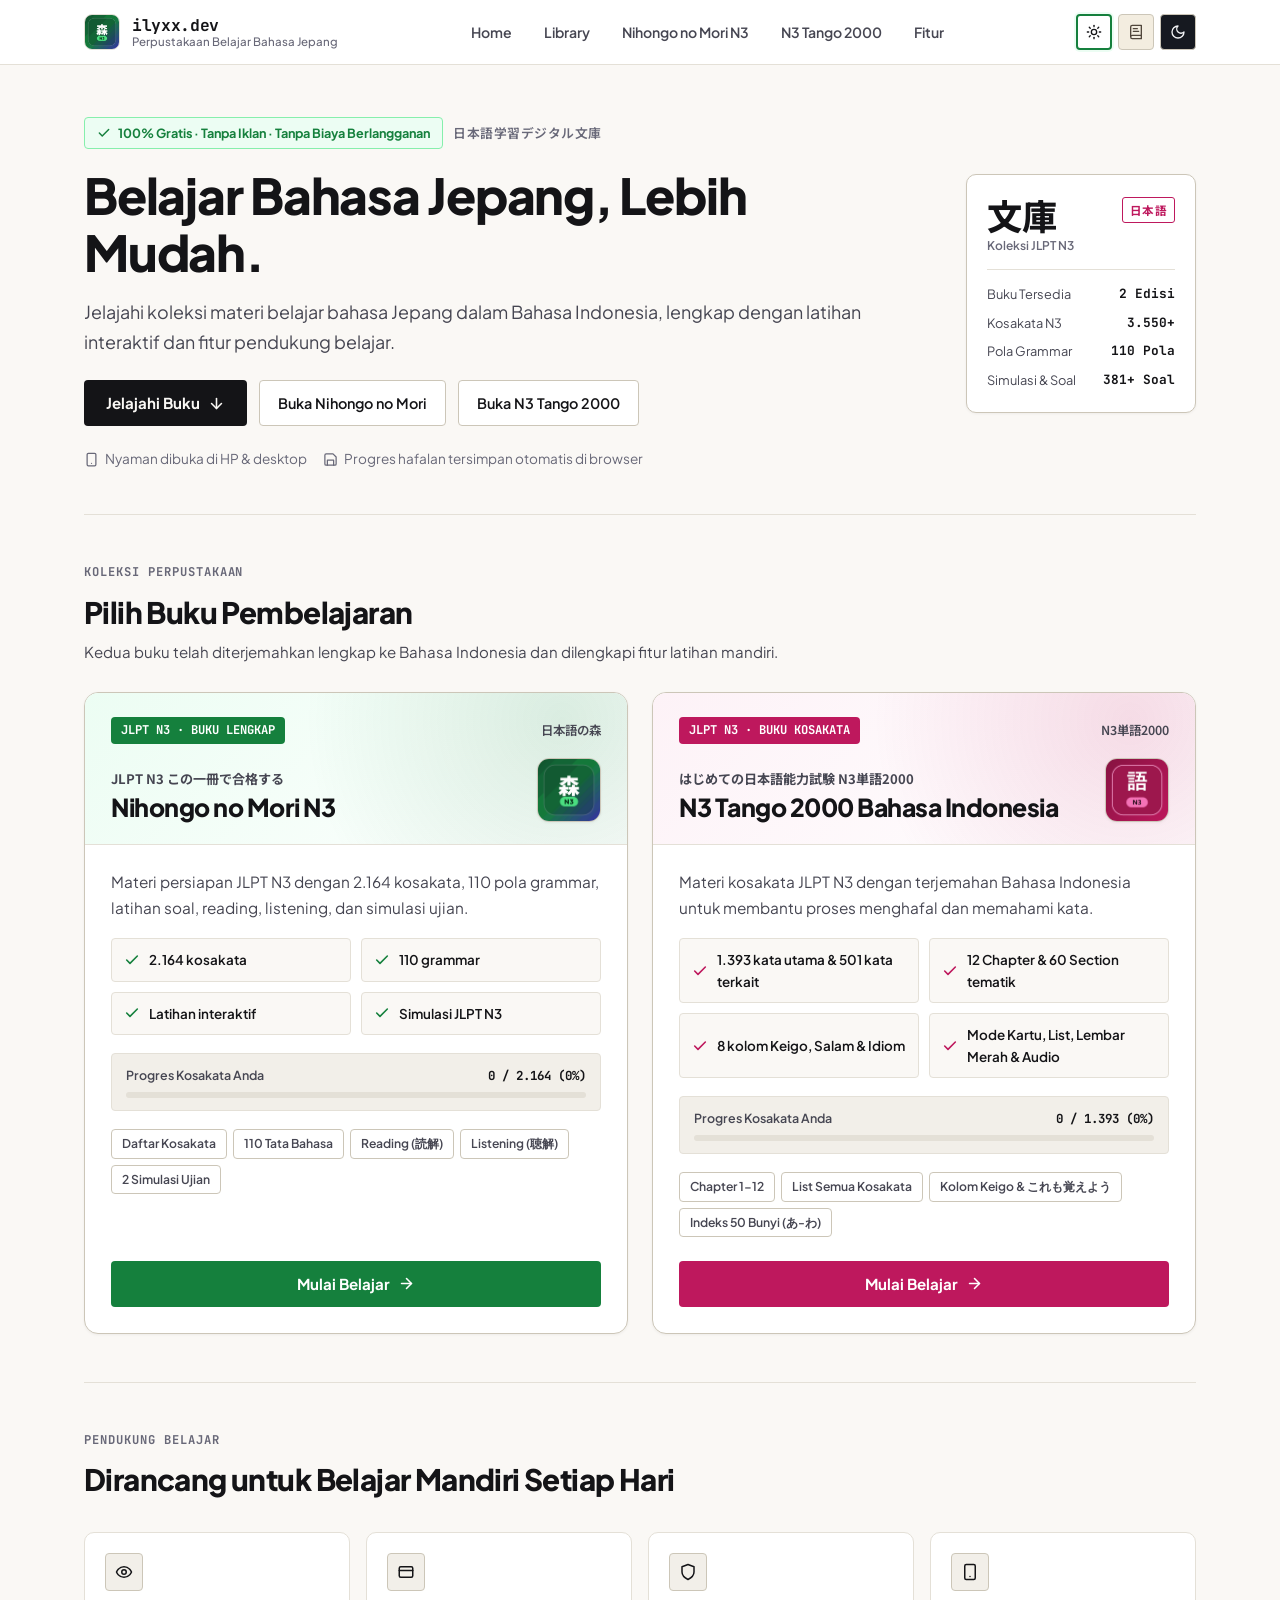
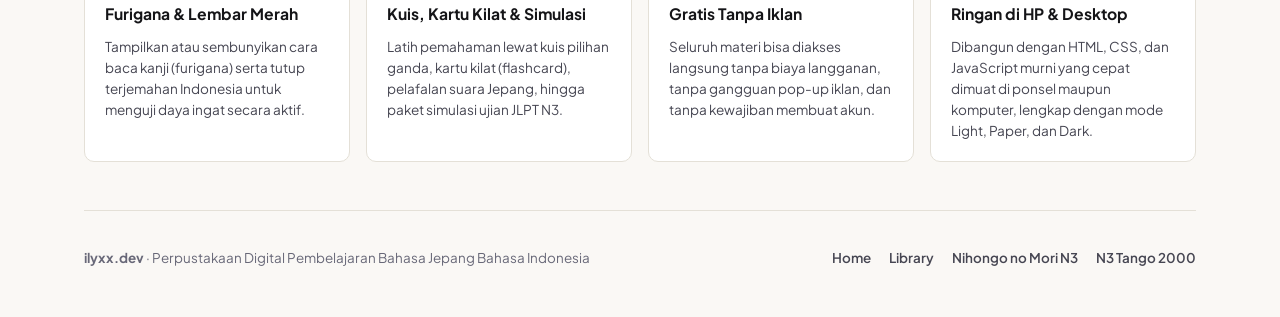
<file: index.html>
<!DOCTYPE html>
<html lang="id" data-theme="light">
<head>
  <!-- Google tag (gtag.js) -->
  <script async src="https://www.googletagmanager.com/gtm.js?id=GTM-WZNWR75Q"></script>
  <script>
    window.dataLayer = window.dataLayer || [];
    function gtag(){dataLayer.push(arguments);}
    gtag('js', new Date());
  </script>
  <meta charset="UTF-8">
  <meta name="viewport" content="width=device-width, initial-scale=1.0">
  <title>ilyxx.dev | Perpustakaan Digital Belajar Bahasa Jepang Bahasa Indonesia</title>
  <meta name="description" content="Jelajahi koleksi materi belajar bahasa Jepang dalam Bahasa Indonesia di ilyxx.dev: Nihongo no Mori JLPT N3 dan N3 Tango 2000, lengkap dengan latihan interaktif, furigana, kuis, dan simulasi ujian.">
  <meta name="theme-color" content="#141417">
  <link rel="icon" type="image/png" sizes="512x512" href="assets/images/logo-icon.png">
  <link rel="apple-touch-icon" href="assets/images/logo-icon.png">
  <meta property="og:type" content="website">
  <meta property="og:site_name" content="ilyxx.dev · Perpustakaan Belajar Bahasa Jepang">
  <meta property="og:url" content="https://ilyxx.dev/">
  <meta property="og:title" content="ilyxx.dev | Belajar Bahasa Jepang, Lebih Mudah.">
  <meta property="og:description" content="Jelajahi koleksi materi belajar bahasa Jepang dalam Bahasa Indonesia, lengkap dengan latihan interaktif dan fitur pendukung belajar. Gratis tanpa iklan.">
  <meta property="og:image" content="https://ilyxx.dev/assets/images/og-banner.png">
  <meta property="og:image:secure_url" content="https://ilyxx.dev/assets/images/og-banner.png">
  <meta property="og:image:type" content="image/png">
  <meta property="og:image:width" content="1200">
  <meta property="og:image:height" content="630">
  <meta property="og:image:alt" content="ilyxx.dev Perpustakaan Digital Belajar Bahasa Jepang">
  <meta property="og:locale" content="id_ID">
  <meta name="twitter:card" content="summary_large_image">
  <meta name="twitter:title" content="ilyxx.dev | Belajar Bahasa Jepang, Lebih Mudah.">
  <meta name="twitter:description" content="Jelajahi koleksi materi belajar bahasa Jepang dalam Bahasa Indonesia, lengkap dengan latihan interaktif dan fitur pendukung belajar.">
  <meta name="twitter:image" content="https://ilyxx.dev/assets/images/og-banner.png">
  <link rel="preconnect" href="https://fonts.googleapis.com">
  <link rel="preconnect" href="https://fonts.gstatic.com" crossorigin>
  <link href="https://fonts.googleapis.com/css2?family=JetBrains+Mono:wght@400;500;600;700&family=Noto+Sans+JP:wght@400;500;700;800&family=Plus+Jakarta+Sans:wght@400;500;600;700;800&display=swap" rel="stylesheet">
  <script>
    (function () {
      try {
        var t = localStorage.getItem("jlpt_n3_theme");
        if (t === "paper" || t === "dark" || t === "light") {
          document.documentElement.setAttribute("data-theme", t);
        }
      } catch (_) {}
    })();
  </script>
  <style>
    :root,
    [data-theme="light"] {
      --bg: #FAF8F5;
      --surface: #FFFFFF;
      --surface-subtle: #F2EFE9;
      --surface-hover: #EAE5DC;
      --ink: #141417;
      --ink-secondary: #464652;
      --ink-muted: #686878;
      --border: #E4E0D7;
      --border-strong: #CCC6B8;

      --mori: #15803D;
      --mori-hover: #166534;
      --mori-soft: #ECFDF3;
      --mori-border: #86EFAC;

      --tango: #BE185D;
      --tango-hover: #9D174D;
      --tango-soft: #FDF2F7;
      --tango-border: #F9A8D4;

      --accent: #141417;
      --on-accent: #FFFFFF;

      --shadow-sm: 0 1px 3px rgba(20, 20, 23, 0.05);
      --shadow-md: 0 10px 28px -6px rgba(20, 20, 23, 0.08);
      --shadow-lg: 0 22px 48px -12px rgba(20, 20, 23, 0.14);

      --font-sans: "Plus Jakarta Sans", -apple-system, BlinkMacSystemFont, "Segoe UI", Roboto, sans-serif;
      --font-jp: "Noto Sans JP", "Hiragino Kaku Gothic ProN", "Yu Gothic UI", "Meiryo", sans-serif;
      --font-mono: "JetBrains Mono", ui-monospace, SFMono-Regular, Consolas, monospace;

      --radius-sm: 4px;
      --radius-md: 10px;
      --radius-lg: 14px;
      --t-fast: 160ms cubic-bezier(0.22, 1, 0.36, 1);
      --t-med: 260ms cubic-bezier(0.22, 1, 0.36, 1);
    }

    [data-theme="paper"] {
      --bg: #F3EDE0;
      --surface: #FCF9F2;
      --surface-subtle: #EBE2D0;
      --surface-hover: #E1D6C0;
      --ink: #1F1C18;
      --ink-secondary: #51473C;
      --ink-muted: #6E6153;
      --border: #DDD2BE;
      --border-strong: #C4B59B;

      --mori: #166534;
      --mori-hover: #14532D;
      --mori-soft: #E6F4EA;
      --mori-border: #86EFAC;

      --tango: #A61B52;
      --tango-hover: #881342;
      --tango-soft: #F7E6EC;
      --tango-border: #F472B6;

      --accent: #1F1C18;
      --on-accent: #FCF9F2;
    }

    [data-theme="dark"] {
      --bg: #0E1014;
      --surface: #161920;
      --surface-subtle: #1D212A;
      --surface-hover: #252A36;
      --ink: #F3F4F6;
      --ink-secondary: #B6BCC8;
      --ink-muted: #8E96A6;
      --border: #262B37;
      --border-strong: #383F50;

      --mori: #22C55E;
      --mori-hover: #4ADE80;
      --mori-soft: rgba(34, 197, 94, 0.14);
      --mori-border: rgba(74, 222, 128, 0.38);

      --tango: #F472B6;
      --tango-hover: #F9A8D4;
      --tango-soft: rgba(244, 114, 182, 0.15);
      --tango-border: rgba(244, 114, 182, 0.38);

      --accent: #F3F4F6;
      --on-accent: #0E1014;
      --shadow-sm: 0 1px 3px rgba(0, 0, 0, 0.35);
      --shadow-md: 0 12px 32px -6px rgba(0, 0, 0, 0.55);
      --shadow-lg: 0 24px 52px -12px rgba(0, 0, 0, 0.7);
    }

    *, *::before, *::after { box-sizing: border-box; }

    html {
      font-size: 16px;
      scroll-behavior: smooth;
      -webkit-text-size-adjust: 100%;
    }

    body {
      margin: 0;
      background: var(--bg);
      color: var(--ink);
      font-family: var(--font-sans);
      line-height: 1.6;
      overflow-x: clip;
      transition: background var(--t-med), color var(--t-med);
    }

    a { color: inherit; text-decoration: none; }
    button { font-family: inherit; color: inherit; cursor: pointer; }

    :focus-visible {
      outline: 2px solid var(--mori);
      outline-offset: 2px;
    }

    .skip-link {
      position: fixed;
      top: -100px;
      left: 16px;
      z-index: 999;
      padding: 10px 16px;
      background: var(--ink);
      color: var(--bg);
      border-radius: var(--radius-sm);
      font-weight: 700;
      transition: top var(--t-fast);
    }
    .skip-link:focus { top: 12px; }

    /* ---------- Top Navbar ---------- */
    .navbar {
      position: sticky;
      top: 0;
      z-index: 100;
      background: var(--surface);
      border-bottom: 1px solid var(--border);
    }

    .navbar-inner {
      max-width: 1160px;
      margin: 0 auto;
      height: 64px;
      padding: 0 24px;
      display: flex;
      align-items: center;
      justify-content: space-between;
      gap: 16px;
    }

    .brand {
      display: inline-flex;
      align-items: center;
      gap: 12px;
    }

    .brand-logo {
      width: 36px;
      height: 36px;
      border-radius: 8px;
      object-fit: cover;
      border: 1px solid var(--border);
      flex-shrink: 0;
    }

    .brand-text {
      display: flex;
      flex-direction: column;
      line-height: 1.15;
    }

    .brand-name {
      font-family: var(--font-mono);
      font-size: 1.02rem;
      font-weight: 700;
      letter-spacing: -0.02em;
    }

    .brand-tag {
      font-size: 0.72rem;
      color: var(--ink-muted);
      font-weight: 500;
    }

    .nav-links {
      display: flex;
      align-items: center;
      gap: 6px;
    }

    .nav-item {
      display: inline-flex;
      align-items: center;
      gap: 6px;
      height: 38px;
      padding: 0 13px;
      border-radius: var(--radius-sm);
      font-size: 0.88rem;
      font-weight: 600;
      color: var(--ink-secondary);
      transition: background var(--t-fast), color var(--t-fast);
    }
    .nav-item:hover {
      background: var(--surface-subtle);
      color: var(--ink);
    }

    .nav-right {
      display: flex;
      align-items: center;
      gap: 10px;
    }

    .theme-squares {
      display: inline-flex;
      align-items: center;
      gap: 6px;
    }

    .square-mode-btn {
      width: 36px;
      height: 36px;
      padding: 0;
      display: inline-flex;
      align-items: center;
      justify-content: center;
      border: 1px solid var(--border-strong);
      border-radius: var(--radius-sm);
      background: var(--surface);
      color: var(--ink-secondary);
      transition: border-color var(--t-fast), transform var(--t-fast);
    }
    .square-mode-btn[data-set-theme="light"] { background: #FFFFFF; color: #141417; }
    .square-mode-btn[data-set-theme="paper"] { background: #F3EDE0; color: #51473C; }
    .square-mode-btn[data-set-theme="dark"] { background: #161920; color: #F3F4F6; }
    .square-mode-btn:hover { border-color: var(--ink); }
    .square-mode-btn[aria-pressed="true"] {
      border: 2px solid var(--mori);
      box-shadow: 0 0 0 2px var(--mori-soft);
    }

    .mobile-menu-btn {
      display: none;
      width: 38px;
      height: 38px;
      align-items: center;
      justify-content: center;
      border: 1px solid var(--border-strong);
      border-radius: var(--radius-sm);
      background: var(--surface);
    }

    .mobile-nav-drawer {
      display: none;
      padding: 12px 20px 18px;
      background: var(--surface);
      border-bottom: 1px solid var(--border);
      flex-direction: column;
      gap: 6px;
    }
    .mobile-nav-drawer.is-open { display: flex; }

    /* ---------- Main Container ---------- */
    .container {
      max-width: 1160px;
      margin: 0 auto;
      padding: 0 24px;
    }

    /* ---------- Hero Section ---------- */
    .hero {
      padding: 52px 0 44px;
      border-bottom: 1px solid var(--border);
    }

    .hero-grid {
      display: grid;
      grid-template-columns: 1fr auto;
      align-items: center;
      gap: 36px;
    }

    .hero-meta-row {
      display: flex;
      flex-wrap: wrap;
      align-items: center;
      gap: 10px;
      margin-bottom: 18px;
    }

    .badge-free {
      display: inline-flex;
      align-items: center;
      gap: 7px;
      padding: 5px 12px;
      border-radius: var(--radius-sm);
      background: var(--mori-soft);
      border: 1px solid var(--mori-border);
      color: var(--mori);
      font-size: 0.79rem;
      font-weight: 700;
    }

    .badge-jp {
      font-family: var(--font-jp);
      font-size: 0.8rem;
      font-weight: 600;
      color: var(--ink-muted);
      letter-spacing: 0.04em;
    }

    .hero-title {
      margin: 0 0 16px;
      font-size: clamp(2rem, 4.2vw, 3.1rem);
      font-weight: 800;
      line-height: 1.15;
      letter-spacing: -0.025em;
      color: var(--ink);
    }

    .hero-sub {
      margin: 0 0 24px;
      max-width: 62ch;
      font-size: clamp(1rem, 1.5vw, 1.12rem);
      color: var(--ink-secondary);
      line-height: 1.65;
    }

    .hero-actions {
      display: flex;
      flex-wrap: wrap;
      align-items: center;
      gap: 12px;
      margin-bottom: 22px;
    }

    .btn-primary {
      display: inline-flex;
      align-items: center;
      justify-content: center;
      gap: 8px;
      height: 46px;
      padding: 0 22px;
      border-radius: var(--radius-sm);
      background: var(--ink);
      color: var(--bg);
      font-size: 0.94rem;
      font-weight: 700;
      transition: opacity var(--t-fast), transform var(--t-fast);
    }
    .btn-primary:hover {
      opacity: 0.9;
      transform: translateY(-1px);
    }

    .btn-outline {
      display: inline-flex;
      align-items: center;
      justify-content: center;
      gap: 8px;
      height: 46px;
      padding: 0 18px;
      border-radius: var(--radius-sm);
      border: 1px solid var(--border-strong);
      background: var(--surface);
      color: var(--ink);
      font-size: 0.9rem;
      font-weight: 600;
      transition: border-color var(--t-fast), background var(--t-fast);
    }
    .btn-outline:hover {
      border-color: var(--ink);
      background: var(--surface-subtle);
    }

    .hero-notice {
      margin: 0;
      font-size: 0.85rem;
      color: var(--ink-muted);
      display: flex;
      flex-wrap: wrap;
      align-items: center;
      gap: 16px;
    }
    .hero-notice-item {
      display: inline-flex;
      align-items: center;
      gap: 6px;
    }

    /* Editorial Japanese Stamp Panel on Right of Hero */
    .hero-stamp {
      display: flex;
      flex-direction: column;
      justify-content: space-between;
      width: 230px;
      padding: 22px 20px;
      background: var(--surface);
      border: 1px solid var(--border-strong);
      border-radius: var(--radius-md);
      box-shadow: var(--shadow-sm);
    }

    .stamp-top {
      display: flex;
      align-items: flex-start;
      justify-content: space-between;
      gap: 10px;
      padding-bottom: 14px;
      border-bottom: 1px solid var(--border);
    }

    .stamp-kanji {
      font-family: var(--font-jp);
      font-size: 2.2rem;
      font-weight: 800;
      line-height: 1;
      color: var(--ink);
    }

    .stamp-seal {
      padding: 3px 7px;
      border: 1.5px solid var(--tango);
      border-radius: 3px;
      color: var(--tango);
      font-family: var(--font-jp);
      font-size: 0.72rem;
      font-weight: 700;
      letter-spacing: 0.04em;
    }

    .stamp-stats {
      display: flex;
      flex-direction: column;
      gap: 8px;
      margin-top: 14px;
      font-size: 0.8rem;
    }

    .stamp-stat-row {
      display: flex;
      justify-content: space-between;
      color: var(--ink-secondary);
    }
    .stamp-stat-row strong {
      font-family: var(--font-mono);
      color: var(--ink);
    }

    /* ---------- Library Section ---------- */
    .section-block {
      padding: 48px 0;
      border-bottom: 1px solid var(--border);
    }

    .section-head {
      display: flex;
      flex-wrap: wrap;
      align-items: flex-end;
      justify-content: space-between;
      gap: 16px;
      margin-bottom: 28px;
    }

    .section-kicker {
      font-family: var(--font-mono);
      font-size: 0.76rem;
      font-weight: 700;
      text-transform: uppercase;
      letter-spacing: 0.08em;
      color: var(--ink-muted);
      margin-bottom: 6px;
    }

    .section-title {
      margin: 0;
      font-size: clamp(1.4rem, 2.5vw, 1.85rem);
      font-weight: 800;
      letter-spacing: -0.02em;
    }

    .section-sub {
      margin: 4px 0 0;
      font-size: 0.94rem;
      color: var(--ink-secondary);
    }

    .library-grid {
      display: grid;
      grid-template-columns: repeat(2, minmax(0, 1fr));
      gap: 24px;
    }

    .book-card {
      display: flex;
      flex-direction: column;
      background: var(--surface);
      border: 1px solid var(--border-strong);
      border-radius: var(--radius-lg);
      overflow: hidden;
      box-shadow: var(--shadow-sm);
      transition: transform var(--t-med), box-shadow var(--t-med), border-color var(--t-fast);
    }

    .book-card:hover {
      transform: translateY(-3px);
      box-shadow: var(--shadow-lg);
    }

    .book-card-mori:hover { border-color: var(--mori); }
    .book-card-tango:hover { border-color: var(--tango); }

    /* Original Abstract Book Cover Artwork */
    .book-cover {
      position: relative;
      padding: 24px 26px 22px;
      border-bottom: 1px solid var(--border);
      overflow: hidden;
    }

    .book-cover-mori {
      background:
        radial-gradient(circle at 88% 18%, rgba(21, 128, 61, 0.14), transparent 52%),
        linear-gradient(135deg, var(--mori-soft) 0%, var(--surface) 100%);
    }

    .book-cover-tango {
      background:
        radial-gradient(circle at 88% 18%, rgba(190, 24, 93, 0.14), transparent 52%),
        linear-gradient(135deg, var(--tango-soft) 0%, var(--surface) 100%);
    }

    .cover-top-row {
      display: flex;
      align-items: center;
      justify-content: space-between;
      gap: 10px;
      margin-bottom: 14px;
      position: relative;
      z-index: 1;
    }

    .cover-level-pill {
      display: inline-flex;
      align-items: center;
      gap: 6px;
      padding: 4px 10px;
      border-radius: var(--radius-sm);
      font-family: var(--font-mono);
      font-size: 0.76rem;
      font-weight: 700;
    }

    .pill-mori {
      background: var(--mori);
      color: #FFFFFF;
    }

    .pill-tango {
      background: var(--tango);
      color: #FFFFFF;
    }

    .cover-edition {
      font-family: var(--font-jp);
      font-size: 0.78rem;
      font-weight: 600;
      color: var(--ink-secondary);
    }

    .cover-art-layout {
      display: flex;
      align-items: flex-end;
      justify-content: space-between;
      gap: 16px;
      position: relative;
      z-index: 1;
    }

    .cover-jp-kicker {
      font-family: var(--font-jp);
      font-size: 0.82rem;
      font-weight: 700;
      color: var(--ink-secondary);
      margin-bottom: 4px;
    }

    .cover-main-title {
      margin: 0;
      font-size: 1.55rem;
      font-weight: 800;
      line-height: 1.2;
      letter-spacing: -0.02em;
      color: var(--ink);
    }

    .cover-monogram {
      width: 64px;
      height: 64px;
      flex-shrink: 0;
      border-radius: 12px;
      display: flex;
      flex-direction: column;
      align-items: center;
      justify-content: center;
      font-family: var(--font-jp);
      border: 1px solid var(--border-strong);
      background: var(--surface);
      box-shadow: var(--shadow-sm);
    }

    .cover-monogram-kanji {
      font-size: 1.45rem;
      font-weight: 800;
      line-height: 1.05;
    }
    .cover-monogram-sub {
      font-family: var(--font-mono);
      font-size: 0.66rem;
      font-weight: 700;
      color: var(--ink-muted);
    }

    /* Card Body */
    .book-body {
      padding: 24px 26px 26px;
      display: flex;
      flex-direction: column;
      flex: 1;
      gap: 18px;
    }

    .book-desc {
      margin: 0;
      font-size: 0.96rem;
      color: var(--ink-secondary);
      line-height: 1.65;
    }

    .highlights-grid {
      display: grid;
      grid-template-columns: repeat(2, minmax(0, 1fr));
      gap: 10px;
    }

    .highlight-item {
      display: flex;
      align-items: center;
      gap: 9px;
      padding: 10px 12px;
      border-radius: var(--radius-sm);
      background: var(--bg);
      border: 1px solid var(--border);
      font-size: 0.84rem;
      font-weight: 600;
      color: var(--ink);
    }

    .hl-dot-mori { color: var(--mori); flex-shrink: 0; }
    .hl-dot-tango { color: var(--tango); flex-shrink: 0; }

    /* Live Browser Progress Box inside Book Card */
    .book-progress-box {
      padding: 12px 14px;
      border-radius: var(--radius-sm);
      background: var(--surface-subtle);
      border: 1px solid var(--border);
      display: flex;
      flex-direction: column;
      gap: 6px;
    }

    .book-progress-top {
      display: flex;
      justify-content: space-between;
      align-items: baseline;
      font-size: 0.78rem;
    }

    .book-progress-label {
      font-weight: 600;
      color: var(--ink-secondary);
    }

    .book-progress-val {
      font-family: var(--font-mono);
      font-weight: 700;
      color: var(--ink);
    }

    .book-progress-track {
      height: 6px;
      border-radius: 999px;
      background: var(--border);
      overflow: hidden;
    }

    .book-progress-fill-mori {
      height: 100%;
      width: 0%;
      background: var(--mori);
      border-radius: 999px;
      transition: width 300ms ease;
    }

    .book-progress-fill-tango {
      height: 100%;
      width: 0%;
      background: var(--tango);
      border-radius: 999px;
      transition: width 300ms ease;
    }

    .book-quick-links {
      display: flex;
      flex-wrap: wrap;
      gap: 6px;
    }

    .quick-chip {
      padding: 4px 10px;
      border-radius: var(--radius-sm);
      border: 1px solid var(--border-strong);
      background: var(--surface);
      font-size: 0.76rem;
      font-weight: 600;
      color: var(--ink-secondary);
      transition: border-color var(--t-fast), color var(--t-fast);
    }
    .quick-chip:hover {
      border-color: var(--ink);
      color: var(--ink);
    }

    .book-footer {
      margin-top: auto;
      padding-top: 6px;
      display: flex;
      align-items: center;
      gap: 12px;
    }

    .btn-book {
      flex: 1;
      height: 46px;
      display: inline-flex;
      align-items: center;
      justify-content: center;
      gap: 8px;
      border-radius: var(--radius-sm);
      font-size: 0.94rem;
      font-weight: 700;
      color: #FFFFFF;
      transition: background var(--t-fast), transform var(--t-fast);
    }
    .btn-book:hover { transform: translateY(-1px); }

    .btn-book-mori { background: #15803D; }
    .btn-book-mori:hover { background: #166534; }

    .btn-book-tango { background: #BE185D; }
    .btn-book-tango:hover { background: #9D174D; }

    /* ---------- Features Section ---------- */
    .features-grid {
      display: grid;
      grid-template-columns: repeat(4, minmax(0, 1fr));
      gap: 16px;
    }

    .feature-card {
      padding: 20px;
      background: var(--surface);
      border: 1px solid var(--border);
      border-radius: var(--radius-md);
      display: flex;
      flex-direction: column;
      gap: 10px;
    }

    .feature-icon {
      width: 38px;
      height: 38px;
      border-radius: var(--radius-sm);
      background: var(--surface-subtle);
      border: 1px solid var(--border-strong);
      display: inline-flex;
      align-items: center;
      justify-content: center;
      color: var(--ink);
    }

    .feature-title {
      margin: 0;
      font-size: 0.98rem;
      font-weight: 700;
    }

    .feature-desc {
      margin: 0;
      font-size: 0.85rem;
      color: var(--ink-secondary);
      line-height: 1.55;
    }

    /* ---------- Footer ---------- */
    .footer {
      padding: 36px 0 48px;
      color: var(--ink-muted);
      font-size: 0.84rem;
    }

    .footer-inner {
      display: flex;
      flex-wrap: wrap;
      align-items: center;
      justify-content: space-between;
      gap: 16px;
    }

    .footer-links {
      display: flex;
      flex-wrap: wrap;
      gap: 18px;
      font-weight: 600;
      color: var(--ink-secondary);
    }
    .footer-links a:hover {
      color: var(--ink);
      text-decoration: underline;
    }

    /* ---------- Responsive ---------- */
    @media (max-width: 960px) {
      .hero-grid { grid-template-columns: 1fr; }
      .hero-stamp { width: 100%; flex-direction: row; align-items: center; gap: 20px; }
      .stamp-top { border-bottom: none; padding-bottom: 0; }
      .stamp-stats { margin-top: 0; flex: 1; }
      .library-grid { grid-template-columns: 1fr; }
      .features-grid { grid-template-columns: repeat(2, minmax(0, 1fr)); }
    }

    @media (max-width: 680px) {
      .navbar-inner { padding: 0 16px; }
      .container { padding: 0 16px; }
      .nav-links { display: none; }
      .mobile-menu-btn { display: inline-flex; }
      .hero { padding: 34px 0 32px; }
      .hero-stamp { flex-direction: column; align-items: stretch; }
      .highlights-grid { grid-template-columns: 1fr; }
      .features-grid { grid-template-columns: 1fr; }
      .book-cover, .book-body { padding: 20px 18px; }
    }

    @media (prefers-reduced-motion: reduce) {
      *, *::before, *::after {
        transition-duration: 0.01ms !important;
        animation-duration: 0.01ms !important;
        scroll-behavior: auto !important;
      }
    }
  </style>
</head>
<body id="home">
  <a href="#main-content" class="skip-link">Langsung ke isi utama</a>

  <!-- Navbar -->
  <header class="navbar" role="banner">
    <div class="navbar-inner">
      <a href="#home" class="brand" aria-label="Beranda ilyxx.dev">
        <img src="assets/images/logo-icon.png" alt="Logo ilyxx.dev" class="brand-logo" width="36" height="36">
        <span class="brand-text">
          <span class="brand-name">ilyxx.dev</span>
          <span class="brand-tag">Perpustakaan Belajar Bahasa Jepang</span>
        </span>
      </a>

      <nav class="nav-links" aria-label="Navigasi utama">
        <a href="#home" class="nav-item">Home</a>
        <a href="#library" class="nav-item">Library</a>
        <a href="nihongo-no-mori/" class="nav-item" data-book-link="nihongo-no-mori/">Nihongo no Mori N3</a>
        <a href="n3-tango/" class="nav-item" data-book-link="n3-tango/">N3 Tango 2000</a>
        <a href="#fitur" class="nav-item">Fitur</a>
      </nav>

      <div class="nav-right">
        <div class="theme-squares" role="group" aria-label="Pilih mode tampilan">
          <button type="button" class="square-mode-btn" data-set-theme="light" aria-pressed="true" aria-label="Mode Light (Terang)" title="Mode Light (Terang)">
            <svg width="16" height="16" viewBox="0 0 24 24" fill="none" stroke="currentColor" stroke-width="2" stroke-linecap="round" stroke-linejoin="round" aria-hidden="true"><circle cx="12" cy="12" r="4"/><path d="M12 2v2"/><path d="M12 20v2"/><path d="m4.93 4.93 1.41 1.41"/><path d="m17.66 17.66 1.41 1.41"/><path d="M2 12h2"/><path d="M20 12h2"/><path d="m6.34 17.66-1.41 1.41"/><path d="m19.07 4.93-1.41 1.41"/></svg>
          </button>
          <button type="button" class="square-mode-btn" data-set-theme="paper" aria-pressed="false" aria-label="Mode Paper (Kertas)" title="Mode Paper (Kertas)">
            <svg width="16" height="16" viewBox="0 0 24 24" fill="none" stroke="currentColor" stroke-width="2" stroke-linecap="round" stroke-linejoin="round" aria-hidden="true"><path d="M4 19.5v-15A2.5 2.5 0 0 1 6.5 2H20v20H6.5a2.5 2.5 0 0 1 0-5H20"/><path d="M8 7h6"/><path d="M8 11h8"/></svg>
          </button>
          <button type="button" class="square-mode-btn" data-set-theme="dark" aria-pressed="false" aria-label="Mode Dark (Gelap)" title="Mode Dark (Gelap)">
            <svg width="16" height="16" viewBox="0 0 24 24" fill="none" stroke="currentColor" stroke-width="2" stroke-linecap="round" stroke-linejoin="round" aria-hidden="true"><path d="M12 3a6 6 0 0 0 9 9 9 9 0 1 1-9-9Z"/></svg>
          </button>
        </div>

        <button type="button" class="mobile-menu-btn" id="btn-mobile-menu" aria-label="Buka menu navigasi" aria-expanded="false" aria-controls="mobile-nav-drawer">
          <svg width="18" height="18" viewBox="0 0 24 24" fill="none" stroke="currentColor" stroke-width="2" stroke-linecap="round" stroke-linejoin="round" aria-hidden="true"><line x1="3" y1="6" x2="21" y2="6"/><line x1="3" y1="12" x2="21" y2="12"/><line x1="3" y1="18" x2="21" y2="18"/></svg>
        </button>
      </div>
    </div>

    <nav class="mobile-nav-drawer" id="mobile-nav-drawer" aria-label="Navigasi seluler">
      <a href="#home" class="nav-item">Home</a>
      <a href="#library" class="nav-item">Library (Koleksi Buku)</a>
      <a href="nihongo-no-mori/" class="nav-item" data-book-link="nihongo-no-mori/">Buku 1: Nihongo no Mori N3</a>
      <a href="n3-tango/" class="nav-item" data-book-link="n3-tango/">Buku 2: N3 Tango 2000 Bahasa Indonesia</a>
      <a href="#fitur" class="nav-item">Fitur Pembelajaran</a>
    </nav>
  </header>

  <!-- Main Content -->
  <main id="main-content" class="container">
    <!-- Hero Section -->
    <section class="hero" aria-labelledby="hero-heading">
      <div class="hero-grid">
        <div>
          <div class="hero-meta-row">
            <span class="badge-free">
              <svg width="14" height="14" viewBox="0 0 24 24" fill="none" stroke="currentColor" stroke-width="2.5" stroke-linecap="round" stroke-linejoin="round" aria-hidden="true"><polyline points="20 6 9 17 4 12"/></svg>
              <span>100% Gratis &middot; Tanpa Iklan &middot; Tanpa Biaya Berlangganan</span>
            </span>
            <span class="badge-jp">日本語学習デジタル文庫</span>
          </div>

          <h1 id="hero-heading" class="hero-title">Belajar Bahasa Jepang, Lebih Mudah.</h1>
          <p class="hero-sub">
            Jelajahi koleksi materi belajar bahasa Jepang dalam Bahasa Indonesia, lengkap dengan latihan interaktif dan fitur pendukung belajar.
          </p>

          <div class="hero-actions">
            <a href="#library" class="btn-primary">
              <span>Jelajahi Buku</span>
              <svg width="17" height="17" viewBox="0 0 24 24" fill="none" stroke="currentColor" stroke-width="2.2" stroke-linecap="round" stroke-linejoin="round" aria-hidden="true"><line x1="12" y1="5" x2="12" y2="19"/><polyline points="19 12 12 19 5 12"/></svg>
            </a>
            <a href="nihongo-no-mori/" class="btn-outline" data-book-link="nihongo-no-mori/">Buka Nihongo no Mori</a>
            <a href="n3-tango/" class="btn-outline" data-book-link="n3-tango/">Buka N3 Tango 2000</a>
          </div>

          <div class="hero-notice">
            <span class="hero-notice-item">
              <svg width="15" height="15" viewBox="0 0 24 24" fill="none" stroke="currentColor" stroke-width="2" stroke-linecap="round" stroke-linejoin="round" aria-hidden="true"><rect x="5" y="2" width="14" height="20" rx="2"/><line x1="12" y1="18" x2="12.01" y2="18"/></svg>
              <span>Nyaman dibuka di HP &amp; desktop</span>
            </span>
            <span class="hero-notice-item">
              <svg width="15" height="15" viewBox="0 0 24 24" fill="none" stroke="currentColor" stroke-width="2" stroke-linecap="round" stroke-linejoin="round" aria-hidden="true"><path d="M19 21H5a2 2 0 0 1-2-2V5a2 2 0 0 1 2-2h11l5 5v11a2 2 0 0 1-2 2z"/><polyline points="17 21 17 13 7 13 7 21"/></svg>
              <span>Progres hafalan tersimpan otomatis di browser</span>
            </span>
          </div>
        </div>

        <aside class="hero-stamp" aria-label="Ringkasan koleksi">
          <div class="stamp-top">
            <div>
              <div class="stamp-kanji">文庫</div>
              <div style="font-size:0.75rem;color:var(--ink-muted);margin-top:4px;font-weight:600">Koleksi JLPT N3</div>
            </div>
            <span class="stamp-seal">日本語</span>
          </div>
          <div class="stamp-stats">
            <div class="stamp-stat-row"><span>Buku Tersedia</span><strong>2 Edisi</strong></div>
            <div class="stamp-stat-row"><span>Kosakata N3</span><strong>3.550+</strong></div>
            <div class="stamp-stat-row"><span>Pola Grammar</span><strong>110 Pola</strong></div>
            <div class="stamp-stat-row"><span>Simulasi &amp; Soal</span><strong>381+ Soal</strong></div>
          </div>
        </aside>
      </div>
    </section>

    <!-- Library Section -->
    <section id="library" class="section-block" aria-labelledby="library-heading">
      <div class="section-head">
        <div>
          <div class="section-kicker">Koleksi Perpustakaan</div>
          <h2 id="library-heading" class="section-title">Pilih Buku Pembelajaran</h2>
          <p class="section-sub">Kedua buku telah diterjemahkan lengkap ke Bahasa Indonesia dan dilengkapi fitur latihan mandiri.</p>
        </div>
      </div>

      <div class="library-grid">
        <!-- CARD 1: Nihongo no Mori N3 -->
        <article class="book-card book-card-mori">
          <div class="book-cover book-cover-mori">
            <div class="cover-top-row">
              <span class="cover-level-pill pill-mori">JLPT N3 &middot; BUKU LENGKAP</span>
              <span class="cover-edition">日本語の森</span>
            </div>
            <div class="cover-art-layout">
              <div>
                <div class="cover-jp-kicker">JLPT N3 この一冊で合格する</div>
                <h3 class="cover-main-title">Nihongo no Mori N3</h3>
              </div>
              <img src="assets/images/logo-icon.png" alt="Logo Nihongo no Mori N3" class="cover-monogram" width="64" height="64" loading="lazy">
            </div>
          </div>

          <div class="book-body">
            <p class="book-desc">
              Materi persiapan JLPT N3 dengan 2.164 kosakata, 110 pola grammar, latihan soal, reading, listening, dan simulasi ujian.
            </p>

            <div class="highlights-grid" aria-label="Fitur utama Nihongo no Mori N3">
              <div class="highlight-item">
                <svg class="hl-dot-mori" width="16" height="16" viewBox="0 0 24 24" fill="none" stroke="currentColor" stroke-width="2.4" stroke-linecap="round" stroke-linejoin="round" aria-hidden="true"><polyline points="20 6 9 17 4 12"/></svg>
                <span>2.164 kosakata</span>
              </div>
              <div class="highlight-item">
                <svg class="hl-dot-mori" width="16" height="16" viewBox="0 0 24 24" fill="none" stroke="currentColor" stroke-width="2.4" stroke-linecap="round" stroke-linejoin="round" aria-hidden="true"><polyline points="20 6 9 17 4 12"/></svg>
                <span>110 grammar</span>
              </div>
              <div class="highlight-item">
                <svg class="hl-dot-mori" width="16" height="16" viewBox="0 0 24 24" fill="none" stroke="currentColor" stroke-width="2.4" stroke-linecap="round" stroke-linejoin="round" aria-hidden="true"><polyline points="20 6 9 17 4 12"/></svg>
                <span>Latihan interaktif</span>
              </div>
              <div class="highlight-item">
                <svg class="hl-dot-mori" width="16" height="16" viewBox="0 0 24 24" fill="none" stroke="currentColor" stroke-width="2.4" stroke-linecap="round" stroke-linejoin="round" aria-hidden="true"><polyline points="20 6 9 17 4 12"/></svg>
                <span>Simulasi JLPT N3</span>
              </div>
            </div>

            <div class="book-progress-box">
              <div class="book-progress-top">
                <span class="book-progress-label">Progres Kosakata Anda</span>
                <span class="book-progress-val" id="mori-prog-text">0 / 2.164 (0%)</span>
              </div>
              <div class="book-progress-track" aria-hidden="true">
                <div class="book-progress-fill-mori" id="mori-prog-fill"></div>
              </div>
            </div>

            <div class="book-quick-links" aria-label="Pintasan bab Nihongo no Mori">
              <a href="nihongo-no-mori/?bab=vocab-list" class="quick-chip" data-book-link="nihongo-no-mori/?bab=vocab-list">Daftar Kosakata</a>
              <a href="nihongo-no-mori/?bab=grammar-part-1" class="quick-chip" data-book-link="nihongo-no-mori/?bab=grammar-part-1">110 Tata Bahasa</a>
              <a href="nihongo-no-mori/?bab=reading" class="quick-chip" data-book-link="nihongo-no-mori/?bab=reading">Reading (読解)</a>
              <a href="nihongo-no-mori/?bab=listening" class="quick-chip" data-book-link="nihongo-no-mori/?bab=listening">Listening (聴解)</a>
              <a href="nihongo-no-mori/?bab=mock-exam-1" class="quick-chip" data-book-link="nihongo-no-mori/?bab=mock-exam-1">2 Simulasi Ujian</a>
            </div>

            <div class="book-footer">
              <a href="nihongo-no-mori/" class="btn-book btn-book-mori" data-book-link="nihongo-no-mori/">
                <span>Mulai Belajar</span>
                <svg width="17" height="17" viewBox="0 0 24 24" fill="none" stroke="currentColor" stroke-width="2.2" stroke-linecap="round" stroke-linejoin="round" aria-hidden="true"><line x1="5" y1="12" x2="19" y2="12"/><polyline points="12 5 19 12 12 19"/></svg>
              </a>
            </div>
          </div>
        </article>

        <!-- CARD 2: N3 Tango 2000 Bahasa Indonesia -->
        <article class="book-card book-card-tango">
          <div class="book-cover book-cover-tango">
            <div class="cover-top-row">
              <span class="cover-level-pill pill-tango">JLPT N3 &middot; BUKU KOSAKATA</span>
              <span class="cover-edition">N3単語2000</span>
            </div>
            <div class="cover-art-layout">
              <div>
                <div class="cover-jp-kicker">はじめての日本語能力試験 N3単語2000</div>
                <h3 class="cover-main-title">N3 Tango 2000 Bahasa Indonesia</h3>
              </div>
              <img src="assets/images/tango-icon.png" alt="Logo N3 Tango 2000" class="cover-monogram" width="64" height="64" loading="lazy">
            </div>
          </div>

          <div class="book-body">
            <p class="book-desc">
              Materi kosakata JLPT N3 dengan terjemahan Bahasa Indonesia untuk membantu proses menghafal dan memahami kata.
            </p>

            <div class="highlights-grid" aria-label="Fitur utama N3 Tango 2000 Bahasa Indonesia">
              <div class="highlight-item">
                <svg class="hl-dot-tango" width="16" height="16" viewBox="0 0 24 24" fill="none" stroke="currentColor" stroke-width="2.4" stroke-linecap="round" stroke-linejoin="round" aria-hidden="true"><polyline points="20 6 9 17 4 12"/></svg>
                <span>1.393 kata utama &amp; 501 kata terkait</span>
              </div>
              <div class="highlight-item">
                <svg class="hl-dot-tango" width="16" height="16" viewBox="0 0 24 24" fill="none" stroke="currentColor" stroke-width="2.4" stroke-linecap="round" stroke-linejoin="round" aria-hidden="true"><polyline points="20 6 9 17 4 12"/></svg>
                <span>12 Chapter &amp; 60 Section tematik</span>
              </div>
              <div class="highlight-item">
                <svg class="hl-dot-tango" width="16" height="16" viewBox="0 0 24 24" fill="none" stroke="currentColor" stroke-width="2.4" stroke-linecap="round" stroke-linejoin="round" aria-hidden="true"><polyline points="20 6 9 17 4 12"/></svg>
                <span>8 kolom Keigo, Salam &amp; Idiom</span>
              </div>
              <div class="highlight-item">
                <svg class="hl-dot-tango" width="16" height="16" viewBox="0 0 24 24" fill="none" stroke="currentColor" stroke-width="2.4" stroke-linecap="round" stroke-linejoin="round" aria-hidden="true"><polyline points="20 6 9 17 4 12"/></svg>
                <span>Mode Kartu, List, Lembar Merah &amp; Audio</span>
              </div>
            </div>

            <div class="book-progress-box">
              <div class="book-progress-top">
                <span class="book-progress-label">Progres Kosakata Anda</span>
                <span class="book-progress-val" id="tango-prog-text">0 / 1.393 (0%)</span>
              </div>
              <div class="book-progress-track" aria-hidden="true">
                <div class="book-progress-fill-tango" id="tango-prog-fill"></div>
              </div>
            </div>

            <div class="book-quick-links" aria-label="Pintasan bagian N3 Tango 2000">
              <a href="n3-tango/#ch1" class="quick-chip" data-book-link="n3-tango/#ch1">Chapter 1-12</a>
              <a href="n3-tango/#all" class="quick-chip" data-book-link="n3-tango/#all">List Semua Kosakata</a>
              <a href="n3-tango/#bonus-comm-1" class="quick-chip" data-book-link="n3-tango/#bonus-comm-1">Kolom Keigo &amp; これも覚えよう</a>
              <a href="n3-tango/#index" class="quick-chip" data-book-link="n3-tango/#index">Indeks 50 Bunyi (あ-わ)</a>
            </div>

            <div class="book-footer">
              <a href="n3-tango/" class="btn-book btn-book-tango" data-book-link="n3-tango/">
                <span>Mulai Belajar</span>
                <svg width="17" height="17" viewBox="0 0 24 24" fill="none" stroke="currentColor" stroke-width="2.2" stroke-linecap="round" stroke-linejoin="round" aria-hidden="true"><line x1="5" y1="12" x2="19" y2="12"/><polyline points="12 5 19 12 12 19"/></svg>
              </a>
            </div>
          </div>
        </article>
      </div>
    </section>

    <!-- Features & Platform Highlights Section -->
    <section id="fitur" class="section-block" aria-labelledby="fitur-heading">
      <div class="section-head">
        <div>
          <div class="section-kicker">Pendukung Belajar</div>
          <h2 id="fitur-heading" class="section-title">Dirancang untuk Belajar Mandiri Setiap Hari</h2>
        </div>
      </div>

      <div class="features-grid">
        <div class="feature-card">
          <div class="feature-icon" aria-hidden="true">
            <svg width="18" height="18" viewBox="0 0 24 24" fill="none" stroke="currentColor" stroke-width="2" stroke-linecap="round" stroke-linejoin="round"><path d="M2 12s3-7 10-7 10 7 10 7-3 7-10 7-10-7-10-7Z"/><circle cx="12" cy="12" r="3"/></svg>
          </div>
          <h3 class="feature-title">Furigana &amp; Lembar Merah</h3>
          <p class="feature-desc">Tampilkan atau sembunyikan cara baca kanji (furigana) serta tutup terjemahan Indonesia untuk menguji daya ingat secara aktif.</p>
        </div>

        <div class="feature-card">
          <div class="feature-icon" aria-hidden="true">
            <svg width="18" height="18" viewBox="0 0 24 24" fill="none" stroke="currentColor" stroke-width="2" stroke-linecap="round" stroke-linejoin="round"><rect x="3" y="5" width="18" height="14" rx="2"/><line x1="3" y1="10" x2="21" y2="10"/></svg>
          </div>
          <h3 class="feature-title">Kuis, Kartu Kilat &amp; Simulasi</h3>
          <p class="feature-desc">Latih pemahaman lewat kuis pilihan ganda, kartu kilat (flashcard), pelafalan suara Jepang, hingga paket simulasi ujian JLPT N3.</p>
        </div>

        <div class="feature-card">
          <div class="feature-icon" aria-hidden="true">
            <svg width="18" height="18" viewBox="0 0 24 24" fill="none" stroke="currentColor" stroke-width="2" stroke-linecap="round" stroke-linejoin="round"><path d="M12 22s8-4 8-10V5l-8-3-8 3v7c0 6 8 10 8 10z"/></svg>
          </div>
          <h3 class="feature-title">Gratis Tanpa Iklan</h3>
          <p class="feature-desc">Seluruh materi bisa diakses langsung tanpa biaya langganan, tanpa gangguan pop-up iklan, dan tanpa kewajiban membuat akun.</p>
        </div>

        <div class="feature-card">
          <div class="feature-icon" aria-hidden="true">
            <svg width="18" height="18" viewBox="0 0 24 24" fill="none" stroke="currentColor" stroke-width="2" stroke-linecap="round" stroke-linejoin="round"><rect x="5" y="2" width="14" height="20" rx="2"/><line x1="12" y1="18" x2="12.01" y2="18"/></svg>
          </div>
          <h3 class="feature-title">Ringan di HP &amp; Desktop</h3>
          <p class="feature-desc">Dibangun dengan HTML, CSS, dan JavaScript murni yang cepat dimuat di ponsel maupun komputer, lengkap dengan mode Light, Paper, dan Dark.</p>
        </div>
      </div>
    </section>
  </main>

  <!-- Footer -->
  <footer class="footer" role="contentinfo">
    <div class="container footer-inner">
      <div>
        <strong>ilyxx.dev</strong> &middot; Perpustakaan Digital Pembelajaran Bahasa Jepang Bahasa Indonesia
      </div>
      <nav class="footer-links" aria-label="Tautan bawah">
        <a href="#home">Home</a>
        <a href="#library">Library</a>
        <a href="nihongo-no-mori/" data-book-link="nihongo-no-mori/">Nihongo no Mori N3</a>
        <a href="n3-tango/" data-book-link="n3-tango/">N3 Tango 2000</a>
      </nav>
    </div>
  </footer>

  <script>
    (function () {
      "use strict";

      var LS_THEME = "jlpt_n3_theme";
      var LS_MORI_VOCAB = "jlpt_n3_vocab_checked";
      var LS_TANGO_STATE = "n3_tango_2000_id_v1";

      // 1. Theme Switcher (Light / Paper / Dark) synced across ilyxx.dev
      var themeBtns = document.querySelectorAll("[data-set-theme]");
      function applyTheme(t) {
        if (t !== "light" && t !== "paper" && t !== "dark") t = "light";
        document.documentElement.setAttribute("data-theme", t);
        try { localStorage.setItem(LS_THEME, t); } catch (_) {}
        themeBtns.forEach(function (btn) {
          var active = btn.getAttribute("data-set-theme") === t;
          btn.setAttribute("aria-pressed", active ? "true" : "false");
        });
      }

      var initialTheme = "light";
      try {
        initialTheme = localStorage.getItem(LS_THEME) || "light";
      } catch (_) {}
      applyTheme(initialTheme);

      themeBtns.forEach(function (btn) {
        btn.addEventListener("click", function () {
          applyTheme(btn.getAttribute("data-set-theme"));
        });
      });

      // 2. Mobile Menu Toggle
      var mobileBtn = document.getElementById("btn-mobile-menu");
      var mobileDrawer = document.getElementById("mobile-nav-drawer");
      if (mobileBtn && mobileDrawer) {
        mobileBtn.addEventListener("click", function () {
          var open = mobileDrawer.classList.toggle("is-open");
          mobileBtn.setAttribute("aria-expanded", open ? "true" : "false");
        });
        mobileDrawer.querySelectorAll("a").forEach(function (a) {
          a.addEventListener("click", function () {
            mobileDrawer.classList.remove("is-open");
            mobileBtn.setAttribute("aria-expanded", "false");
          });
        });
      }

      // 3. Read Live Study Progress from localStorage without modifying existing keys
      try {
        var rawMori = localStorage.getItem(LS_MORI_VOCAB);
        if (rawMori) {
          var arrMori = JSON.parse(rawMori);
          if (Array.isArray(arrMori)) {
            var countMori = arrMori.length;
            var pctMori = Math.min(100, Math.round((countMori / 2164) * 100));
            var moriTxt = document.getElementById("mori-prog-text");
            var moriFill = document.getElementById("mori-prog-fill");
            if (moriTxt) moriTxt.textContent = countMori.toLocaleString("id-ID") + " / 2.164 (" + pctMori + "%)";
            if (moriFill) moriFill.style.width = pctMori + "%";
          }
        }
      } catch (_) {}

      try {
        var rawTango = localStorage.getItem(LS_TANGO_STATE);
        if (rawTango) {
          var parsedTango = JSON.parse(rawTango);
          if (parsedTango && parsedTango.known) {
            var countTango = Object.keys(parsedTango.known).length;
            var pctTango = Math.min(100, Math.round((countTango / 1393) * 100));
            var tangoTxt = document.getElementById("tango-prog-text");
            var tangoFill = document.getElementById("tango-prog-fill");
            if (tangoTxt) tangoTxt.textContent = countTango.toLocaleString("id-ID") + " / 1.393 (" + pctTango + "%)";
            if (tangoFill) tangoFill.style.width = pctTango + "%";
          }
        }
      } catch (_) {}

      // 4. Local file:// compatibility helper (keeps clean /nihongo-no-mori/ URLs on GitHub Pages)
      if (window.location.protocol === "file:") {
        document.querySelectorAll("a[data-book-link]").forEach(function (a) {
          var raw = a.getAttribute("data-book-link");
          if (raw.endsWith("/")) {
            a.setAttribute("href", raw + "index.html");
          } else if (raw.indexOf("/?") !== -1) {
            a.setAttribute("href", raw.replace("/?", "/index.html?"));
          } else if (raw.indexOf("/#") !== -1) {
            a.setAttribute("href", raw.replace("/#", "/index.html#"));
          }
        });
      }
    })();
  </script>
</body>
</html>
</file>
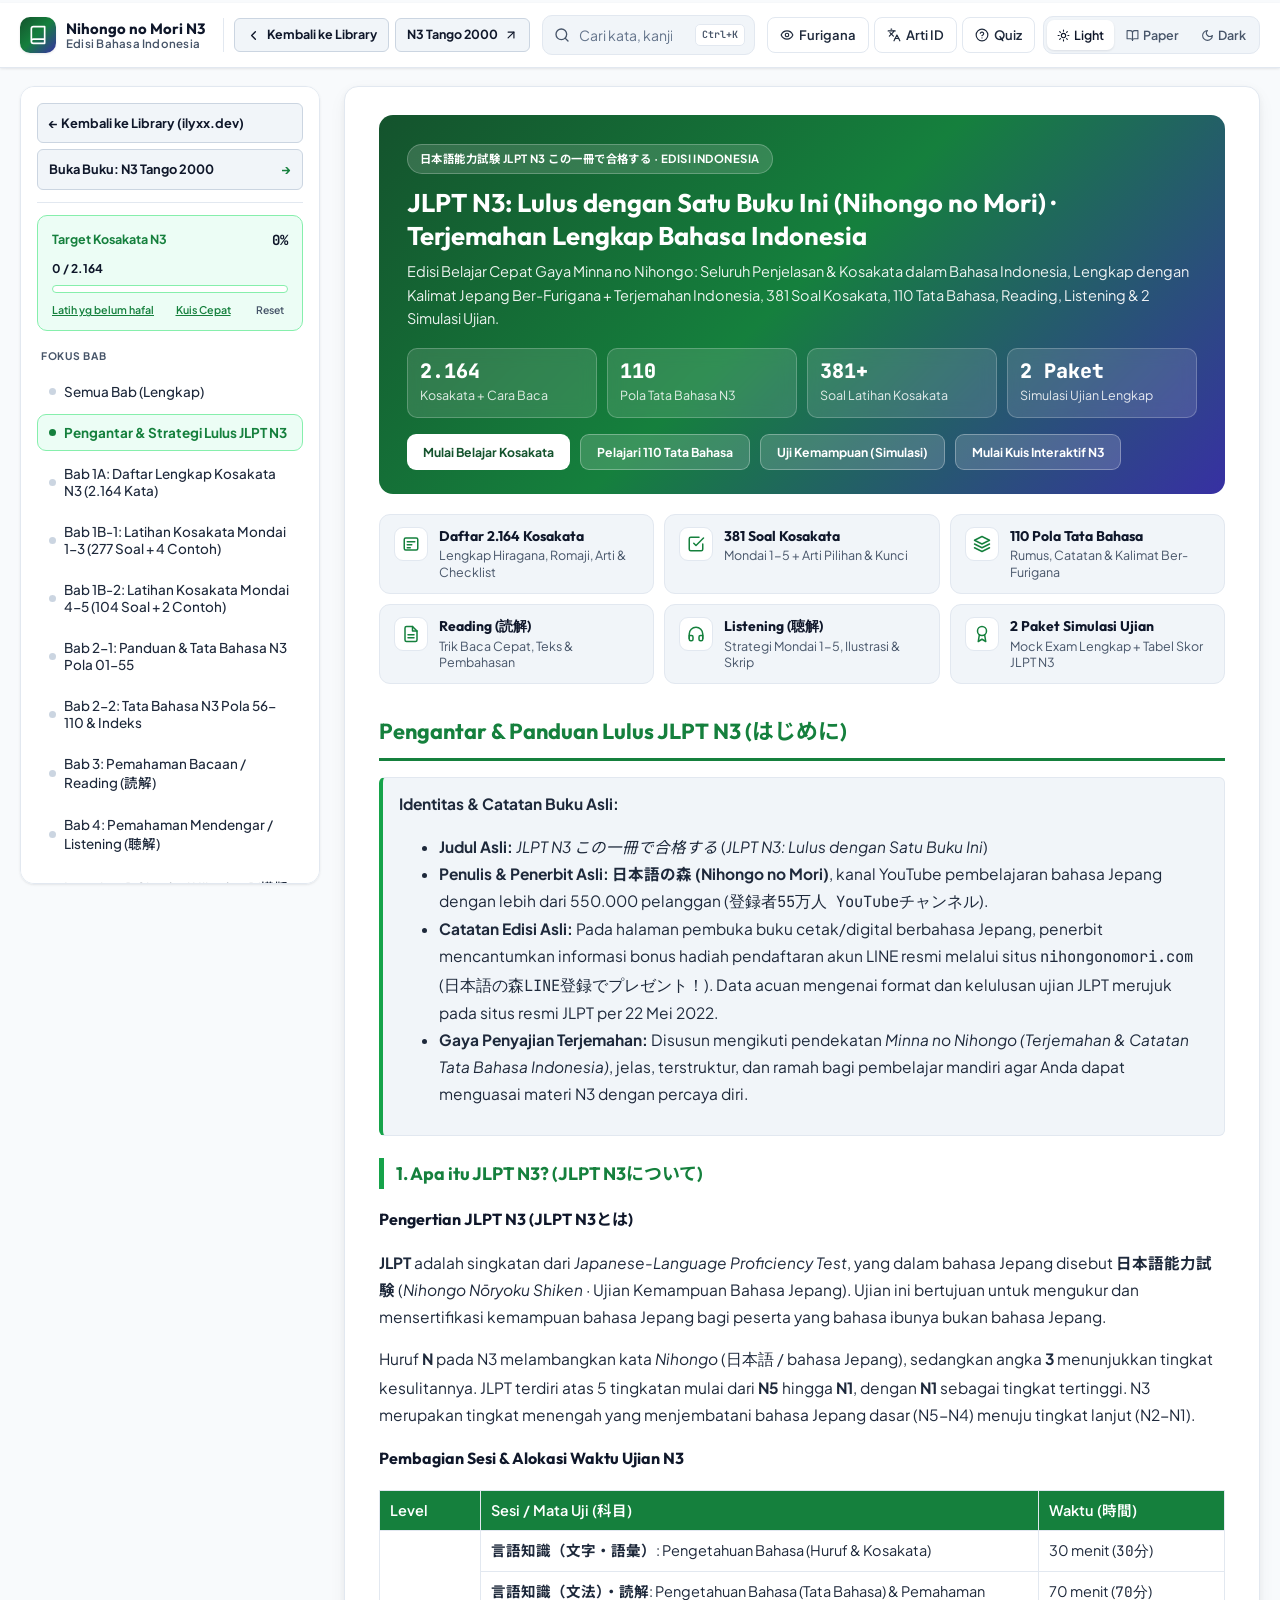
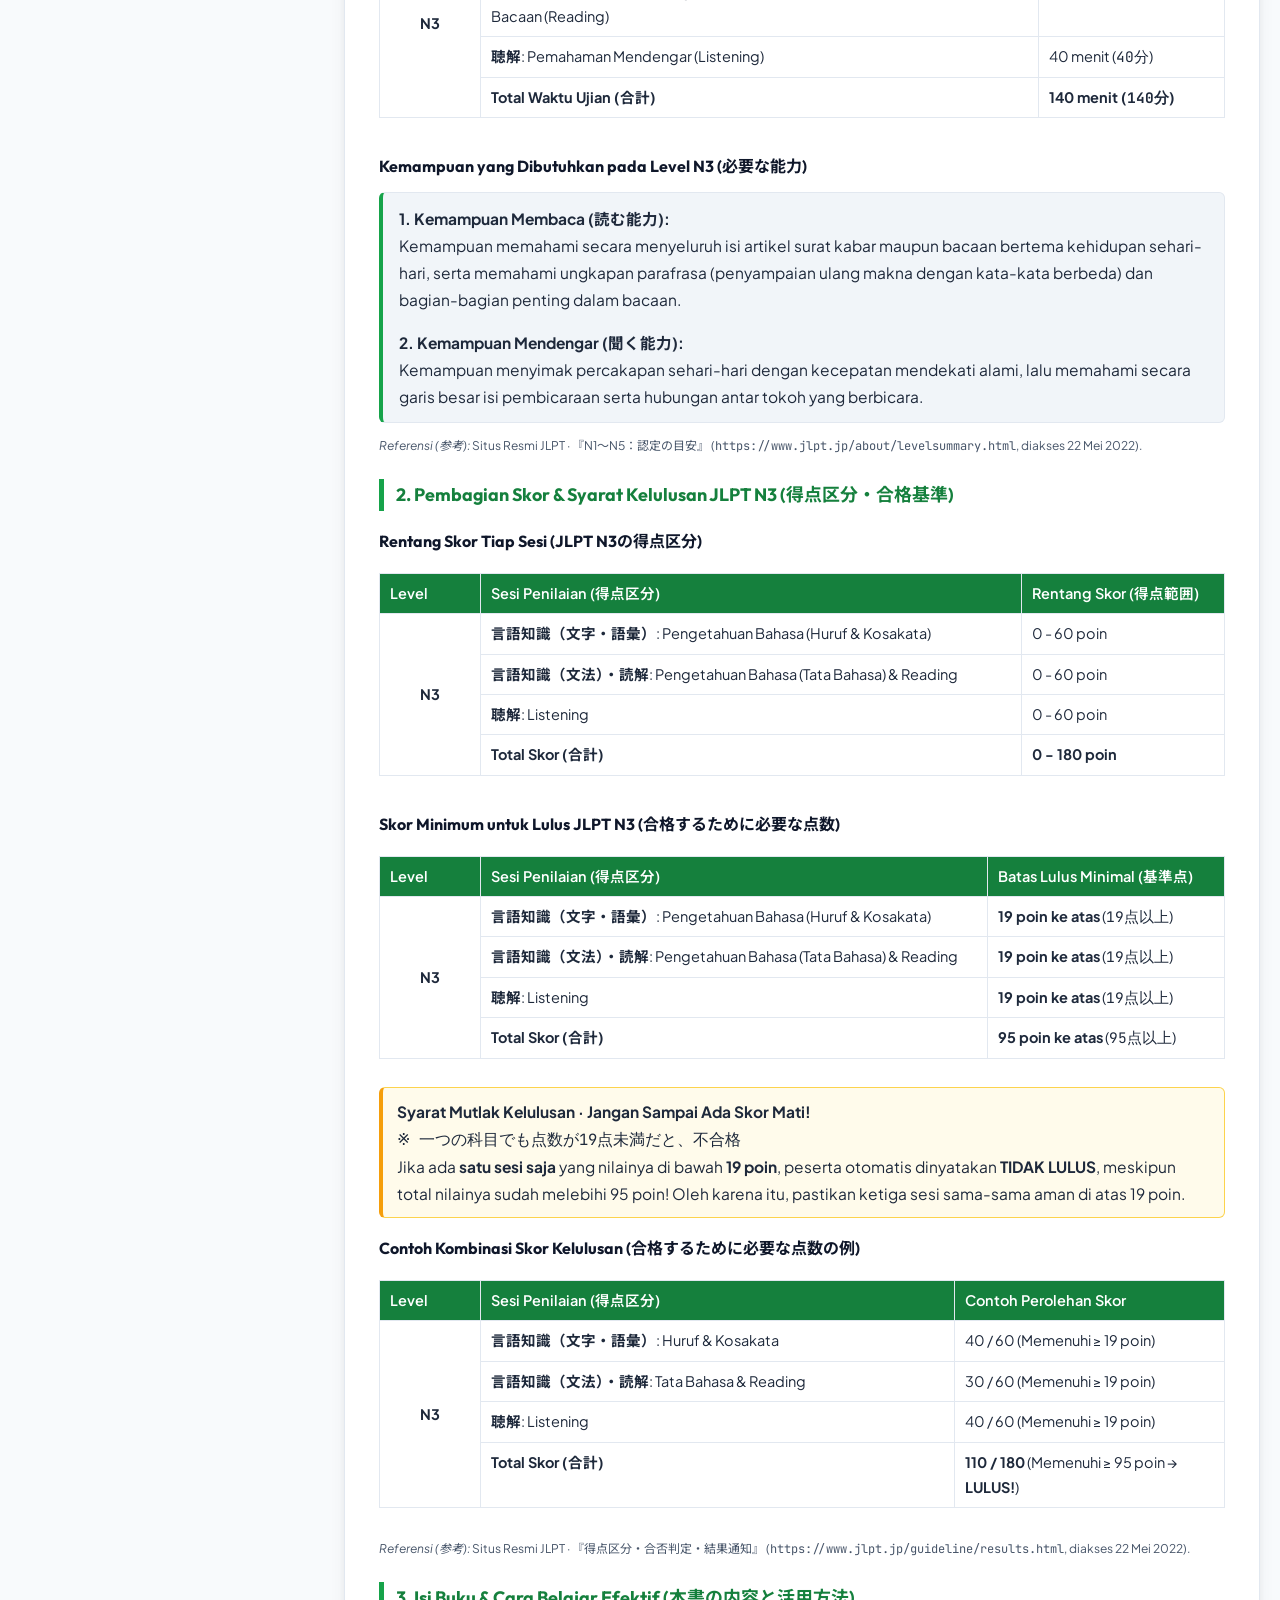
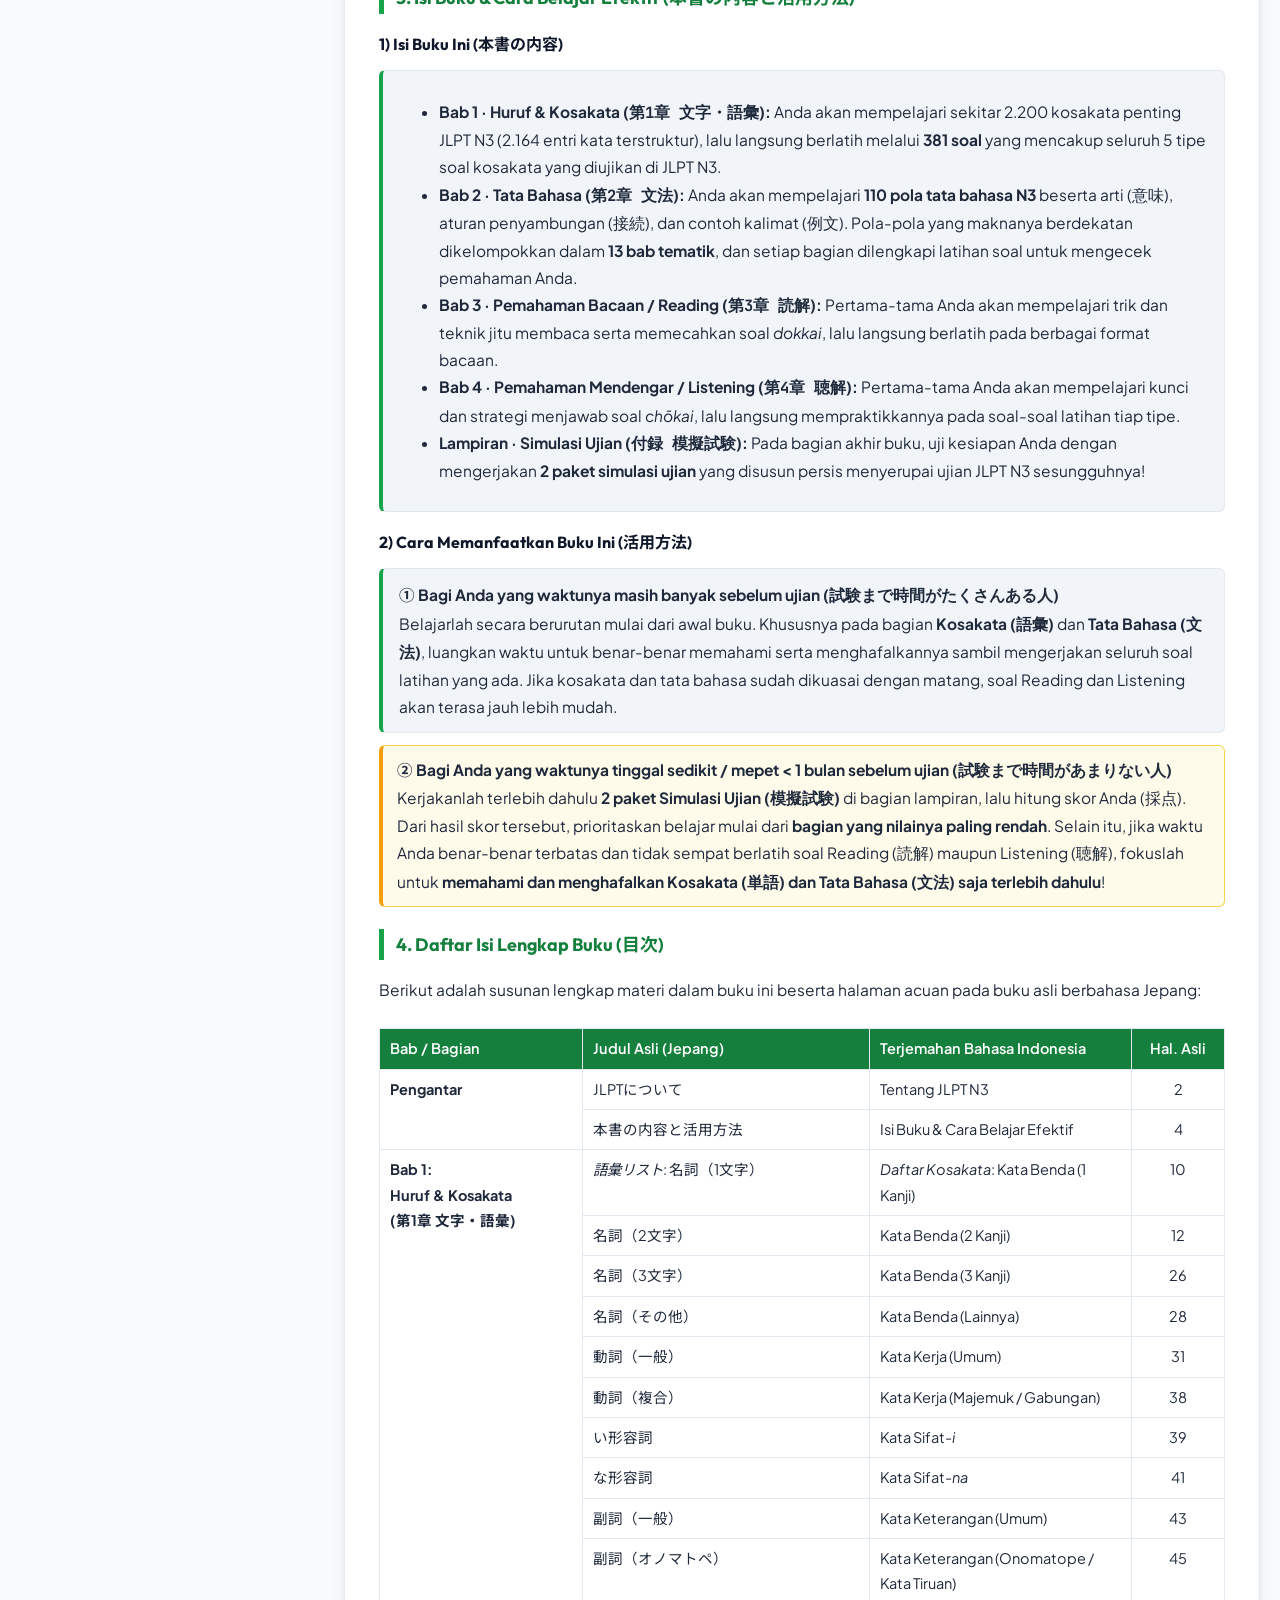
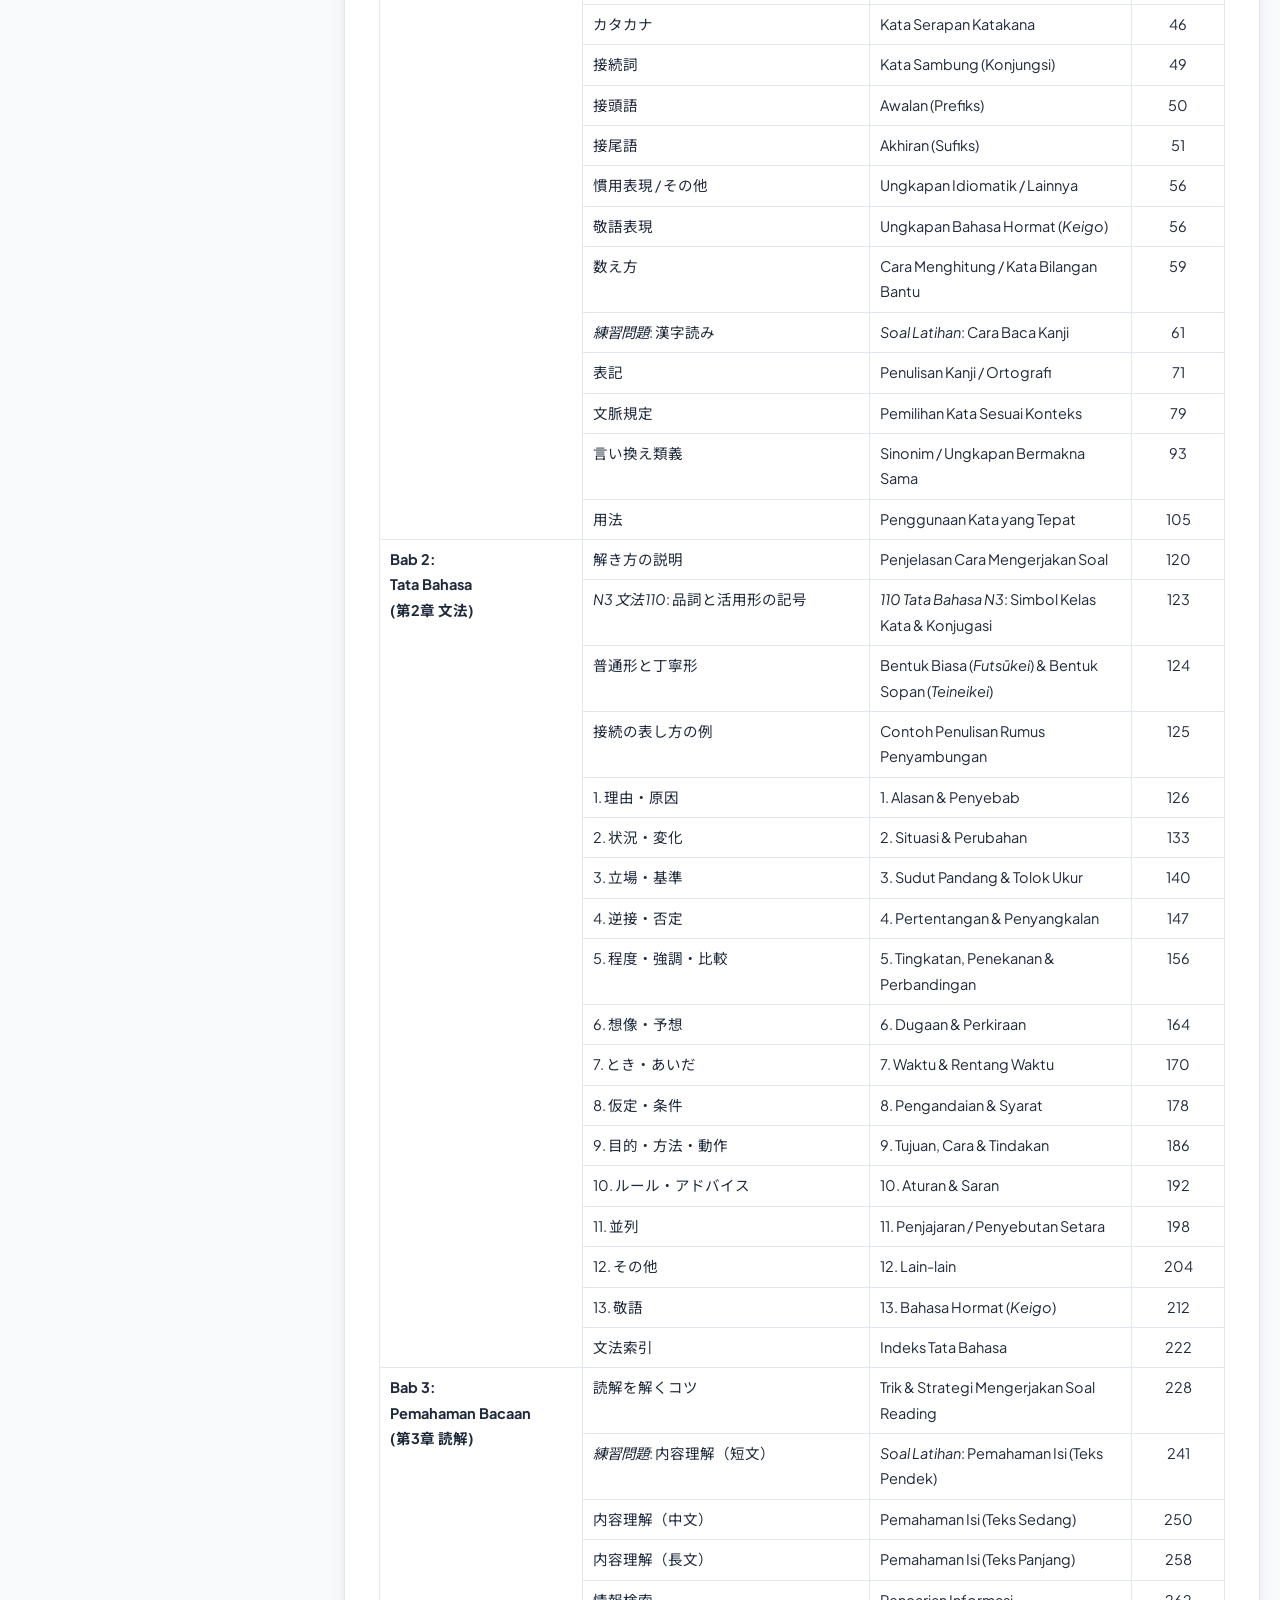
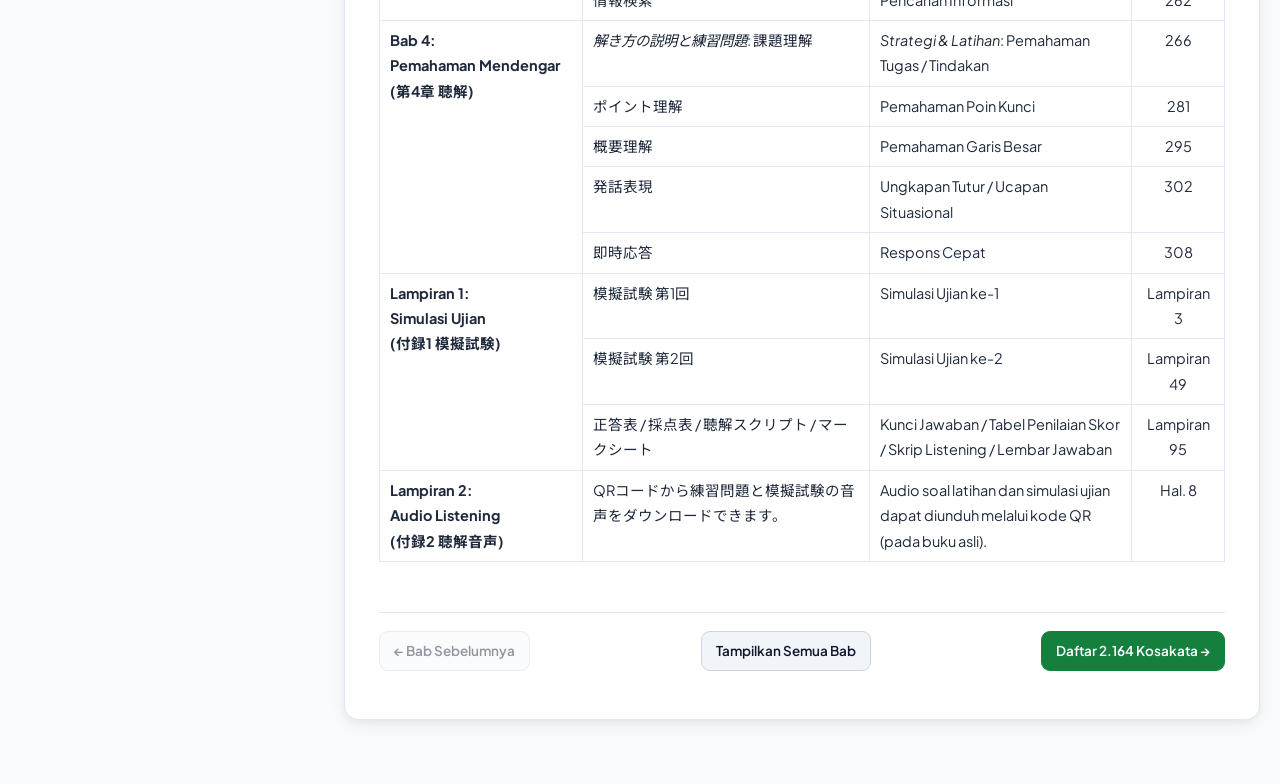
<file: nihongo-no-mori/index.html>
<!DOCTYPE html>
<html lang="id" data-theme="light">

<head>
  <!-- Google tag (gtag.js) -->
  <script async src="https://www.googletagmanager.com/gtm.js?id=GTM-WZNWR75Q"></script>
  <script>
    window.dataLayer = window.dataLayer || [];
    function gtag(){dataLayer.push(arguments);}
    gtag('js', new Date());
  </script>
  <meta charset="UTF-8">
  <meta name="viewport" content="width=device-width, initial-scale=1.0">
  <title>JLPT N3: Lulus dengan Satu Buku Ini (Nihongo no Mori) · Terjemahan Lengkap Bahasa Indonesia</title>
  <meta name="description"
    content="Buku belajar interaktif JLPT N3 Bahasa Indonesia (Nihongo no Mori): 2.164 Kosakata, 110 Pola Tata Bahasa, 381+ Soal Latihan, Reading, Listening &amp; 2 Paket Simulasi Ujian.">
  <meta name="theme-color" content="#15803D">
  <link rel="icon" type="image/png" sizes="512x512" href="../assets/images/logo-icon.png">
  <link rel="apple-touch-icon" href="../assets/images/logo-icon.png">
  <meta property="og:type" content="website">
  <meta property="og:site_name" content="Nihongo no Mori N3 · Edisi Bahasa Indonesia">
  <meta property="og:url" content="https://ilyxx.dev/nihongo-no-mori/">
  <meta property="og:title" content="JLPT N3: Lulus dengan Satu Buku Ini (Nihongo no Mori) · Edisi Indonesia">
  <meta property="og:description"
    content="Panduan belajar interaktif JLPT N3 gaya Minna no Nihongo: 2.164 Kosakata, 110 Tata Bahasa, 381+ Soal Latihan, Reading, Listening &amp; 2 Paket Simulasi Ujian.">
  <meta property="og:image" content="https://ilyxx.dev/assets/images/og-banner.png">
  <meta property="og:image:secure_url" content="https://ilyxx.dev/assets/images/og-banner.png">
  <meta property="og:image:type" content="image/png">
  <meta property="og:image:width" content="1200">
  <meta property="og:image:height" content="630">
  <meta property="og:image:alt" content="Nihongo no Mori JLPT N3 Edisi Bahasa Indonesia">
  <meta property="og:image" content="https://ilyxx.dev/assets/images/logo-icon.png">
  <meta property="og:image:type" content="image/png">
  <meta property="og:image:width" content="512">
  <meta property="og:image:height" content="512">
  <meta property="og:locale" content="id_ID">
  <meta name="twitter:card" content="summary_large_image">
  <meta name="twitter:title" content="JLPT N3: Lulus dengan Satu Buku Ini (Nihongo no Mori) · Edisi Indonesia">
  <meta name="twitter:description"
    content="Panduan belajar interaktif JLPT N3 gaya Minna no Nihongo: 2.164 Kosakata, 110 Tata Bahasa, 381+ Soal Latihan, Reading, Listening &amp; 2 Paket Simulasi Ujian.">
  <meta name="twitter:image" content="https://ilyxx.dev/assets/images/og-banner.png">
  <link rel="preconnect" href="https://fonts.googleapis.com">
  <link rel="preconnect" href="https://fonts.gstatic.com" crossorigin>
  <link rel="preload" as="style"
    href="https://fonts.googleapis.com/css2?family=JetBrains+Mono:wght@400;600&family=Noto+Sans+JP:wght@400;500;700;800&family=Outfit:wght@500;600;700;800&family=Plus+Jakarta+Sans:wght@400;500;600;700&display=swap"
    onload="this.onload=null;this.rel='stylesheet'">
  <noscript>
    <link rel="stylesheet"
      href="https://fonts.googleapis.com/css2?family=JetBrains+Mono:wght@400;600&family=Noto+Sans+JP:wght@400;500;700;800&family=Outfit:wght@500;600;700;800&family=Plus+Jakarta+Sans:wght@400;500;600;700&display=swap">
  </noscript>
  <script>(function () { try { var t = localStorage.getItem("jlpt_n3_theme"); if (t === "paper" || t === "dark" || t === "light") document.documentElement.setAttribute("data-theme", t); } catch (_) { } })();</script>
  <style>
    /* Layer 1 & 2: Three-Layer Design Tokens (Light Default / E-Ink Paper / Midnight Dark) */
    :root,
    [data-theme="light"] {
      /* Palette primitives mapped to semantic tokens */
      --bg: #F8FAFC;
      --surface: #FFFFFF;
      --surface-alt: #F1F5F9;
      --surface-hover: #F8FAFC;
      --text: #1E293B;
      --text-strong: #0F172A;
      --muted: #475569;
      --muted-light: #64748B;

      --primary: #15803D;
      --primary-mid: #16A34A;
      --primary-dark: #166534;
      --primary-light: #ECFDF5;
      --primary-border: #86EFAC;
      --primary-pill-bg: #15803D;
      --primary-pill-fg: #FFFFFF;

      --accent: #4F46E5;
      --accent-light: #EEF2FF;
      --accent-border: #C7D2FE;
      --accent-text: #3730A3;

      --border: #E2E8F0;
      --border-strong: #CBD5E1;

      --trans-bg: #EFF6FF;
      --trans-border: #2563EB;
      --trans-box-border: #BFDBFE;
      --trans-text: #1E3A8A;
      --trans-heading: #1E40AF;

      --warn-bg: #FFFBEB;
      --warn-border: #F59E0B;
      --warn-box-border: #FCD34D;
      --warn-text: #78350F;

      --ans-bg: #ECFDF5;
      --ans-border: #059669;
      --ans-box-border: #6EE7B7;
      --ans-text: #065F46;

      --badge-meaning-bg: #DCFCE7;
      --badge-meaning-fg: #166534;
      --badge-meaning-border: #86EFAC;
      --badge-conn-bg: #DBEAFE;
      --badge-conn-fg: #1E40AF;
      --badge-conn-border: #93C5FD;
      --badge-note-bg: #FEF3C7;
      --badge-note-fg: #92400E;
      --badge-note-border: #FCD34D;

      --table-head-bg: #15803D;
      --table-head-fg: #FFFFFF;
      --toc-bg: #F0FDF4;
      --toc-border: #BBF7D0;

      --hero-grad: linear-gradient(135deg, #14532D 0%, #15803D 48%, #3730A3 100%);
      --grammar-grad: linear-gradient(90deg, #14532D 0%, #15803D 100%);
      --navbar-bg: #FFFFFF;
      --sidebar-bg: #FFFFFF;
      --blur-shadow: 0 0 7px rgba(30, 41, 59, 0.65);
      --blur-rt-shadow: 0 0 4.5px rgba(71, 85, 105, 0.78);
      --shadow-sm: 0 1px 3px rgba(15, 23, 42, 0.06), 0 1px 2px rgba(15, 23, 42, 0.04);
      --shadow-md: 0 6px 20px -4px rgba(15, 23, 42, 0.08), 0 2px 6px rgba(15, 23, 42, 0.04);
      --shadow-lg: 0 18px 40px -12px rgba(15, 23, 42, 0.16);
      --radius-sm: 6px;
      --radius-md: 10px;
      --radius-lg: 14px;
      --card-bg: var(--surface);
    }

    [data-theme="paper"] {
      --bg: #F3EDE0;
      --surface: #FDFBF7;
      --surface-alt: #F7F3E9;
      --surface-hover: #EFE8D7;
      --text: #1F1E1B;
      --text-strong: #141311;
      --muted: #575248;
      --muted-light: #756D60;

      --primary: #166534;
      --primary-mid: #15803D;
      --primary-dark: #14532D;
      --primary-light: #E8F3E8;
      --primary-border: #9FD4AC;
      --primary-pill-bg: #166534;
      --primary-pill-fg: #FDFBF7;

      --accent: #3730A3;
      --accent-light: #ECEAF7;
      --accent-border: #C4C0E8;
      --accent-text: #312E81;

      --border: #E0D8C8;
      --border-strong: #C9BFAB;

      --trans-bg: #EDF2F7;
      --trans-border: #3B6998;
      --trans-box-border: #C6D4E1;
      --trans-text: #1E3A5F;
      --trans-heading: #1E3A8A;

      --warn-bg: #FBF3DC;
      --warn-border: #D97706;
      --warn-box-border: #E7CE93;
      --warn-text: #6B3D0F;

      --ans-bg: #E7F3EC;
      --ans-border: #059669;
      --ans-box-border: #9FD6BA;
      --ans-text: #064E3B;

      --badge-meaning-bg: #DCF2E1;
      --badge-meaning-fg: #14532D;
      --badge-meaning-border: #95CFA4;
      --badge-conn-bg: #E1EAF6;
      --badge-conn-fg: #1E3A8A;
      --badge-conn-border: #AEC5E3;
      --badge-note-bg: #F9EBBE;
      --badge-note-fg: #78350F;
      --badge-note-border: #E5C878;

      --table-head-bg: #166534;
      --table-head-fg: #FDFBF7;
      --toc-bg: #EFEAE0;
      --toc-border: #D3C9B4;

      --hero-grad: linear-gradient(135deg, #14532D 0%, #166534 55%, #312E81 100%);
      --grammar-grad: linear-gradient(90deg, #14532D 0%, #166534 100%);
      --navbar-bg: #FDFBF7;
      --sidebar-bg: #FAF6EC;
      --blur-shadow: 0 0 7px rgba(31, 30, 27, 0.65);
      --blur-rt-shadow: 0 0 4.5px rgba(87, 82, 72, 0.78);
      --shadow-sm: 0 1px 3px rgba(31, 30, 27, 0.06);
      --shadow-md: 0 6px 18px -4px rgba(31, 30, 27, 0.08);
      --shadow-lg: 0 18px 36px -12px rgba(31, 30, 27, 0.16);
    }

    [data-theme="dark"] {
      --bg: #0B1120;
      --surface: #131C31;
      --surface-alt: #1E293B;
      --surface-hover: #263348;
      --text: #E2E8F0;
      --text-strong: #F8FAFC;
      --muted: #94A3B8;
      --muted-light: #94A3B8;

      --primary: #4ADE80;
      --primary-mid: #22C55E;
      --primary-dark: #15803D;
      --primary-light: rgba(34, 197, 94, 0.14);
      --primary-border: rgba(74, 222, 128, 0.35);
      --primary-pill-bg: #166534;
      --primary-pill-fg: #F8FAFC;

      --accent: #818CF8;
      --accent-light: rgba(129, 140, 248, 0.15);
      --accent-border: rgba(129, 140, 248, 0.35);
      --accent-text: #C7D2FE;

      --border: #2A374F;
      --border-strong: #3B4C6B;

      --trans-bg: rgba(30, 58, 138, 0.24);
      --trans-border: #60A5FA;
      --trans-box-border: rgba(96, 165, 250, 0.34);
      --trans-text: #BFDBFE;
      --trans-heading: #93C5FD;

      --warn-bg: rgba(180, 83, 9, 0.20);
      --warn-border: #FBBF24;
      --warn-box-border: rgba(251, 191, 36, 0.35);
      --warn-text: #FDE68A;

      --ans-bg: rgba(6, 95, 70, 0.26);
      --ans-border: #34D399;
      --ans-box-border: rgba(52, 211, 153, 0.36);
      --ans-text: #A7F3D0;

      --badge-meaning-bg: rgba(22, 101, 52, 0.38);
      --badge-meaning-fg: #86EFAC;
      --badge-meaning-border: rgba(74, 222, 128, 0.38);
      --badge-conn-bg: rgba(30, 64, 175, 0.36);
      --badge-conn-fg: #93C5FD;
      --badge-conn-border: rgba(96, 165, 250, 0.38);
      --badge-note-bg: rgba(146, 64, 14, 0.36);
      --badge-note-fg: #FDE68A;
      --badge-note-border: rgba(251, 191, 36, 0.38);

      --table-head-bg: #166534;
      --table-head-fg: #F8FAFC;
      --toc-bg: #17233B;
      --toc-border: #2B3B5C;

      --hero-grad: linear-gradient(135deg, #064E3B 0%, #14532D 45%, #312E81 100%);
      --grammar-grad: linear-gradient(90deg, #065F46 0%, #166534 100%);
      --navbar-bg: #0E1629;
      --sidebar-bg: #10182A;
      --blur-shadow: 0 0 7px rgba(226, 232, 240, 0.65);
      --blur-rt-shadow: 0 0 4.5px rgba(148, 163, 184, 0.78);
      --shadow-sm: 0 1px 3px rgba(0, 0, 0, 0.32);
      --shadow-md: 0 8px 24px -4px rgba(0, 0, 0, 0.45);
      --shadow-lg: 0 20px 44px -12px rgba(0, 0, 0, 0.65);
    }

    * {
      box-sizing: border-box;
    }

    html {
      scroll-padding-top: 84px;
      scroll-behavior: smooth;
    }

    @media (prefers-reduced-motion: reduce) {
      html {
        scroll-behavior: auto;
      }

      *,
      *::before,
      *::after {
        animation-duration: 0.01ms !important;
        animation-iteration-count: 1 !important;
        transition-duration: 0.01ms !important;
      }
    }

    body {
      font-family: "Plus Jakarta Sans", "Noto Sans JP", "Yu Gothic UI", "Hiragino Kaku Gothic ProN", "Meiryo", "Segoe UI", system-ui, sans-serif;
      color: var(--text);
      background: var(--bg);
      margin: 0;
      padding: 0;
      line-height: 1.72;
      font-size: 10.5pt;
      transition: background-color 0.2s ease, color 0.2s ease;
    }

    button,
    a,
    select,
    input[type="button"],
    input[type="submit"],
    .vocab-check-btn {
      font-family: inherit;
    }

    button,
    a,
    select,
    summary,
    .vocab-check-btn {
      cursor: pointer;
    }

    :focus-visible {
      outline: 2px solid var(--accent);
      outline-offset: 2px;
    }

    code,
    kbd,
    .mono {
      font-family: "JetBrains Mono", ui-monospace, SFMono-Regular, Menlo, monospace;
    }

    .book-container {
      max-width: 960px;
      margin: 0 auto;
      background: var(--surface);
      padding: 28px 36px;
      box-shadow: var(--shadow-md);
    }

    .cover-banner {
      background: var(--hero-grad);
      color: #fff;
      padding: 32px 28px;
      border-radius: var(--radius-lg);
      margin-bottom: 24px;
    }

    .cover-banner .subtitle-jp {
      font-size: 12pt;
      opacity: 0.92;
      margin-bottom: 6px;
    }

    .cover-banner h1 {
      font-family: "Outfit", "Noto Sans JP", sans-serif;
      margin: 0 0 8px 0;
      font-size: 21pt;
      line-height: 1.3;
      color: #fff;
      border: none;
      padding: 0;
    }

    .cover-banner .cover-desc {
      font-size: 10.5pt;
      opacity: 0.95;
      margin: 0;
    }

    .toc-box {
      background: var(--toc-bg);
      border: 1px solid var(--toc-border);
      border-radius: var(--radius-md);
      padding: 16px 20px;
      margin-bottom: 24px;
    }

    .toc-box h2 {
      font-family: "Outfit", "Plus Jakarta Sans", sans-serif;
      margin-top: 0;
      color: var(--primary);
      font-size: 13pt;
      border-bottom: 1px solid var(--toc-border);
      border-left: none;
      padding-left: 0;
      padding-bottom: 6px;
    }

    .toc-box ul {
      margin: 8px 0 0 0;
      padding-left: 20px;
      columns: 2;
      column-gap: 24px;
    }

    .toc-box li {
      margin-bottom: 5px;
      break-inside: avoid;
    }

    .toc-box a {
      color: var(--primary);
      text-decoration: none;
      font-weight: 600;
    }

    .toc-box a:hover {
      text-decoration: underline;
    }

    .chapter-section {
      margin-top: 28px;
      scroll-margin-top: 84px;
    }

    h1,
    h2,
    h3 {
      font-family: "Outfit", "Noto Sans JP", "Plus Jakarta Sans", sans-serif;
    }

    h1 {
      color: var(--primary);
      font-size: 17pt;
      border-bottom: 3px solid var(--primary);
      padding-bottom: 8px;
      margin-top: 28px;
      margin-bottom: 16px;
      page-break-after: avoid;
    }

    h2 {
      color: var(--primary);
      font-size: 13.5pt;
      border-left: 5px solid var(--primary-mid);
      padding-left: 12px;
      margin-top: 22px;
      margin-bottom: 10px;
      page-break-after: avoid;
    }

    h3 {
      color: var(--text-strong);
      font-size: 11.5pt;
      margin-top: 16px;
      margin-bottom: 8px;
      page-break-after: avoid;
    }

    h4 {
      color: var(--text);
      font-size: 10.5pt;
      margin: 10px 0 6px 0;
    }

    ruby {
      ruby-align: center;
    }

    rt {
      font-size: 0.56em;
      color: var(--muted);
      font-weight: 400;
      line-height: 1;
      transition: opacity 0.15s ease;
    }

    u {
      text-decoration: underline;
      text-underline-offset: 3px;
      text-decoration-thickness: 1.8px;
      text-decoration-color: var(--primary);
      font-weight: 700;
    }

    .info-box {
      background: var(--surface-alt);
      border: 1px solid var(--border);
      border-left: 4px solid var(--primary-mid);
      border-radius: var(--radius-sm);
      padding: 12px 16px;
      margin: 12px 0;
      break-inside: avoid;
    }

    .warn-box,
    .tip-box,
    .example-box {
      background: var(--warn-bg);
      border: 1px solid var(--warn-box-border);
      border-left: 4px solid var(--warn-border);
      border-radius: var(--radius-sm);
      padding: 10px 14px;
      margin: 10px 0;
      break-inside: avoid;
    }

    .strategy-box {
      background: var(--primary-light);
      border: 1px solid var(--primary-border);
      border-left: 4px solid var(--primary-mid);
      border-radius: var(--radius-sm);
      padding: 10px 14px;
      margin: 10px 0;
      break-inside: avoid;
    }

    .book-ref {
      font-size: 9pt;
      color: var(--muted-light);
      margin: -6px 0 10px 0;
    }

    .q-instruction {
      background: var(--surface-alt);
      border: 1px solid var(--border);
      border-radius: var(--radius-sm);
      padding: 10px 14px;
      margin: 8px 0 10px 0;
      font-size: 9.8pt;
    }

    .q-inst-jp {
      line-height: 2.0;
      font-weight: 600;
      color: var(--text-strong);
    }

    .q-inst-id {
      color: var(--trans-text);
      font-size: 9.2pt;
      margin-top: 2px;
    }

    .jp-quote {
      line-height: 2.0;
      color: var(--text-strong);
      margin: 6px 0;
    }

    .answer-note {
      font-size: 9pt;
      color: var(--muted);
      margin-top: 4px;
    }

    .format-list {
      margin: 6px 0 0 0;
      padding-left: 20px;
    }

    .format-list li {
      margin-bottom: 3px;
      line-height: 1.9;
    }

    table.std-table,
    table.vocab-table,
    table.info-table {
      width: 100%;
      border-collapse: collapse;
      margin: 10px 0 18px 0;
      font-size: 9.8pt;
      background: var(--surface);
    }

    table.std-table th,
    table.std-table td,
    table.vocab-table th,
    table.vocab-table td,
    table.info-table th,
    table.info-table td {
      border: 1px solid var(--border);
      padding: 7px 10px;
      text-align: left;
      vertical-align: top;
    }

    table.std-table th,
    table.vocab-table th,
    table.info-table th {
      background: var(--table-head-bg);
      color: var(--table-head-fg);
      font-weight: 600;
    }

    table.vocab-table tr:nth-child(even) {
      background: var(--surface-alt);
    }

    table.vocab-table tr {
      break-inside: avoid;
    }

    table.vocab-table tbody tr:hover {
      background: var(--surface-hover);
    }

    table.vocab-table tbody tr.is-checked {
      background: var(--primary-light);
    }

    table.vocab-table tbody tr.vocab-row-hidden {
      display: none;
    }

    .vocab-check {
      width: 42px;
      text-align: center !important;
      color: var(--muted);
      vertical-align: middle !important;
    }

    .vocab-check-btn {
      position: relative;
      display: inline-flex;
      align-items: center;
      justify-content: center;
      width: 22px;
      height: 22px;
      border-radius: 6px;
      border: 1.8px solid var(--border-strong);
      background: var(--surface);
      color: transparent;
      padding: 0;
    }

    .vocab-check-btn:hover {
      border-color: var(--primary-mid);
      background: var(--primary-light);
    }

    .vocab-check-btn::after {
      content: "";
      width: 5px;
      height: 9px;
      border: solid currentColor;
      border-width: 0 2.2px 2.2px 0;
      transform: rotate(45deg) translate(-0.5px, -1px);
      opacity: 0;
    }

    tr.is-checked .vocab-check-btn,
    .vocab-check-btn[aria-pressed="true"] {
      background: var(--primary-pill-bg);
      border-color: var(--primary-pill-bg);
      color: var(--primary-pill-fg);
    }

    tr.is-checked .vocab-check-btn::after,
    .vocab-check-btn[aria-pressed="true"]::after {
      opacity: 1;
    }

    .vocab-word {
      font-weight: 700;
      color: var(--text-strong);
      width: 22%;
      font-size: 10.6pt;
    }

    .vocab-read {
      color: var(--muted);
      width: 32%;
      font-size: 9.3pt;
    }

    .vocab-meaning {
      color: var(--text);
    }

    .vocab-cat-header {
      background: var(--primary-light);
      border: 1px solid var(--primary-border);
      border-left: 5px solid var(--primary);
      border-radius: var(--radius-sm);
      padding: 9px 14px;
      margin: 20px 0 8px 0;
      font-weight: 700;
      color: var(--primary);
      font-size: 11.5pt;
      page-break-after: avoid;
      scroll-margin-top: 84px;
    }

    .vocab-cat-header.is-hidden-cat,
    .vocab-table.is-hidden-cat,
    .table-scroll-wrap.is-hidden-cat {
      display: none;
    }

    .grammar-card {
      border: 1px solid var(--border);
      border-radius: var(--radius-md);
      margin: 16px 0;
      overflow: hidden;
      background: var(--surface);
      box-shadow: var(--shadow-sm);
      scroll-margin-top: 84px;
    }

    .grammar-header {
      background: var(--grammar-grad);
      color: #fff;
      padding: 10px 16px;
      display: flex;
      flex-wrap: wrap;
      align-items: center;
      gap: 10px;
      page-break-after: avoid;
    }

    .grammar-num {
      background: rgba(255, 255, 255, 0.95);
      color: #14532D;
      font-family: "JetBrains Mono", sans-serif;
      font-weight: 800;
      padding: 2px 9px;
      border-radius: 999px;
      font-size: 9.2pt;
    }

    .grammar-pattern {
      font-size: 13.2pt;
      font-weight: 700;
    }

    .grammar-short-id {
      font-size: 10pt;
      opacity: 0.95;
      margin-left: auto;
    }

    .grammar-meta {
      background: var(--surface-alt);
      padding: 12px 16px;
      border-bottom: 1px solid var(--border);
    }

    .meta-row {
      margin-bottom: 6px;
      line-height: 1.85;
    }

    .badge {
      display: inline-block;
      font-size: 8.5pt;
      font-weight: 700;
      padding: 2px 8px;
      border-radius: 5px;
      margin-right: 6px;
      vertical-align: middle;
    }

    .badge-meaning {
      background: var(--badge-meaning-bg);
      color: var(--badge-meaning-fg);
      border: 1px solid var(--badge-meaning-border);
    }

    .badge-conn {
      background: var(--badge-conn-bg);
      color: var(--badge-conn-fg);
      border: 1px solid var(--badge-conn-border);
    }

    .badge-note {
      background: var(--badge-note-bg);
      color: var(--badge-note-fg);
      border: 1px solid var(--badge-note-border);
    }

    .jp-note {
      color: var(--muted);
      font-size: 9.2pt;
    }

    .phrase-examples {
      margin-top: 8px;
      padding: 8px 12px;
      background: var(--surface);
      border: 1px dashed var(--border-strong);
      border-radius: var(--radius-sm);
      font-size: 9.5pt;
    }

    .phrase-item {
      margin: 3px 0;
      line-height: 1.85;
    }

    .phrase-item .jp {
      font-weight: 600;
      color: var(--text-strong);
    }

    .phrase-item .id-trans {
      color: var(--trans-text);
    }

    .examples-list {
      padding: 12px 16px;
    }

    .example-pair {
      padding: 7px 0;
      border-bottom: 1px solid var(--border);
      break-inside: avoid;
    }

    .example-pair:last-child {
      border-bottom: none;
    }

    .jp-sent {
      font-size: 10.6pt;
      line-height: 2.05;
      color: var(--text-strong);
    }

    .id-sent {
      font-size: 9.5pt;
      color: var(--trans-text);
      margin-top: 2px;
      line-height: 1.5;
    }

    .question-block,
    .question-item {
      border: 1px solid var(--border);
      border-radius: var(--radius-md);
      padding: 11px 14px;
      margin: 10px 0;
      background: var(--surface);
      box-shadow: var(--shadow-sm);
      break-inside: avoid;
    }

    .q-jp {
      font-size: 10.5pt;
      line-height: 2.05;
      color: var(--text-strong);
    }

    .q-num {
      display: inline-block;
      min-width: 24px;
      height: 24px;
      line-height: 24px;
      text-align: center;
      background: var(--primary-pill-bg);
      color: var(--primary-pill-fg);
      font-family: "JetBrains Mono", sans-serif;
      font-weight: 700;
      font-size: 8.8pt;
      border-radius: 6px;
      margin-right: 7px;
    }

    .q-id-trans {
      font-size: 9.3pt;
      color: var(--trans-text);
      margin: 3px 0 6px 0;
      line-height: 1.5;
    }

    .q-options {
      display: flex;
      flex-wrap: wrap;
      gap: 6px 16px;
      font-size: 9.8pt;
      line-height: 1.85;
      margin-top: 5px;
    }

    .opt {
      display: inline-block;
    }

    .opt small {
      color: var(--muted);
      font-size: 8.8pt;
    }

    .opt-block {
      width: 100%;
      padding: 5px 10px;
      background: var(--surface-alt);
      border: 1px solid var(--border);
      border-radius: var(--radius-sm);
      margin: 3px 0;
    }

    .reading-passage,
    .passage-box,
    .cloze-box,
    .flyer-box,
    .email-card,
    .memo-card {
      background: var(--surface-alt);
      border: 1px solid var(--border);
      border-radius: var(--radius-md);
      padding: 14px 16px;
      margin: 12px 0 8px 0;
      line-height: 2.1;
      font-size: 10.5pt;
    }

    .passage-trans-box,
    .passage-translation,
    .translation-box {
      background: var(--trans-bg);
      border: 1px solid var(--trans-box-border);
      border-left: 4px solid var(--trans-border);
      border-radius: var(--radius-sm);
      padding: 10px 14px;
      margin: 6px 0 14px 0;
      font-size: 9.6pt;
      line-height: 1.6;
    }

    .passage-trans-box h4 {
      margin: 0 0 6px 0;
      color: var(--trans-heading);
    }

    .listening-item {
      border: 1px solid var(--border);
      border-radius: var(--radius-md);
      padding: 12px 16px;
      margin: 10px 0;
      background: var(--surface);
      box-shadow: var(--shadow-sm);
      break-inside: avoid;
    }

    .listening-img {
      max-width: 100%;
      max-height: 290px;
      height: auto;
      display: block;
      margin: 10px auto;
      border: 1px solid var(--border-strong);
      border-radius: var(--radius-sm);
      background: #ffffff;
    }

    .dialogue-turn {
      margin: 5px 0;
      line-height: 2.0;
    }

    .answer-box {
      background: var(--ans-bg);
      border: 1px solid var(--ans-box-border);
      border-left: 4px solid var(--ans-border);
      border-radius: var(--radius-sm);
      padding: 10px 14px;
      margin: 10px 0 18px 0;
      font-size: 9.6pt;
      color: var(--ans-text);
      break-inside: avoid;
    }

    .page-break {
      page-break-before: always;
    }

    /* Extended semantic styling for sub-sections */
    .sub-section,
    .category-section,
    .exercise-section,
    .reading-section,
    .mondai-block,
    .exam-part {
      margin-top: 18px;
    }

    .category-title,
    .exercise-title,
    .section-title,
    .chapter-title {
      color: var(--primary);
      margin-top: 20px;
      margin-bottom: 10px;
    }

    .chapter-badge,
    .cat-num,
    .grammar-meaning-badge {
      display: inline-block;
      background: var(--primary-light);
      color: var(--primary);
      border: 1px solid var(--primary-border);
      font-weight: 700;
      font-size: 8.8pt;
      padding: 2px 9px;
      border-radius: 999px;
    }

    .meta-label {
      font-weight: 700;
      color: var(--primary);
      margin-right: 6px;
    }

    .meta-content {
      color: var(--text);
    }

    .star-slots {
      font-weight: 600;
      letter-spacing: 1px;
    }

    .grammar-table {
      width: 100%;
      border-collapse: collapse;
      margin: 10px 0 16px 0;
      font-size: 9.6pt;
      background: var(--surface);
    }

    .grammar-table th,
    .grammar-table td {
      border: 1px solid var(--border);
      padding: 6px 9px;
      text-align: left;
      vertical-align: top;
    }

    .grammar-table th {
      background: var(--table-head-bg);
      color: var(--table-head-fg);
      font-weight: 600;
    }

    .grammar-table tr:nth-child(even) {
      background: var(--surface-alt);
    }

    .passage-title,
    .passage-author {
      font-weight: 700;
      color: var(--text-strong);
      margin-bottom: 4px;
    }

    .jp-passage {
      line-height: 2.05;
    }

    .id-passage {
      color: var(--trans-text);
      font-size: 9.6pt;
      line-height: 1.55;
      margin-top: 6px;
    }

    .question-sheet {
      background: var(--surface-alt);
      border: 1px solid var(--border);
      border-radius: var(--radius-sm);
      padding: 9px 13px;
      margin: 6px 0;
    }

    .options-list {
      margin: 6px 0;
      padding-left: 22px;
      line-height: 1.95;
    }

    .options-list li {
      margin-bottom: 4px;
    }

    .inline-options {
      display: flex;
      flex-wrap: wrap;
      gap: 6px 20px;
      list-style-position: inside;
      padding-left: 0;
    }

    .script-box,
    .script-item {
      background: var(--surface-alt);
      border: 1px solid var(--border);
      border-left: 3px solid var(--muted-light);
      border-radius: var(--radius-sm);
      padding: 9px 13px;
      margin: 8px 0;
    }

    .utterance {
      margin: 6px 0;
      break-inside: avoid;
    }

    .utterance .jp,
    .script-jp,
    .question-jp {
      line-height: 2.0;
      color: var(--text-strong);
      margin: 2px 0;
    }

    .utterance .id,
    .question-id,
    .instruction-id {
      color: var(--trans-text);
      font-size: 9.4pt;
      line-height: 1.48;
      margin: 2px 0 4px 0;
    }

    .figure-box {
      text-align: center;
      margin: 8px 0;
      break-inside: avoid;
    }

    .answer-badge {
      display: inline-block;
      background: #059669;
      color: #fff;
      font-weight: 700;
      padding: 2px 8px;
      border-radius: 5px;
      font-size: 9pt;
    }

    /* Dark/Paper overrides for legacy inline style attributes in translated fragments */
    [data-theme="dark"] [style*="background:#fff"],
    [data-theme="dark"] [style*="background: #fff"],
    [data-theme="dark"] [style*="background:#f8fafc"],
    [data-theme="dark"] [style*="background:#f1f8e9"] {
      background: var(--surface-alt) !important;
      color: var(--text) !important;
    }

    [data-theme="dark"] [style*="background:#ecfdf5"],
    [data-theme="dark"] [style*="background:#dcfce7"] {
      background: var(--ans-bg) !important;
      color: var(--ans-text) !important;
      border-color: var(--ans-border) !important;
    }

    [data-theme="dark"] [style*="color:#0f172a"],
    [data-theme="dark"] [style*="color: #0f172a"] {
      color: var(--text-strong) !important;
    }

    [data-theme="dark"] [style*="color:#1e3a8a"] {
      color: var(--trans-text) !important;
    }

    [data-theme="dark"] [style*="color:#1b5e20"] {
      color: var(--primary) !important;
    }

    [data-theme="dark"] [style*="color:#475569"],
    [data-theme="dark"] [style*="color:#334155"],
    [data-theme="dark"] [style*="color:#64748b"] {
      color: var(--muted) !important;
    }

    [data-theme="dark"] [style*="color:#78350f"] {
      color: var(--warn-text) !important;
    }

    [data-theme="dark"] .figure-box img,
    [data-theme="dark"] .listening-img {
      background: #FFFFFF !important;
      padding: 4px;
    }

    .vocab-toolbar {
      display: none;
    }

    @media print {
      @page {
        size: A4;
        margin: 14mm 13mm 15mm 13mm;
      }

      body {
        background: #fff !important;
        color: #1e293b !important;
        font-size: 9.8pt;
      }

      .book-container,
      .main-content {
        max-width: none !important;
        box-shadow: none !important;
        padding: 0 !important;
        margin: 0 !important;
      }

      .no-print {
        display: none !important;
      }

      a {
        color: inherit;
        text-decoration: none;
      }
    }

    /* Interactive Web Book Application UI */
    .reading-progress-bar {
      position: fixed;
      top: 0;
      left: 0;
      right: 0;
      height: 3px;
      z-index: 90;
      background: transparent;
      pointer-events: none;
    }

    .reading-progress-fill {
      height: 100%;
      width: 100%;
      background: linear-gradient(90deg, var(--primary-mid), var(--accent));
      transform-origin: left center;
      transform: scaleX(0);
      transition: transform 0.08s linear;
    }

    .top-navbar {
      position: sticky;
      top: 0;
      z-index: 50;
      background: var(--navbar-bg);
      border-bottom: 1px solid var(--border);
      box-shadow: var(--shadow-sm);
    }

    .navbar-inner {
      max-width: 1420px;
      margin: 0 auto;
      padding: 10px 20px;
      display: flex;
      align-items: center;
      gap: 12px;
      min-height: 64px;
    }

    .nav-left {
      display: flex;
      align-items: center;
      gap: 10px;
      flex-shrink: 0;
    }

    .icon-btn {
      display: inline-flex;
      align-items: center;
      justify-content: center;
      width: 38px;
      height: 38px;
      border-radius: 9px;
      border: 1px solid var(--border);
      background: var(--surface);
      color: var(--text);
      transition: all 0.15s ease;
    }

    .icon-btn:hover {
      background: var(--surface-alt);
      border-color: var(--border-strong);
      color: var(--primary);
    }

    .menu-toggle-btn {
      display: none;
    }

    .brand-link {
      display: flex;
      align-items: center;
      gap: 10px;
      text-decoration: none;
      color: var(--text-strong);
    }

    .brand-mark {
      width: 36px;
      height: 36px;
      border-radius: 10px;
      background: var(--hero-grad);
      color: #FFFFFF;
      display: inline-flex;
      align-items: center;
      justify-content: center;
      box-shadow: var(--shadow-sm);
      flex-shrink: 0;
    }

    .brand-text {
      display: flex;
      flex-direction: column;
      line-height: 1.15;
    }

    .brand-title {
      font-family: "Outfit", "Noto Sans JP", sans-serif;
      font-weight: 700;
      font-size: 10.5pt;
      color: var(--text-strong);
    }

    .brand-sub {
      font-size: 7.8pt;
      color: var(--muted);
      font-weight: 600;
      letter-spacing: 0.02em;
    }

    .nav-search-wrap {
      position: relative;
      flex: 1 1 320px;
      max-width: 460px;
      margin: 0 auto;
    }

    .search-input-box {
      position: relative;
      display: flex;
      align-items: center;
    }

    .search-icon {
      position: absolute;
      left: 12px;
      width: 16px;
      height: 16px;
      color: var(--muted);
      pointer-events: none;
    }

    .global-search-input {
      width: 100%;
      height: 38px;
      padding: 0 68px 0 36px;
      border-radius: 10px;
      border: 1px solid var(--border);
      background: var(--surface-alt);
      color: var(--text-strong);
      font-size: 9.2pt;
      font-family: inherit;
      transition: border-color 0.15s ease, background-color 0.15s ease, box-shadow 0.15s ease;
    }

    .global-search-input::placeholder {
      color: var(--muted-light);
    }

    .global-search-input:focus {
      outline: none;
      background: var(--surface);
      border-color: var(--accent);
      box-shadow: 0 0 0 3px var(--accent-light);
    }

    .search-kbd {
      position: absolute;
      right: 10px;
      font-size: 7.5pt;
      font-weight: 600;
      color: var(--muted);
      background: var(--surface);
      border: 1px solid var(--border);
      border-radius: 5px;
      padding: 1px 6px;
      pointer-events: none;
    }

    .search-clear-btn {
      position: absolute;
      right: 8px;
      display: none;
      align-items: center;
      justify-content: center;
      width: 24px;
      height: 24px;
      border: none;
      border-radius: 6px;
      background: var(--border);
      color: var(--text);
    }

    .search-clear-btn.visible {
      display: inline-flex;
    }

    .search-results-panel {
      display: none;
      position: absolute;
      top: calc(100% + 8px);
      left: 0;
      right: 0;
      max-height: 440px;
      overflow-y: auto;
      background: var(--surface);
      border: 1px solid var(--border-strong);
      border-radius: 12px;
      box-shadow: var(--shadow-lg);
      z-index: 80;
      padding: 8px;
    }

    .search-results-panel.open {
      display: block;
    }

    .search-group-label {
      font-size: 7.8pt;
      font-weight: 700;
      text-transform: uppercase;
      letter-spacing: 0.06em;
      color: var(--muted);
      padding: 6px 10px 4px;
    }

    .search-hit-item {
      width: 100%;
      text-align: left;
      background: transparent;
      border: none;
      border-radius: 8px;
      padding: 8px 10px;
      display: flex;
      align-items: baseline;
      justify-content: space-between;
      gap: 10px;
      color: var(--text);
      font-size: 9.2pt;
    }

    .search-hit-item:hover {
      background: var(--primary-light);
    }

    .search-hit-main {
      font-weight: 700;
      color: var(--text-strong);
    }

    .search-hit-sub {
      font-size: 8.5pt;
      color: var(--muted);
      overflow: hidden;
      text-overflow: ellipsis;
      white-space: nowrap;
      max-width: 58%;
    }

    .search-empty-state {
      padding: 20px 14px;
      text-align: center;
      color: var(--muted);
      font-size: 9.2pt;
    }

    .nav-controls {
      display: flex;
      align-items: center;
      gap: 8px;
      flex-shrink: 0;
    }

    .study-toggles {
      display: inline-flex;
      align-items: center;
      gap: 5px;
    }

    .pill-toggle {
      display: inline-flex;
      align-items: center;
      gap: 5px;
      height: 34px;
      padding: 0 10px;
      border-radius: 8px;
      border: 1px solid var(--border);
      background: var(--surface);
      color: var(--text);
      font-size: 8.4pt;
      font-weight: 600;
      transition: all 0.15s ease;
      white-space: nowrap;
    }

    .pill-toggle:hover {
      background: var(--surface-alt);
      border-color: var(--border-strong);
    }

    .pill-toggle[aria-pressed="true"] {
      background: var(--accent-light);
      border-color: var(--accent);
      color: var(--accent-text);
    }

    .pill-toggle svg {
      width: 14px;
      height: 14px;
      flex-shrink: 0;
    }

    .theme-switcher {
      display: inline-flex;
      align-items: center;
      padding: 3px;
      border-radius: 10px;
      background: var(--surface-alt);
      border: 1px solid var(--border);
      gap: 2px;
    }

    .theme-btn {
      display: inline-flex;
      align-items: center;
      gap: 4px;
      height: 28px;
      padding: 0 8px;
      border: none;
      border-radius: 7px;
      background: transparent;
      color: var(--muted);
      font-size: 8pt;
      font-weight: 600;
      transition: all 0.15s ease;
    }

    .theme-btn svg {
      width: 13px;
      height: 13px;
    }

    .theme-btn.is-active {
      background: var(--surface);
      color: var(--text-strong);
      box-shadow: var(--shadow-sm);
    }

    /* App Grid Shell */
    .app-shell {
      max-width: 1420px;
      margin: 0 auto;
      padding: 22px 20px 64px;
      display: grid;
      grid-template-columns: 292px minmax(0, 1fr);
      gap: 26px;
      align-items: start;
    }

    .sidebar {
      position: sticky;
      top: 82px;
      max-height: calc(100vh - 102px);
      overflow-y: auto;
      background: var(--sidebar-bg);
      border: 1px solid var(--border);
      border-radius: var(--radius-lg);
      padding: 16px;
      box-shadow: var(--shadow-sm);
      scrollbar-width: thin;
    }

    .sidebar-header-mobile {
      display: none;
      align-items: center;
      justify-content: space-between;
      padding-bottom: 12px;
      margin-bottom: 12px;
      border-bottom: 1px solid var(--border);
      font-family: "Outfit", sans-serif;
      font-weight: 700;
      color: var(--text-strong);
    }

    .mastery-card {
      background: var(--primary-light);
      border: 1px solid var(--primary-border);
      border-radius: var(--radius-md);
      padding: 12px 14px;
      margin-bottom: 16px;
    }

    .mastery-top {
      display: flex;
      align-items: center;
      justify-content: space-between;
      font-size: 8.6pt;
      font-weight: 700;
      color: var(--primary);
      margin-bottom: 6px;
    }

    .mastery-count {
      font-family: "JetBrains Mono", sans-serif;
      font-size: 10pt;
      font-weight: 700;
      color: var(--text-strong);
    }

    .mastery-bar {
      height: 8px;
      border-radius: 999px;
      background: var(--surface);
      border: 1px solid var(--primary-border);
      overflow: hidden;
      margin: 6px 0 8px;
    }

    .mastery-bar-fill {
      height: 100%;
      width: 0%;
      background: linear-gradient(90deg, var(--primary-mid), var(--accent));
      transition: width 0.25s ease;
    }

    .mastery-actions {
      display: flex;
      align-items: center;
      justify-content: space-between;
      gap: 8px;
    }

    .mastery-mini-btn {
      border: none;
      background: transparent;
      padding: 2px 0;
      font-size: 8pt;
      font-weight: 600;
      color: var(--primary);
      text-decoration: underline;
    }

    .mastery-reset-btn {
      border: none;
      background: transparent;
      padding: 2px 4px;
      font-size: 7.8pt;
      font-weight: 600;
      color: var(--muted);
    }

    .mastery-reset-btn.confirming {
      color: #DC2626;
      font-weight: 700;
    }

    .sidebar-section-label {
      font-size: 7.8pt;
      font-weight: 700;
      text-transform: uppercase;
      letter-spacing: 0.07em;
      color: var(--muted);
      margin: 14px 4px 8px;
    }

    .chapter-nav-list {
      display: flex;
      flex-direction: column;
      gap: 4px;
    }

    .chapter-nav-btn {
      width: 100%;
      text-align: left;
      border: 1px solid transparent;
      border-radius: 9px;
      background: transparent;
      color: var(--text);
      padding: 8px 10px;
      font-size: 8.8pt;
      font-weight: 500;
      display: flex;
      align-items: center;
      gap: 8px;
      transition: all 0.14s ease;
    }

    .chapter-nav-btn:hover {
      background: var(--surface-alt);
      color: var(--text-strong);
    }

    .chapter-nav-btn.is-active {
      background: var(--primary-light);
      border-color: var(--primary-border);
      color: var(--primary);
      font-weight: 700;
    }

    .chapter-nav-dot {
      width: 7px;
      height: 7px;
      border-radius: 50%;
      background: var(--border-strong);
      flex-shrink: 0;
    }

    .chapter-nav-btn.is-active .chapter-nav-dot {
      background: var(--primary);
    }

    .vcat-details {
      margin-top: 14px;
      border-top: 1px solid var(--border);
      padding-top: 10px;
    }

    .vcat-summary {
      font-size: 8.4pt;
      font-weight: 700;
      color: var(--text-strong);
      padding: 4px 4px 8px;
      list-style: none;
      display: flex;
      align-items: center;
      justify-content: space-between;
    }

    .vcat-list {
      display: flex;
      flex-direction: column;
      gap: 2px;
      max-height: 280px;
      overflow-y: auto;
    }

    .vcat-link {
      display: block;
      padding: 5px 8px;
      border-radius: 6px;
      font-size: 8.2pt;
      color: var(--muted);
      text-decoration: none;
      line-height: 1.35;
    }

    .vcat-link:hover {
      background: var(--surface-alt);
      color: var(--primary);
    }

    /* Main Content Area */
    .main-content {
      min-width: 0;
      background: var(--surface);
      border: 1px solid var(--border);
      border-radius: var(--radius-lg);
      padding: 28px 34px 48px;
      box-shadow: var(--shadow-md);
    }

    .hero-dashboard {
      background: var(--hero-grad);
      color: #FFFFFF;
      border-radius: var(--radius-lg);
      padding: 28px 28px 24px;
      margin-bottom: 20px;
      position: relative;
      overflow: hidden;
    }

    .hero-kicker {
      display: inline-flex;
      align-items: center;
      gap: 8px;
      font-size: 8.5pt;
      font-weight: 700;
      letter-spacing: 0.04em;
      background: rgba(255, 255, 255, 0.14);
      border: 1px solid rgba(255, 255, 255, 0.24);
      padding: 4px 12px;
      border-radius: 999px;
      margin-bottom: 12px;
    }

    .hero-title {
      font-family: "Outfit", "Noto Sans JP", sans-serif;
      font-size: clamp(18pt, 2.5vw, 24pt);
      line-height: 1.25;
      margin: 0 0 8px 0;
      color: #FFFFFF;
      border: none;
      padding: 0;
    }

    .hero-desc {
      font-size: 10pt;
      line-height: 1.6;
      color: rgba(255, 255, 255, 0.92);
      margin: 0 0 18px 0;
      max-width: 78ch;
    }

    .hero-stats-grid {
      display: grid;
      grid-template-columns: repeat(4, minmax(0, 1fr));
      gap: 10px;
      margin-bottom: 16px;
    }

    .stat-card {
      background: rgba(255, 255, 255, 0.12);
      border: 1px solid rgba(255, 255, 255, 0.22);
      backdrop-filter: blur(8px);
      border-radius: 10px;
      padding: 10px 12px;
    }

    .stat-val {
      font-family: "JetBrains Mono", "Outfit", sans-serif;
      font-size: 15pt;
      font-weight: 800;
      color: #FFFFFF;
      line-height: 1.2;
    }

    .stat-label {
      font-size: 8.2pt;
      color: rgba(255, 255, 255, 0.86);
      margin-top: 2px;
    }

    .hero-actions {
      display: flex;
      flex-wrap: wrap;
      gap: 10px;
    }

    .hero-cta-primary,
    .hero-cta-secondary {
      display: inline-flex;
      align-items: center;
      gap: 7px;
      padding: 9px 16px;
      border-radius: 9px;
      font-size: 9.2pt;
      font-weight: 700;
      border: none;
      transition: transform 0.15s ease, opacity 0.15s ease;
    }

    .hero-cta-primary {
      background: #FFFFFF;
      color: #14532D;
    }

    .hero-cta-secondary {
      background: rgba(255, 255, 255, 0.16);
      color: #FFFFFF;
      border: 1px solid rgba(255, 255, 255, 0.30);
    }

    .hero-cta-primary:hover,
    .hero-cta-secondary:hover {
      transform: translateY(-1px);
      opacity: 0.96;
    }

    .quick-jump-grid {
      display: grid;
      grid-template-columns: repeat(3, minmax(0, 1fr));
      gap: 10px;
      margin-bottom: 24px;
    }

    .quick-card {
      text-align: left;
      border: 1px solid var(--border);
      border-radius: 11px;
      background: var(--surface-alt);
      padding: 12px 14px;
      display: flex;
      align-items: flex-start;
      gap: 11px;
      color: var(--text);
      transition: border-color 0.16s ease, background-color 0.16s ease, transform 0.16s ease;
    }

    .quick-card:hover {
      border-color: var(--primary-mid);
      background: var(--primary-light);
      transform: translateY(-1px);
    }

    .quick-card-icon {
      width: 34px;
      height: 34px;
      border-radius: 9px;
      background: var(--surface);
      border: 1px solid var(--border);
      color: var(--primary);
      display: inline-flex;
      align-items: center;
      justify-content: center;
      flex-shrink: 0;
    }

    .quick-card-title {
      font-family: "Outfit", sans-serif;
      font-weight: 700;
      font-size: 9.6pt;
      color: var(--text-strong);
      line-height: 1.25;
    }

    .quick-card-desc {
      font-size: 8.2pt;
      color: var(--muted);
      margin-top: 2px;
      line-height: 1.35;
    }

    .focus-banner {
      display: none;
      align-items: center;
      justify-content: space-between;
      flex-wrap: wrap;
      gap: 10px;
      padding: 10px 14px;
      border-radius: 10px;
      background: var(--accent-light);
      border: 1px solid var(--accent-border);
      color: var(--accent-text);
      margin-bottom: 18px;
      font-size: 9pt;
      font-weight: 600;
    }

    .focus-banner.visible {
      display: flex;
    }

    .focus-reset-btn {
      border: 1px solid var(--accent-border);
      background: var(--surface);
      color: var(--accent-text);
      border-radius: 7px;
      padding: 4px 10px;
      font-size: 8.4pt;
      font-weight: 700;
    }

    /* Vocabulary Interactive Toolbar */
    body.is-web-app .vocab-toolbar {
      display: flex;
      flex-wrap: wrap;
      align-items: center;
      gap: 10px;
      background: var(--surface-alt);
      border: 1px solid var(--border);
      border-radius: 12px;
      padding: 12px 14px;
      margin: 14px 0 18px;
    }

    .vocab-filter-input,
    .vocab-cat-select {
      height: 36px;
      border-radius: 8px;
      border: 1px solid var(--border-strong);
      background: var(--surface);
      color: var(--text-strong);
      padding: 0 12px;
      font-size: 9pt;
      font-family: inherit;
    }

    .vocab-filter-input {
      flex: 1 1 210px;
    }

    .vocab-cat-select {
      flex: 1 1 200px;
      max-width: 280px;
    }

    .vocab-status-pills {
      display: inline-flex;
      flex-wrap: wrap;
      gap: 5px;
    }

    .status-pill {
      height: 34px;
      padding: 0 11px;
      border-radius: 8px;
      border: 1px solid var(--border-strong);
      background: var(--surface);
      color: var(--text);
      font-size: 8.5pt;
      font-weight: 600;
    }

    .status-pill.is-active {
      background: var(--primary-pill-bg);
      border-color: var(--primary-pill-bg);
      color: var(--primary-pill-fg);
    }

    .vocab-match-count {
      font-family: "JetBrains Mono", sans-serif;
      font-size: 8.4pt;
      font-weight: 600;
      color: var(--muted);
      margin-left: auto;
    }

    .vocab-empty-state {
      display: none;
      text-align: center;
      padding: 28px 18px;
      border: 1px dashed var(--border-strong);
      border-radius: 12px;
      background: var(--surface-alt);
      color: var(--muted);
      margin: 14px 0;
    }

    .vocab-empty-state.visible {
      display: block;
    }

    /* Study Mode Toggles (Zero-GPU text-shadow blur) */
    body.hide-furigana rt:not(.is-revealed),
    body.hide-furigana ruby:not(.is-revealed) rt {
      color: transparent !important;
      text-shadow: var(--blur-rt-shadow) !important;
      cursor: pointer;
    }

    body.hide-furigana td.vocab-read:not(.is-revealed) {
      color: transparent !important;
      text-shadow: var(--blur-shadow) !important;
      cursor: pointer;
    }

    body.hide-furigana ruby {
      cursor: pointer;
    }

    body.hide-furigana rt.is-revealed,
    body.hide-furigana ruby.is-revealed rt,
    body.hide-furigana td.vocab-read.is-revealed {
      color: inherit;
      text-shadow: none !important;
    }

    body.hide-translations .q-id-trans:not(.is-revealed),
    body.hide-translations .q-id-trans:not(.is-revealed) *,
    body.hide-translations .id-sent:not(.is-revealed),
    body.hide-translations .id-sent:not(.is-revealed) *,
    body.hide-translations .opt-id:not(.is-revealed),
    body.hide-translations .opt-id:not(.is-revealed) *,
    body.hide-translations .id-trans:not(.is-revealed),
    body.hide-translations .id-trans:not(.is-revealed) *,
    body.hide-translations .q-id:not(.is-revealed),
    body.hide-translations .q-id:not(.is-revealed) *,
    body.hide-translations .question-id:not(.is-revealed),
    body.hide-translations .question-id:not(.is-revealed) *,
    body.hide-translations .translation-box:not(.is-revealed),
    body.hide-translations .translation-box:not(.is-revealed) *,
    body.hide-translations .passage-trans-box:not(.is-revealed),
    body.hide-translations .passage-trans-box:not(.is-revealed) *,
    body.hide-translations .passage-translation:not(.is-revealed),
    body.hide-translations .passage-translation:not(.is-revealed) *,
    body.hide-translations .id-passage:not(.is-revealed),
    body.hide-translations .id-passage:not(.is-revealed) *,
    body.hide-translations .q-inst-id:not(.is-revealed),
    body.hide-translations .q-inst-id:not(.is-revealed) *,
    body.hide-translations .instruction-id:not(.is-revealed),
    body.hide-translations .instruction-id:not(.is-revealed) *,
    body.hide-translations .utterance .id:not(.is-revealed),
    body.hide-translations .utterance .id:not(.is-revealed) *,
    body.hide-translations td.vocab-meaning:not(.is-revealed),
    body.hide-translations .answer-note:not(.is-revealed),
    body.hide-translations .answer-note:not(.is-revealed) *,
    body.hide-translations .opt small:not(.is-revealed),
    body.hide-translations .opt small:not(.is-revealed) * {
      color: transparent !important;
      text-shadow: var(--blur-shadow) !important;
      cursor: pointer;
    }

    body.hide-translations .grammar-short-id:not(.is-revealed) {
      color: transparent !important;
      text-shadow: 0 0 7px rgba(255, 255, 255, 0.85) !important;
      cursor: pointer;
    }

    body.hide-translations .is-revealed {
      color: inherit;
      text-shadow: none !important;
    }

    body.hide-answers .answer-box {
      cursor: pointer;
      position: relative;
    }

    body.hide-answers .answer-box:not(.is-revealed),
    body.hide-answers .answer-box:not(.is-revealed) * {
      color: transparent !important;
      text-shadow: var(--blur-shadow) !important;
    }

    body.hide-answers .answer-badge:not(.is-revealed),
    body.hide-answers .answer-badge:not(.is-revealed) * {
      color: transparent !important;
      text-shadow: 0 0 7px rgba(255, 255, 255, 0.88) !important;
      cursor: pointer;
    }

    body.hide-answers .answer-box.is-revealed,
    body.hide-answers .answer-box.is-revealed *,
    body.hide-answers .answer-badge.is-revealed,
    body.hide-answers .answer-badge.is-revealed * {
      text-shadow: none !important;
    }

    /* Bottom Chapter Pager */
    .chapter-pager {
      display: flex;
      flex-wrap: wrap;
      align-items: center;
      justify-content: space-between;
      gap: 10px;
      margin-top: 32px;
      padding-top: 18px;
      border-top: 1px solid var(--border);
    }

    .pager-btn {
      display: inline-flex;
      align-items: center;
      gap: 6px;
      min-height: 40px;
      padding: 8px 14px;
      border-radius: 9px;
      border: 1px solid var(--border-strong);
      background: var(--surface-alt);
      color: var(--text-strong);
      font-size: 13.5px;
      font-weight: 600;
    }

    .pager-btn:hover:not(:disabled) {
      border-color: var(--primary-mid);
      background: var(--primary-light);
      color: var(--primary);
    }

    .pager-btn:disabled {
      opacity: 0.45;
      cursor: not-allowed;
    }

    .pager-btn.pager-primary {
      background: var(--primary-pill-bg);
      border-color: var(--primary-pill-bg);
      color: var(--primary-pill-fg);
    }

    .pager-btn.pager-primary:hover:not(:disabled) {
      opacity: 0.94;
      background: var(--primary-pill-bg);
      color: var(--primary-pill-fg);
    }

    /* Search Jump Flash & Table Scroll Wrapper */
    .search-hit-flash {
      animation: hitPulse 1.8s ease;
    }

    @keyframes hitPulse {
      0% {
        box-shadow: 0 0 0 0 rgba(79, 70, 229, 0.55);
        background-color: var(--accent-light);
      }

      50% {
        box-shadow: 0 0 0 6px rgba(79, 70, 229, 0.15);
      }

      100% {
        box-shadow: none;
      }
    }

    .table-scroll-wrap {
      width: 100%;
      overflow-x: auto;
      -webkit-overflow-scrolling: touch;
      border-radius: var(--radius-sm);
    }

    .chapter-section.is-hidden-chapter,
    .chapter-slot.is-hidden-chapter {
      display: none !important;
    }

    .chapter-loading-card {
      display: none;
      padding: 28px 20px;
      text-align: center;
      border: 1px dashed var(--border-strong);
      border-radius: var(--radius-md);
      background: var(--surface-alt);
      color: var(--muted);
      font-size: 14px;
      font-weight: 600;
      margin: 16px 0;
    }

    .chapter-loading-card.visible {
      display: block;
    }

    /* Interactive Loading GUI & Overlay */
    @keyframes nlmSpin {
      to {
        transform: rotate(360deg);
      }
    }

    @keyframes nlmSpinRev {
      to {
        transform: rotate(-360deg);
      }
    }

    @keyframes nlmShimmer {
      0% {
        background-position: -200% 0;
      }

      100% {
        background-position: 200% 0;
      }
    }

    @keyframes nlmChapterIn {
      from {
        opacity: 0;
        transform: translateY(8px);
      }

      to {
        opacity: 1;
        transform: translateY(0);
      }
    }

    .chapter-enter-anim {
      animation: nlmChapterIn 0.28s cubic-bezier(0.22, 1, 0.36, 1);
    }

    .top-load-bar {
      position: fixed;
      top: 0;
      left: 0;
      right: 0;
      height: 3px;
      z-index: 130;
      pointer-events: none;
      opacity: 0;
      background: linear-gradient(90deg, var(--primary-mid) 0%, #4ade80 45%, var(--accent) 70%, var(--primary-mid) 100%);
      background-size: 200% 100%;
      transition: opacity 0.18s ease;
    }

    .top-load-bar.is-active {
      opacity: 1;
      animation: nlmShimmer 1.05s linear infinite;
    }

    .nav-loading-overlay {
      position: fixed;
      inset: 0;
      z-index: 120;
      display: flex;
      align-items: center;
      justify-content: center;
      padding: 20px;
      background: rgba(248, 250, 252, 0.72);
      -webkit-backdrop-filter: blur(8px);
      backdrop-filter: blur(8px);
      opacity: 0;
      visibility: hidden;
      pointer-events: none;
      transition: opacity 0.2s cubic-bezier(0.22, 1, 0.36, 1), visibility 0.2s ease;
    }

    [data-theme="paper"] .nav-loading-overlay {
      background: rgba(243, 237, 224, 0.80);
    }

    [data-theme="dark"] .nav-loading-overlay {
      background: rgba(7, 13, 26, 0.78);
    }

    .nav-loading-overlay.is-open {
      opacity: 1;
      visibility: visible;
      pointer-events: auto;
    }

    .nav-loading-card {
      width: 100%;
      max-width: 340px;
      padding: 22px 24px 20px;
      border-radius: 18px;
      background: var(--surface, #ffffff);
      border: 1px solid var(--border-strong);
      box-shadow: 0 20px 50px rgba(15, 23, 42, 0.18), 0 0 0 1px rgba(21, 128, 61, 0.08);
      display: flex;
      flex-direction: column;
      align-items: center;
      text-align: center;
      gap: 10px;
      transform: scale(0.95) translateY(6px);
      transition: transform 0.22s cubic-bezier(0.22, 1, 0.36, 1);
    }

    [data-theme="dark"] .nav-loading-card {
      box-shadow: 0 24px 60px rgba(0, 0, 0, 0.65), 0 0 32px rgba(74, 222, 128, 0.10);
    }

    .nav-loading-overlay.is-open .nav-loading-card {
      transform: scale(1) translateY(0);
    }

    .nlm-spinner-wrap {
      position: relative;
      width: 58px;
      height: 58px;
      display: flex;
      align-items: center;
      justify-content: center;
      margin-bottom: 2px;
    }

    .nlm-ring-outer {
      position: absolute;
      inset: 0;
      border-radius: 50%;
      border: 3px solid transparent;
      border-top-color: var(--primary, #15803d);
      border-right-color: var(--accent, #4f46e5);
      animation: nlmSpin 0.85s cubic-bezier(0.55, 0.15, 0.45, 0.85) infinite;
    }

    .nlm-ring-inner {
      position: absolute;
      inset: 6px;
      border-radius: 50%;
      border: 2.5px solid transparent;
      border-bottom-color: #4ade80;
      border-left-color: rgba(74, 222, 128, 0.45);
      animation: nlmSpinRev 1.15s linear infinite;
    }

    .nlm-badge-kanji {
      width: 34px;
      height: 34px;
      border-radius: 10px;
      background: var(--hero-grad);
      color: #ffffff;
      font-family: "Noto Sans JP", sans-serif;
      font-weight: 800;
      font-size: 14px;
      display: flex;
      align-items: center;
      justify-content: center;
      box-shadow: 0 4px 12px rgba(21, 128, 61, 0.32);
    }

    .nlm-load-title {
      font-family: "Outfit", "Noto Sans JP", sans-serif;
      font-size: 14.5px;
      font-weight: 700;
      color: var(--text-strong);
      line-height: 1.3;
      max-width: 100%;
      overflow: hidden;
      text-overflow: ellipsis;
      white-space: nowrap;
    }

    .nlm-load-sub {
      font-size: 12px;
      font-weight: 500;
      color: var(--muted);
      line-height: 1.35;
    }

    .nlm-load-track {
      width: 100%;
      height: 6px;
      border-radius: 999px;
      background: var(--surface-alt);
      border: 1px solid var(--border);
      overflow: hidden;
      margin-top: 2px;
    }

    .nlm-load-fill {
      height: 100%;
      width: 38%;
      border-radius: 999px;
      background: linear-gradient(90deg, var(--primary, #15803d), #4ade80, var(--accent, #4f46e5));
      background-size: 200% 100%;
      animation: nlmShimmer 1.1s linear infinite;
      transition: width 0.22s ease;
    }

    .nlm-is-busy {
      opacity: 0.72;
      pointer-events: none;
    }

    .quick-card,
    .hero-cta-primary,
    .hero-cta-secondary,
    .chapter-nav-btn,
    .vcat-link,
    .pill-toggle,
    .theme-btn {
      transition: transform 0.14s ease, background-color 0.18s ease, border-color 0.18s ease, box-shadow 0.18s ease, color 0.18s ease;
    }

    .quick-card:active,
    .hero-cta-primary:active,
    .hero-cta-secondary:active,
    .chapter-nav-btn:active,
    .vcat-link:active,
    .pill-toggle:active {
      transform: scale(0.975);
    }

    @media (prefers-reduced-motion: reduce) {

      .nlm-ring-outer,
      .nlm-ring-inner,
      .nlm-load-fill,
      .top-load-bar.is-active,
      .chapter-enter-anim {
        animation: none !important;
      }
    }

    /* Back-to-Top Floating Button */
    .back-to-top {
      position: fixed;
      right: 22px;
      bottom: 22px;
      z-index: 45;
      width: 44px;
      height: 44px;
      border-radius: 50%;
      border: 1px solid var(--border-strong);
      background: var(--primary-pill-bg);
      color: var(--primary-pill-fg);
      display: inline-flex;
      align-items: center;
      justify-content: center;
      box-shadow: var(--shadow-lg);
      opacity: 0;
      pointer-events: none;
      transform: translateY(10px);
      transition: opacity 0.2s ease, transform 0.2s ease;
    }

    .back-to-top.visible {
      opacity: 1;
      pointer-events: auto;
      transform: translateY(0);
    }

    .drawer-backdrop {
      display: none;
      position: fixed;
      inset: 0;
      background: rgba(15, 23, 42, 0.56);
      backdrop-filter: blur(2px);
      z-index: 55;
    }

    .drawer-backdrop.open {
      display: block;
    }

    .app-shell.is-focus-mode .hero-dashboard,
    .app-shell.is-focus-mode .quick-jump-grid {
      display: none;
    }

    body.is-web-app {
      overflow-x: clip;
      font-size: 15.5px;
      line-height: 1.75;
    }

    body.is-web-app .app-shell {
      max-width: 1440px;
      grid-template-columns: 300px minmax(0, 1fr);
      gap: 24px;
    }

    body.is-web-app .brand-title {
      font-size: 15px;
    }

    body.is-web-app .brand-sub {
      font-size: 11.5px;
    }

    body.is-web-app .global-search-input {
      height: 40px;
      font-size: 14px;
    }

    body.is-web-app .pill-toggle {
      height: 36px;
      padding: 0 12px;
      font-size: 13px;
    }

    body.is-web-app .theme-btn {
      height: 30px;
      padding: 0 10px;
      font-size: 12.5px;
    }

    body.is-web-app .chapter-nav-btn {
      font-size: 13.5px;
      padding: 9px 11px;
    }

    body.is-web-app .vcat-link {
      font-size: 13px;
      padding: 6px 8px;
    }

    body.is-web-app .mastery-top {
      font-size: 12.5px;
    }

    body.is-web-app .mastery-count {
      font-size: 14px;
    }

    body.is-web-app .hero-title {
      font-size: clamp(20px, 2vw, 26px);
      line-height: 1.3;
    }

    body.is-web-app .hero-desc {
      font-size: 14.5px;
    }

    body.is-web-app .stat-val {
      font-size: 20px;
    }

    body.is-web-app .stat-label {
      font-size: 12.5px;
    }

    body.is-web-app .quick-card-title {
      font-size: 14px;
    }

    body.is-web-app .quick-card-desc {
      font-size: 12.5px;
    }

    body.is-web-app h1:not(.hero-title) {
      font-size: clamp(19px, 1.7vw, 23px);
    }

    body.is-web-app h2 {
      font-size: clamp(16.5px, 1.4vw, 19.5px);
    }

    body.is-web-app h3 {
      font-size: 16px;
    }

    body.is-web-app .jp-sent,
    body.is-web-app .q-jp,
    body.is-web-app .reading-passage,
    body.is-web-app .passage-box,
    body.is-web-app .utterance .jp,
    body.is-web-app .script-jp,
    body.is-web-app .question-jp {
      font-size: 16.5px;
      line-height: 2.08;
    }

    body.is-web-app rt {
      font-size: 0.58em;
    }

    body.is-web-app .id-sent,
    body.is-web-app .q-id-trans,
    body.is-web-app .passage-trans-box,
    body.is-web-app .translation-box,
    body.is-web-app .utterance .id,
    body.is-web-app .question-id,
    body.is-web-app .q-inst-id {
      font-size: 14.5px;
      line-height: 1.58;
    }

    body.is-web-app table.std-table,
    body.is-web-app table.vocab-table,
    body.is-web-app table.info-table,
    body.is-web-app .grammar-table {
      font-size: 14.5px;
    }

    body.is-web-app table.vocab-table th,
    body.is-web-app table.vocab-table td {
      padding: 9px 12px;
    }

    body.is-web-app .vocab-word {
      font-size: 16px;
    }

    body.is-web-app .vocab-read {
      font-size: 14.5px;
    }

    body.is-web-app .vocab-meaning {
      font-size: 14.5px;
    }

    body.is-web-app .grammar-pattern {
      font-size: 18px;
    }

    body.is-web-app .grammar-num {
      font-size: 13px;
    }

    body.is-web-app .grammar-short-id {
      font-size: 14px;
    }

    body.is-web-app .badge {
      font-size: 12px;
    }

    @media (min-width: 769px) {
      .top-navbar {
        position: fixed;
        top: 3px;
        left: 0;
        right: 0;
      }

      .app-shell {
        padding-top: 86px;
      }
    }

    /* Interactive Quiz Center Modal & On-Page Book Quiz */
    .quiz-modal-overlay {
      position: fixed;
      inset: 0;
      z-index: 950;
      background: rgba(15, 23, 42, 0.56);
      backdrop-filter: blur(7px);
      -webkit-backdrop-filter: blur(7px);
      display: none;
      align-items: center;
      justify-content: center;
      padding: 16px;
      overflow-y: auto;
    }

    .quiz-modal-overlay.is-open {
      display: flex;
      animation: navCardIn 0.2s ease-out both;
    }

    .quiz-modal {
      width: min(720px, 100%);
      max-height: calc(100vh - 32px);
      overflow-y: auto;
      background: var(--surface);
      color: var(--text);
      border: 1px solid var(--border);
      border-radius: 18px;
      box-shadow: var(--shadow-lg);
      padding: 18px 22px 22px;
      position: relative;
    }

    .quiz-modal-head {
      display: flex;
      flex-wrap: wrap;
      align-items: center;
      justify-content: space-between;
      gap: 10px;
      padding-bottom: 12px;
      border-bottom: 1px solid var(--border);
      margin-bottom: 14px;
    }

    .quiz-modal-title-wrap {
      display: flex;
      align-items: center;
      gap: 10px;
    }

    .quiz-modal-badge {
      width: 34px;
      height: 34px;
      border-radius: 10px;
      background: var(--hero-grad);
      color: #fff;
      font-weight: 800;
      font-size: 13pt;
      display: inline-flex;
      align-items: center;
      justify-content: center;
      flex-shrink: 0;
    }

    .quiz-modal-title {
      font-family: "Outfit", "Plus Jakarta Sans", sans-serif;
      font-size: 13pt;
      font-weight: 800;
      color: var(--text-strong);
      margin: 0;
      line-height: 1.25;
      border: none;
      padding: 0;
    }

    .quiz-modal-sub {
      font-size: 8.4pt;
      color: var(--muted);
    }

    .quiz-head-actions {
      display: flex;
      align-items: center;
      gap: 8px;
    }

    .quiz-blur-switch {
      display: inline-flex;
      align-items: center;
      gap: 6px;
      padding: 5px 10px;
      border-radius: 999px;
      border: 1px solid var(--border);
      background: var(--surface-alt);
      color: var(--text);
      font-size: 8.3pt;
      font-weight: 600;
      cursor: pointer;
    }

    .quiz-blur-switch input {
      accent-color: var(--primary);
      cursor: pointer;
      margin: 0;
    }

    .quiz-tabs {
      display: grid;
      grid-template-columns: repeat(3, minmax(0, 1fr));
      gap: 6px;
      background: var(--surface-alt);
      padding: 4px;
      border-radius: 12px;
      border: 1px solid var(--border);
      margin-bottom: 16px;
    }

    .quiz-tab-btn {
      border: none;
      background: transparent;
      color: var(--muted);
      font-family: inherit;
      font-weight: 700;
      font-size: 8.8pt;
      padding: 8px 10px;
      border-radius: 9px;
      cursor: pointer;
      transition: background 0.15s ease, color 0.15s ease, box-shadow 0.15s ease;
    }

    .quiz-tab-btn.is-active {
      background: var(--surface);
      color: var(--primary);
      box-shadow: var(--shadow-sm);
    }

    .quiz-setup-grid {
      display: grid;
      grid-template-columns: repeat(2, minmax(0, 1fr));
      gap: 12px;
      margin-bottom: 14px;
    }

    .quiz-field {
      display: flex;
      flex-direction: column;
      gap: 5px;
    }

    .quiz-field-full {
      grid-column: 1 / -1;
    }

    .quiz-label {
      font-size: 8.4pt;
      font-weight: 700;
      color: var(--muted);
    }

    .quiz-select {
      width: 100%;
      height: 38px;
      padding: 0 10px;
      border-radius: 9px;
      border: 1px solid var(--border-strong);
      background: var(--surface-alt);
      color: var(--text-strong);
      font-family: inherit;
      font-size: 9.2pt;
      font-weight: 600;
    }

    .quiz-pool-info {
      display: flex;
      flex-wrap: wrap;
      align-items: center;
      justify-content: space-between;
      gap: 8px;
      padding: 10px 13px;
      border-radius: 10px;
      background: var(--primary-light);
      border: 1px solid var(--primary-border);
      color: var(--primary-dark);
      font-size: 8.8pt;
      font-weight: 600;
      margin-bottom: 14px;
    }

    [data-theme="dark"] .quiz-pool-info {
      color: var(--ans-text);
    }

    .quiz-primary-btn {
      width: 100%;
      height: 42px;
      border: none;
      border-radius: 11px;
      background: var(--primary);
      color: #fff;
      font-family: inherit;
      font-size: 9.8pt;
      font-weight: 700;
      cursor: pointer;
      display: inline-flex;
      align-items: center;
      justify-content: center;
      gap: 8px;
      transition: transform 0.14s ease, filter 0.14s ease;
    }

    .quiz-primary-btn:hover:not(:disabled) {
      filter: brightness(1.06);
      transform: translateY(-1px);
    }

    .quiz-primary-btn:disabled {
      opacity: 0.45;
      cursor: not-allowed;
    }

    .quiz-secondary-btn {
      height: 36px;
      padding: 0 13px;
      border-radius: 9px;
      border: 1px solid var(--border-strong);
      background: var(--surface-alt);
      color: var(--text-strong);
      font-family: inherit;
      font-size: 8.8pt;
      font-weight: 700;
      cursor: pointer;
      display: inline-flex;
      align-items: center;
      justify-content: center;
      gap: 6px;
    }

    .quiz-secondary-btn:hover {
      border-color: var(--primary);
      color: var(--primary);
    }

    .quiz-book-grid {
      display: grid;
      grid-template-columns: repeat(2, minmax(0, 1fr));
      gap: 9px;
      margin-top: 10px;
    }

    .quiz-book-card {
      text-align: left;
      padding: 11px 13px;
      border-radius: 11px;
      border: 1px solid var(--border);
      background: var(--surface-alt);
      color: var(--text-strong);
      font-family: inherit;
      cursor: pointer;
      transition: border-color 0.15s ease, transform 0.15s ease, background 0.15s ease;
    }

    .quiz-book-card:hover {
      border-color: var(--primary);
      background: var(--primary-light);
      transform: translateY(-1px);
    }

    .quiz-book-card strong {
      display: block;
      font-size: 9.2pt;
      margin-bottom: 2px;
    }

    .quiz-book-card span {
      font-size: 8.1pt;
      color: var(--muted);
    }

    .quiz-play-hud {
      display: flex;
      flex-wrap: wrap;
      align-items: center;
      justify-content: space-between;
      gap: 8px;
      margin-bottom: 8px;
    }

    .quiz-hud-pills {
      display: flex;
      align-items: center;
      gap: 6px;
      flex-wrap: wrap;
    }

    .quiz-stat-pill {
      font-family: "JetBrains Mono", sans-serif;
      font-size: 8.2pt;
      font-weight: 700;
      padding: 3px 9px;
      border-radius: 999px;
      border: 1px solid var(--border);
      background: var(--surface-alt);
    }

    .quiz-stat-pill.ok {
      background: var(--ans-bg);
      border-color: var(--ans-box-border);
      color: var(--ans-text);
    }

    .quiz-stat-pill.bad {
      background: rgba(239, 68, 68, 0.12);
      border-color: rgba(239, 68, 68, 0.35);
      color: #dc2626;
    }

    [data-theme="dark"] .quiz-stat-pill.bad {
      color: #fca5a5;
    }

    .quiz-progress-track {
      width: 100%;
      height: 6px;
      border-radius: 999px;
      background: var(--surface-alt);
      overflow: hidden;
      margin-bottom: 14px;
    }

    .quiz-progress-fill {
      height: 100%;
      width: 0%;
      background: linear-gradient(90deg, var(--primary), #10b981);
      border-radius: 999px;
      transition: width 0.22s ease;
    }

    .quiz-prompt-card {
      background: var(--surface-alt);
      border: 1px solid var(--border);
      border-radius: 14px;
      padding: 18px 16px;
      text-align: center;
      margin-bottom: 12px;
    }

    .quiz-prompt-kicker {
      font-size: 8pt;
      font-weight: 700;
      text-transform: uppercase;
      letter-spacing: 0.05em;
      color: var(--primary);
      margin-bottom: 6px;
    }

    .quiz-prompt-main {
      font-size: clamp(14pt, 3vw, 20pt);
      font-weight: 800;
      color: var(--text-strong);
      line-height: 1.45;
      margin: 0;
    }

    .quiz-prompt-hint {
      margin-top: 6px;
      font-size: 8.6pt;
      color: var(--muted);
    }

    .quiz-choices {
      display: grid;
      grid-template-columns: 1fr;
      gap: 8px;
    }

    .quiz-choice-btn {
      width: 100%;
      text-align: left;
      padding: 10px 13px;
      border-radius: 11px;
      border: 1.5px solid var(--border);
      background: var(--surface);
      color: var(--text-strong);
      font-family: inherit;
      font-size: 9.6pt;
      font-weight: 600;
      cursor: pointer;
      display: flex;
      align-items: center;
      gap: 10px;
      transition: border-color 0.14s ease, background 0.14s ease, transform 0.12s ease;
    }

    .quiz-choice-btn:hover:not(:disabled) {
      border-color: var(--primary);
      background: var(--primary-light);
      transform: translateY(-1px);
    }

    .quiz-choice-btn:disabled {
      cursor: default;
    }

    .quiz-choice-key {
      width: 24px;
      height: 24px;
      border-radius: 7px;
      background: var(--surface-alt);
      border: 1px solid var(--border-strong);
      font-family: "JetBrains Mono", sans-serif;
      font-size: 8.5pt;
      font-weight: 700;
      display: inline-flex;
      align-items: center;
      justify-content: center;
      flex-shrink: 0;
    }

    .quiz-choice-btn.is-correct {
      background: var(--ans-bg);
      border-color: var(--ans-border);
      color: var(--ans-text);
    }

    .quiz-choice-btn.is-correct .quiz-choice-key {
      background: var(--ans-border);
      color: #fff;
      border-color: var(--ans-border);
    }

    .quiz-choice-btn.is-wrong {
      background: rgba(239, 68, 68, 0.12);
      border-color: #ef4444;
      color: #b91c1c;
    }

    [data-theme="dark"] .quiz-choice-btn.is-wrong {
      color: #fca5a5;
    }

    .quiz-choice-btn.is-dimmed {
      opacity: 0.62;
    }

    .quiz-flashcard {
      cursor: pointer;
      min-height: 156px;
      display: flex;
      flex-direction: column;
      align-items: center;
      justify-content: center;
      transition: border-color 0.16s ease, box-shadow 0.16s ease;
    }

    .quiz-flashcard:hover {
      border-color: var(--primary);
      box-shadow: var(--shadow-sm);
    }

    .quiz-flash-answer {
      margin-top: 12px;
      padding-top: 12px;
      border-top: 1px dashed var(--border-strong);
      width: 100%;
    }

    .quiz-explain-box {
      margin-top: 12px;
      padding: 12px 14px;
      border-radius: 12px;
      background: var(--ans-bg);
      border: 1px solid var(--ans-box-border);
      color: var(--ans-text);
      font-size: 9pt;
    }

    .quiz-explain-box.is-wrong {
      background: var(--warn-bg);
      border-color: var(--warn-box-border);
      color: var(--warn-text);
    }

    .quiz-explain-actions {
      display: flex;
      flex-wrap: wrap;
      align-items: center;
      justify-content: space-between;
      gap: 8px;
      margin-top: 10px;
    }

    .quiz-result-hero {
      text-align: center;
      padding: 16px 12px;
      border-radius: 14px;
      background: var(--surface-alt);
      border: 1px solid var(--border);
      margin-bottom: 14px;
    }

    .quiz-result-score {
      font-family: "Outfit", "JetBrains Mono", sans-serif;
      font-size: 28pt;
      font-weight: 800;
      color: var(--primary);
      line-height: 1.1;
    }

    .quiz-review-list {
      max-height: 230px;
      overflow-y: auto;
      display: flex;
      flex-direction: column;
      gap: 7px;
      margin-bottom: 14px;
    }

    .quiz-review-row {
      display: flex;
      align-items: center;
      justify-content: space-between;
      gap: 10px;
      padding: 8px 11px;
      border-radius: 9px;
      border: 1px solid var(--border);
      background: var(--surface-alt);
      font-size: 8.6pt;
    }

    .quiz-result-actions {
      display: flex;
      flex-wrap: wrap;
      gap: 8px;
    }

    /* Interactive On-Page Book Questions (.opt / options-list li) */
    .quiz-opt-btn {
      cursor: pointer;
      border: 1.5px solid var(--border);
      border-radius: 8px;
      padding: 4px 10px;
      background: var(--surface-alt);
      transition: border-color 0.14s ease, background 0.14s ease, transform 0.12s ease;
    }

    .options-list li.quiz-opt-btn,
    ol.q-options li.quiz-opt-btn {
      margin: 4px 0;
      padding: 5px 10px;
    }

    .quiz-opt-btn:hover {
      border-color: var(--primary);
      background: var(--primary-light);
    }

    .quiz-opt-btn.is-quiz-selected {
      border-color: var(--accent);
      background: var(--accent-light);
      color: var(--accent-text);
      font-weight: 700;
    }

    .quiz-opt-btn.is-quiz-correct {
      border-color: var(--ans-border) !important;
      background: var(--ans-bg) !important;
      color: var(--ans-text) !important;
      font-weight: 700;
    }

    .quiz-opt-btn.is-quiz-wrong {
      border-color: #ef4444 !important;
      background: rgba(239, 68, 68, 0.12) !important;
      color: #b91c1c !important;
    }

    [data-theme="dark"] .quiz-opt-btn.is-quiz-wrong {
      color: #fca5a5 !important;
    }

    .q-quiz-status {
      display: flex;
      flex-wrap: wrap;
      align-items: center;
      justify-content: space-between;
      gap: 8px;
      margin-top: 8px;
      padding-top: 7px;
      border-top: 1px dashed var(--border);
      font-size: 8.4pt;
      font-weight: 700;
    }

    .q-quiz-status.ok {
      color: var(--ans-text);
    }

    .q-quiz-status.bad {
      color: #dc2626;
    }

    [data-theme="dark"] .q-quiz-status.bad {
      color: #fca5a5;
    }

    .q-quiz-peek-btn {
      border: 1px solid var(--border-strong);
      background: var(--surface-alt);
      color: var(--text-strong);
      border-radius: 7px;
      padding: 3px 9px;
      font-size: 8pt;
      font-weight: 700;
      cursor: pointer;
    }

    .q-quiz-peek-btn:hover {
      border-color: var(--primary);
      color: var(--primary);
    }

    @media (max-width: 640px) {
      .quiz-modal {
        padding: 15px 14px 18px;
      }

      .quiz-setup-grid,
      .quiz-book-grid,
      .quiz-tabs {
        grid-template-columns: 1fr;
      }
    }

    @media (max-width: 1120px) {
      .pill-label-hide-md {
        display: none;
      }

      body.is-web-app .app-shell,
      .app-shell {
        grid-template-columns: 260px minmax(0, 1fr);
        gap: 18px;
      }
    }

    @media (max-width: 1024px),
    (hover: none) and (pointer: coarse) {
      .search-kbd {
        display: none !important;
      }

      .global-search-input {
        padding-right: 34px;
      }
    }

    @media (max-width: 1024px) {
      .menu-toggle-btn {
        display: inline-flex;
      }

      body.is-web-app .app-shell,
      .app-shell {
        grid-template-columns: minmax(0, 1fr);
        padding: 82px 14px 56px;
      }

      .sidebar {
        position: fixed;
        top: 0;
        left: 0;
        bottom: 0;
        max-height: 100vh;
        width: min(310px, 86vw);
        border-radius: 0 var(--radius-lg) var(--radius-lg) 0;
        z-index: 65;
        transform: translateX(-108%);
        transition: transform 0.24s ease;
      }

      .sidebar.is-open {
        transform: translateX(0);
      }

      .sidebar-header-mobile {
        display: flex;
      }

      .main-content {
        padding: 20px 18px 40px;
      }
    }

    @media (max-width: 768px) {
      .top-navbar {
        position: sticky;
        top: 0;
      }

      body.is-web-app .app-shell,
      .app-shell {
        padding: 16px 12px 52px;
      }

      .navbar-inner {
        flex-wrap: wrap;
        padding: 8px 12px;
        gap: 8px;
      }

      .nav-left {
        flex: 1 1 auto;
        min-width: 0;
      }

      .nav-controls {
        width: 100%;
        justify-content: space-between;
        flex-wrap: wrap;
        gap: 6px;
        margin-left: 0;
      }

      .study-toggles {
        flex-wrap: wrap;
      }

      .nav-search-wrap {
        order: 3;
        flex: 1 0 100%;
        max-width: none;
      }

      .hero-stats-grid {
        grid-template-columns: repeat(2, minmax(0, 1fr));
      }

      .quick-jump-grid {
        grid-template-columns: repeat(2, minmax(0, 1fr));
      }

      .toc-box ul {
        columns: 1;
      }
    }

    @media (max-width: 640px) {
      body.is-web-app {
        font-size: 15px;
        line-height: 1.7;
      }

      .main-content {
        padding: 16px 12px 36px;
      }

      .hero-dashboard {
        padding: 18px 14px;
      }

      body.is-web-app .hero-title,
      .hero-title {
        font-size: 18.5px;
      }

      body.is-web-app .hero-desc {
        font-size: 13.5px;
      }

      body.is-web-app .stat-val {
        font-size: 18px;
      }

      body.is-web-app .stat-label {
        font-size: 11.5px;
      }

      body.is-web-app h1:not(.hero-title) {
        font-size: 18px;
      }

      body.is-web-app h2 {
        font-size: 16px;
      }

      body.is-web-app .grammar-pattern {
        font-size: 16.5px;
      }

      body.is-web-app .jp-sent,
      body.is-web-app .q-jp,
      body.is-web-app .reading-passage,
      body.is-web-app .passage-box,
      body.is-web-app .utterance .jp {
        font-size: 15.5px;
        line-height: 2.05;
      }

      body.is-web-app .global-search-input,
      body.is-web-app .vocab-filter-input,
      body.is-web-app .vocab-cat-select {
        font-size: 16px;
      }

      .search-kbd {
        display: none !important;
      }

      .global-search-input {
        padding-right: 34px;
      }

      body.is-web-app table.vocab-table th,
      body.is-web-app table.vocab-table td {
        padding: 8px 9px;
        font-size: 13.8px;
      }

      body.is-web-app .vocab-word {
        font-size: 15px;
      }

      .quick-jump-grid {
        grid-template-columns: 1fr;
      }

      .brand-sub {
        display: none;
      }

      .theme-label {
        display: none;
      }

      body.is-web-app .pill-toggle,
      .pill-toggle {
        padding: 0 9px;
        height: 33px;
        font-size: 12px;
      }

      .theme-btn {
        padding: 0 7px;
      }

      .vocab-cat-select {
        max-width: none;
        width: 100%;
      }
    }

    /* Proteksi Anti-Copy, Anti-Select & Anti-Drag */
    html,
    body,
    body * {
      -webkit-user-select: none !important;
      -moz-user-select: none !important;
      -ms-user-select: none !important;
      user-select: none !important;
      -webkit-touch-callout: none !important;
    }

    input,
    textarea,
    select {
      -webkit-user-select: text !important;
      -moz-user-select: text !important;
      -ms-user-select: text !important;
      user-select: text !important;
    }

    img {
      -webkit-user-drag: none;
      -khtml-user-drag: none;
      -moz-user-drag: none;
      -o-user-drag: none;
      user-drag: none;
      pointer-events: none;
    }

    @media print {

      html,
      body {
        display: none !important;
        visibility: hidden !important;
      }
    }
  
    /* Cross-book Library Navigation (ilyxx.dev) */
    .lib-nav-group {
      display: inline-flex;
      align-items: center;
      gap: 6px;
      margin-left: 8px;
      padding-left: 10px;
      border-left: 1px solid var(--border);
    }
    .lib-back-link, .lib-switch-link {
      display: inline-flex;
      align-items: center;
      gap: 6px;
      height: 34px;
      padding: 0 11px;
      border-radius: var(--radius-sm);
      border: 1px solid var(--border-strong);
      background: var(--surface-alt);
      color: var(--text-strong);
      font-size: 0.78rem;
      font-weight: 700;
      text-decoration: none;
      white-space: nowrap;
      transition: background 150ms ease, border-color 150ms ease, color 150ms ease;
    }
    .lib-back-link:hover, .lib-switch-link:hover {
      border-color: var(--primary);
      color: var(--primary);
      background: var(--primary-light);
    }
    .lib-sidebar-bar {
      display: flex;
      flex-direction: column;
      gap: 6px;
      margin-bottom: 12px;
      padding-bottom: 12px;
      border-bottom: 1px solid var(--border);
    }
    .lib-sidebar-btn {
      display: flex;
      align-items: center;
      justify-content: space-between;
      gap: 8px;
      padding: 8px 11px;
      border-radius: var(--radius-sm);
      border: 1px solid var(--border-strong);
      background: var(--surface-alt);
      color: var(--text-strong);
      font-size: 0.8rem;
      font-weight: 700;
      text-decoration: none;
      transition: border-color 150ms ease, background 150ms ease;
    }
    .lib-sidebar-btn:hover {
      border-color: var(--primary);
      background: var(--primary-light);
      color: var(--primary);
    }
    @media (max-width: 900px) {
      .lib-switch-link { display: none; }
      .lib-back-link span { display: none; }
      .lib-back-link { padding: 0 8px; }
    }

  </style>
</head>

<body class="is-web-app" oncontextmenu="return false;"
  onselectstart="return !!(event && event.target && /^(INPUT|TEXTAREA|SELECT)$/i.test(event.target.tagName));"
  ondragstart="return false;"
  oncopy="return !!(event && event.target && /^(INPUT|TEXTAREA)$/i.test(event.target.tagName));"
  oncut="return !!(event && event.target && /^(INPUT|TEXTAREA)$/i.test(event.target.tagName));">

  <div class="reading-progress-bar no-print" aria-hidden="true">
    <div class="reading-progress-fill" id="reading-progress-fill"></div>
  </div>
  <div class="top-load-bar no-print" id="top-load-bar" aria-hidden="true"></div>

  <!-- Interactive Loading Overlay GUI -->
  <div class="nav-loading-overlay no-print is-open" id="nav-loading-overlay" role="status" aria-live="polite"
    aria-label="Memuat konten">
    <div class="nav-loading-card">
      <div class="nlm-spinner-wrap" aria-hidden="true">
        <div class="nlm-ring-outer"></div>
        <div class="nlm-ring-inner"></div>
        <div class="nlm-badge-kanji">森</div>
      </div>
      <div class="nlm-load-title" id="nlm-load-title">Menyiapkan Buku N3…</div>
      <div class="nlm-load-sub" id="nlm-load-sub">Nihongo no Mori · Edisi Indonesia</div>
      <div class="nlm-load-track">
        <div class="nlm-load-fill" id="nlm-load-fill" style="width: 48%;"></div>
      </div>
    </div>
  </div>

  <!-- Interactive Quiz Center Modal -->
  <div class="quiz-modal-overlay no-print" id="quiz-modal-overlay" role="dialog" aria-modal="true"
    aria-labelledby="quiz-modal-title">
    <div class="quiz-modal">
      <div class="quiz-modal-head">
        <div class="quiz-modal-title-wrap">
          <div class="quiz-modal-badge" aria-hidden="true">問</div>
          <div>
            <h2 class="quiz-modal-title" id="quiz-modal-title">Pusat Kuis &amp; Latihan JLPT N3</h2>
            <div class="quiz-modal-sub">Uji hafalan 2.164 kosakata, 110 tata bahasa, &amp; soal buku</div>
          </div>
        </div>
        <div class="quiz-head-actions">
          <button type="button" class="icon-btn" id="btn-quiz-close" aria-label="Tutup jendela kuis">
            <svg width="18" height="18" viewBox="0 0 24 24" fill="none" stroke="currentColor" stroke-width="2"
              stroke-linecap="round" stroke-linejoin="round" aria-hidden="true">
              <line x1="18" y1="6" x2="6" y2="18" />
              <line x1="6" y1="6" x2="18" y2="18" />
            </svg>
          </button>
        </div>
      </div>

      <div id="quiz-stage-setup">
        <div class="quiz-tabs" role="tablist" aria-label="Pilih Jenis Kuis">
          <button type="button" class="quiz-tab-btn is-active" data-quiz-tab="vocab" role="tab"
            aria-selected="true">Kosakata (2.164)</button>
          <button type="button" class="quiz-tab-btn" data-quiz-tab="grammar" role="tab"
            aria-selected="false">Tata Bahasa (110)</button>
          <button type="button" class="quiz-tab-btn" data-quiz-tab="book" role="tab"
            aria-selected="false">Soal Buku &amp; Simulasi</button>
        </div>

        <div id="quiz-pane-vocab">
          <div class="quiz-setup-grid">
            <div class="quiz-field quiz-field-full">
              <label class="quiz-label" for="quiz-v-source">Sumber Kosakata</label>
              <select class="quiz-select" id="quiz-v-source">
                <option value="all">Semua Kosakata N3 (2.164 Kata)</option>
                <option value="todo">Kosakata Belum Hafal Saja</option>
                <option value="done">Kosakata Sudah Hafal Saja</option>
                <option value="1">Kat. 1 · Kata Benda (1 Kanji) (135)</option>
                <option value="2">Kat. 2 · Kata Benda (2 Kanji) (637)</option>
                <option value="3">Kat. 3 · Kata Benda (3 Kanji) (48)</option>
                <option value="4">Kat. 4 · Kata Benda Lainnya (154)</option>
                <option value="5">Kat. 5 · Kata Kerja Umum (290)</option>
                <option value="6">Kat. 6 · Kata Kerja Majemuk (48)</option>
                <option value="7">Kat. 7 · Kata Sifat -i (85)</option>
                <option value="8">Kat. 8 · Kata Sifat -na (87)</option>
                <option value="9">Kat. 9 · Adverbia Umum (91)</option>
                <option value="10">Kat. 10 · Adverbia Onomatope (28)</option>
                <option value="11">Kat. 11 · Kata Serapan Katakana (213)</option>
                <option value="12">Kat. 12 · Kata Sambung / Konjungsi (17)</option>
                <option value="13">Kat. 13 · Awalan / Prefiks (30)</option>
                <option value="14">Kat. 14 · Akhiran / Sufiks (187)</option>
                <option value="15">Kat. 15 · Ungkapan Idiomatik (28)</option>
                <option value="16">Kat. 16 · Ungkapan Keigo (47)</option>
                <option value="17">Kat. 17 · Kata Bantu Bilangan (39)</option>
              </select>
            </div>
            <div class="quiz-field">
              <label class="quiz-label" for="quiz-v-mode">Tipe Latihan</label>
              <select class="quiz-select" id="quiz-v-mode">
                <option value="jp-id">Pilihan Ganda: Jepang → Arti ID</option>
                <option value="id-jp">Pilihan Ganda: Arti ID → Jepang</option>
                <option value="kanji-read">Pilihan Ganda: Kata → Cara Baca</option>
                <option value="flashcard">Flashcard (Balik Kartu + Ceklis)</option>
              </select>
            </div>
            <div class="quiz-field">
              <label class="quiz-label" for="quiz-v-count">Jumlah Soal</label>
              <select class="quiz-select" id="quiz-v-count">
                <option value="10" selected>10 Soal</option>
                <option value="20">20 Soal</option>
                <option value="30">30 Soal</option>
                <option value="50">50 Soal</option>
              </select>
            </div>
          </div>
          <div class="quiz-pool-info" id="quiz-v-pool-info">
            <span>Memuat indeks kosakata…</span>
          </div>
          <button type="button" class="quiz-primary-btn" id="btn-start-vocab-quiz">Mulai Kuis Kosakata →</button>
        </div>

        <div id="quiz-pane-grammar" style="display:none;">
          <div class="quiz-setup-grid">
            <div class="quiz-field quiz-field-full">
              <label class="quiz-label" for="quiz-g-source">Sumber Pola Tata Bahasa</label>
              <select class="quiz-select" id="quiz-g-source">
                <option value="all">Semua Pola Tata Bahasa N3 (01–110)</option>
                <option value="grammar-part-1">Bab 2-1 · Pola 01–55</option>
                <option value="grammar-part-2">Bab 2-2 · Pola 56–110</option>
              </select>
            </div>
            <div class="quiz-field">
              <label class="quiz-label" for="quiz-g-mode">Tipe Latihan</label>
              <select class="quiz-select" id="quiz-g-mode">
                <option value="g-id">Pilihan Ganda: Pola → Arti / Fungsi</option>
                <option value="id-g">Pilihan Ganda: Arti / Fungsi → Pola</option>
                <option value="flashcard">Flashcard Tata Bahasa</option>
              </select>
            </div>
            <div class="quiz-field">
              <label class="quiz-label" for="quiz-g-count">Jumlah Soal</label>
              <select class="quiz-select" id="quiz-g-count">
                <option value="10" selected>10 Soal</option>
                <option value="20">20 Soal</option>
                <option value="30">30 Soal</option>
                <option value="55">55 Soal</option>
              </select>
            </div>
          </div>
          <div class="quiz-pool-info" id="quiz-g-pool-info">
            <span>Tersedia 110 pola tata bahasa JLPT N3.</span>
          </div>
          <button type="button" class="quiz-primary-btn" id="btn-start-grammar-quiz">Mulai Kuis Tata Bahasa →</button>
        </div>

        <div id="quiz-pane-book" style="display:none;">
          <div class="quiz-pool-info">
            <span>Klik langsung pilihan <strong>1, 2, 3, atau 4</strong> pada soal di halaman bab latihan untuk koreksi otomatis. Aktifkan sensor di bawah jika ingin memburamkan kotak kunci jawaban sebelum menjawab:</span>
            <div style="display:flex; align-items:center; gap:10px; flex-wrap:wrap; width:100%; justify-content:space-between; margin-top:4px;">
              <label class="quiz-blur-switch" title="Buramkan kotak kunci jawaban di halaman buku saat mengerjakan soal">
                <input type="checkbox" id="quiz-hide-ans-chk">
                <span>Sensor Kunci Jawaban di Halaman</span>
              </label>
              <span id="quiz-book-score-badge">Skor Halaman: 0 / 0</span>
            </div>
          </div>
          <div class="quiz-book-grid">
            <button type="button" class="quiz-book-card" data-quiz-jump="vocab-ex-1-3">
              <strong>Bab 1B-1 · Soal Kosakata 1–3</strong>
              <span>277 soal Mondai 1–3 + koreksi otomatis</span>
            </button>
            <button type="button" class="quiz-book-card" data-quiz-jump="vocab-ex-4-5">
              <strong>Bab 1B-2 · Soal Kosakata 4–5</strong>
              <span>104 soal Mondai 4–5 + koreksi otomatis</span>
            </button>
            <button type="button" class="quiz-book-card" data-quiz-jump="grammar-part-1">
              <strong>Bab 2-1 · Latihan Tata Bahasa</strong>
              <span>Contoh &amp; latihan pola 01–55 interaktif</span>
            </button>
            <button type="button" class="quiz-book-card" data-quiz-jump="grammar-part-2">
              <strong>Bab 2-2 · Latihan Tata Bahasa</strong>
              <span>Latihan pola 56–110 + kunci pembahasan</span>
            </button>
            <button type="button" class="quiz-book-card" data-quiz-jump="mock-exam-1">
              <strong>Lampiran 1 · Simulasi Ujian ke-1</strong>
              <span>Ujian lengkap Sesi 1–3 + koreksi otomatis</span>
            </button>
            <button type="button" class="quiz-book-card" data-quiz-jump="mock-exam-2">
              <strong>Lampiran 2 · Simulasi Ujian ke-2</strong>
              <span>Ujian lengkap + badge kunci per soal</span>
            </button>
          </div>
        </div>
      </div>

      <div id="quiz-stage-play" style="display:none;">
        <div class="quiz-play-hud">
          <div class="quiz-hud-pills">
            <span class="quiz-stat-pill" id="quiz-hud-progress">Soal 1 / 10</span>
            <span class="quiz-stat-pill ok" id="quiz-hud-ok">Benar: 0</span>
            <span class="quiz-stat-pill bad" id="quiz-hud-bad">Salah: 0</span>
          </div>
          <button type="button" class="quiz-secondary-btn" id="btn-quiz-abort">← Menu Kuis</button>
        </div>
        <div class="quiz-progress-track" aria-hidden="true">
          <div class="quiz-progress-fill" id="quiz-play-bar"></div>
        </div>

        <div id="quiz-mc-view">
          <div class="quiz-prompt-card">
            <div class="quiz-prompt-kicker" id="quiz-mc-kicker">Kosakata JLPT N3</div>
            <p class="quiz-prompt-main" id="quiz-mc-prompt">—</p>
            <div class="quiz-prompt-hint" id="quiz-mc-hint">Pilih 1 jawaban yang paling tepat (atau tekan tombol 1–4)</div>
          </div>
          <div class="quiz-choices" id="quiz-mc-choices"></div>
        </div>

        <div id="quiz-flash-view" style="display:none;">
          <div class="quiz-prompt-card quiz-flashcard" id="quiz-flashcard-box" tabindex="0" role="button"
            aria-label="Balik kartu flashcard">
            <div class="quiz-prompt-kicker" id="quiz-flash-kicker">Flashcard N3</div>
            <p class="quiz-prompt-main" id="quiz-flash-front">—</p>
            <div class="quiz-prompt-hint" id="quiz-flash-tap-hint">Klik kartu atau tekan Spasi untuk melihat jawaban</div>
            <div class="quiz-flash-answer" id="quiz-flash-back" style="display:none;">
              <div style="font-weight:700; color:var(--primary); font-size:11pt; margin-bottom:4px;" id="quiz-flash-read"></div>
              <div style="font-size:10.5pt; color:var(--text-strong); font-weight:600;" id="quiz-flash-meaning"></div>
            </div>
          </div>
          <div class="quiz-result-actions" id="quiz-flash-actions" style="display:none; justify-content:center;">
            <button type="button" class="quiz-secondary-btn" id="btn-flash-unlearned">Belum Hafal / Ulangi</button>
            <button type="button" class="quiz-primary-btn" id="btn-flash-learned" style="width:auto; padding:0 18px; height:36px;">Sudah Hafal ✓</button>
          </div>
        </div>

        <div class="quiz-explain-box" id="quiz-explain-box" style="display:none;">
          <div id="quiz-explain-text"></div>
          <div class="quiz-explain-actions">
            <div style="display:flex; gap:8px; flex-wrap:wrap;" id="quiz-explain-extra"></div>
            <button type="button" class="quiz-primary-btn" id="btn-quiz-next" style="width:auto; padding:0 16px; height:36px;">Soal Berikutnya →</button>
          </div>
        </div>
      </div>

      <div id="quiz-stage-result" style="display:none;">
        <div class="quiz-result-hero">
          <div class="quiz-prompt-kicker">Hasil Latihan Kuis</div>
          <div class="quiz-result-score" id="quiz-res-pct">0%</div>
          <div style="font-weight:700; color:var(--text-strong); margin-top:4px;" id="quiz-res-sub">0 benar dari 0 soal</div>
        </div>
        <div class="quiz-review-list" id="quiz-res-list"></div>
        <div class="quiz-result-actions">
          <button type="button" class="quiz-primary-btn" id="btn-quiz-retry-wrong" style="flex:1 1 180px; display:none;">Ulangi Yang Salah</button>
          <button type="button" class="quiz-primary-btn" id="btn-quiz-replay" style="flex:1 1 160px;">Main Kuis Baru</button>
          <button type="button" class="quiz-secondary-btn" id="btn-quiz-back-setup">Ganti Pengaturan</button>
        </div>
      </div>
    </div>
  </div>

  <header class="top-navbar no-print">
    <div class="navbar-inner">
      <div class="nav-left">
        <button type="button" class="icon-btn menu-toggle-btn" id="btn-menu-toggle" aria-label="Buka navigasi bab"
          aria-expanded="false">
          <svg width="18" height="18" viewBox="0 0 24 24" fill="none" stroke="currentColor" stroke-width="2"
            stroke-linecap="round" stroke-linejoin="round" aria-hidden="true">
            <line x1="3" y1="6" x2="21" y2="6" />
            <line x1="3" y1="12" x2="21" y2="12" />
            <line x1="3" y1="18" x2="21" y2="18" />
          </svg>
        </button>
        <a href="#top" class="brand-link" data-chapter-target="intro" data-chapter-title="Beranda (Halaman Utama)">
            <span class="brand-mark"><svg width="20" height="20" viewBox="0 0 24 24" fill="none" stroke="currentColor"
                stroke-width="2" stroke-linecap="round" stroke-linejoin="round" aria-hidden="true">
                <path d="M4 19.5v-15A2.5 2.5 0 0 1 6.5 2H20v20H6.5a2.5 2.5 0 0 1 0-5H20" />
              </svg></span>
            <span class="brand-text">
              <span class="brand-title">Nihongo no Mori N3</span>
              <span class="brand-sub">Edisi Bahasa Indonesia</span>
            </span>
          </a>
          <div class="lib-nav-group">
            <a href="../" class="lib-back-link" title="Kembali ke Perpustakaan ilyxx.dev">
              <svg width="15" height="15" viewBox="0 0 24 24" fill="none" stroke="currentColor" stroke-width="2.2" stroke-linecap="round" stroke-linejoin="round" aria-hidden="true"><path d="m15 18-6-6 6-6"/></svg>
              <span>Kembali ke Library</span>
            </a>
            <a href="../n3-tango/" class="lib-switch-link" title="Buka Buku N3 Tango 2000">
              <span>N3 Tango 2000</span>
              <svg width="14" height="14" viewBox="0 0 24 24" fill="none" stroke="currentColor" stroke-width="2" stroke-linecap="round" stroke-linejoin="round" aria-hidden="true"><path d="M7 17 17 7"/><path d="M7 7h10v10"/></svg>
            </a>
          </div>
      </div>

      <div class="nav-search-wrap" role="search">
        <div class="search-input-box">
          <svg class="search-icon" viewBox="0 0 24 24" fill="none" stroke="currentColor" stroke-width="2"
            stroke-linecap="round" stroke-linejoin="round" aria-hidden="true">
            <circle cx="11" cy="11" r="8" />
            <line x1="21" y1="21" x2="16.65" y2="16.65" />
          </svg>
          <input type="search" id="global-search-input" class="global-search-input"
            placeholder="Cari kata, kanji, grammar..." autocomplete="off" aria-label="Cari kosakata atau tata bahasa">
          <kbd class="search-kbd" id="search-kbd-hint">Ctrl+K</kbd>
          <button type="button" class="search-clear-btn" id="search-clear-btn" aria-label="Hapus pencarian">
            <svg width="18" height="18" viewBox="0 0 24 24" fill="none" stroke="currentColor" stroke-width="2"
              stroke-linecap="round" stroke-linejoin="round" aria-hidden="true">
              <line x1="18" y1="6" x2="6" y2="18" />
              <line x1="6" y1="6" x2="18" y2="18" />
            </svg>
          </button>
        </div>
        <div class="search-results-panel" id="global-search-results" aria-live="polite"></div>
      </div>

      <div class="nav-controls">
        <div class="study-toggles" role="group" aria-label="Mode Belajar">
          <button type="button" class="pill-toggle" id="btn-toggle-furigana" aria-pressed="false"
            title="Sembunyikan / tampilkan furigana">
            <svg viewBox="0 0 24 24" fill="none" stroke="currentColor" stroke-width="2" stroke-linecap="round"
              stroke-linejoin="round" aria-hidden="true">
              <path d="M2 12s3-7 10-7 10 7 10 7-3 7-10 7-10-7-10-7Z" />
              <circle cx="12" cy="12" r="3" />
            </svg>
            <span>Furigana</span>
          </button>
          <button type="button" class="pill-toggle" id="btn-toggle-trans" aria-pressed="false"
            title="Buramkan arti bahasa Indonesia untuk latihan baca">
            <svg viewBox="0 0 24 24" fill="none" stroke="currentColor" stroke-width="2" stroke-linecap="round"
              stroke-linejoin="round" aria-hidden="true">
              <path d="m5 8 6 6" />
              <path d="m4 14 6-6 2-3" />
              <path d="M2 5h12" />
              <path d="M7 2h1" />
              <path d="m22 22-5-10-5 10" />
              <path d="M14 18h6" />
            </svg>
            <span>Arti ID</span>
          </button>
          <button type="button" class="pill-toggle" id="btn-toggle-quiz" aria-pressed="false"
            title="Buka Kuis Interaktif JLPT N3 &amp; Sensor Kunci Soal">
            <svg viewBox="0 0 24 24" fill="none" stroke="currentColor" stroke-width="2" stroke-linecap="round"
              stroke-linejoin="round" aria-hidden="true">
              <circle cx="12" cy="12" r="10" />
              <path d="M9.09 9a3 3 0 0 1 5.83 1c0 2-3 3-3 3" />
              <line x1="12" y1="17" x2="12.01" y2="17" />
            </svg>
            <span>Quiz</span>
          </button>
        </div>

        <div class="theme-switcher" role="group" aria-label="Tema Tampilan">
          <button type="button" class="theme-btn is-active" data-set-theme="light" aria-pressed="true"
            title="Mode Terang">
            <svg viewBox="0 0 24 24" fill="none" stroke="currentColor" stroke-width="2" stroke-linecap="round"
              stroke-linejoin="round" aria-hidden="true">
              <circle cx="12" cy="12" r="4" />
              <path d="M12 2v2" />
              <path d="M12 20v2" />
              <path d="m4.93 4.93 1.41 1.41" />
              <path d="m17.66 17.66 1.41 1.41" />
              <path d="M2 12h2" />
              <path d="M20 12h2" />
              <path d="m6.34 17.66-1.41 1.41" />
              <path d="m19.07 4.93-1.41 1.41" />
            </svg><span class="theme-label">Light</span>
          </button>
          <button type="button" class="theme-btn" data-set-theme="paper" aria-pressed="false"
            title="Mode Kertas (E-Ink)">
            <svg viewBox="0 0 24 24" fill="none" stroke="currentColor" stroke-width="2" stroke-linecap="round"
              stroke-linejoin="round" aria-hidden="true">
              <path d="M2 3h6a4 4 0 0 1 4 4v14a3 3 0 0 0-3-3H2z" />
              <path d="M22 3h-6a4 4 0 0 0-4 4v14a3 3 0 0 1 3-3h7z" />
            </svg><span class="theme-label">Paper</span>
          </button>
          <button type="button" class="theme-btn" data-set-theme="dark" aria-pressed="false" title="Mode Gelap">
            <svg viewBox="0 0 24 24" fill="none" stroke="currentColor" stroke-width="2" stroke-linecap="round"
              stroke-linejoin="round" aria-hidden="true">
              <path d="M12 3a6 6 0 0 0 9 9 9 9 0 1 1-9-9Z" />
            </svg><span class="theme-label">Dark</span>
          </button>
        </div>
      </div>
    </div>
  </header>

  <div class="drawer-backdrop no-print" id="drawer-backdrop"></div>

  <div class="app-shell" id="top">
    <aside class="sidebar no-print" id="app-sidebar" aria-label="Navigasi Buku JLPT N3">
      <div class="sidebar-header-mobile">
        <span>Navigasi Buku JLPT N3</span>
        <button type="button" class="icon-btn" id="btn-drawer-close" aria-label="Tutup navigasi">
          <svg width="18" height="18" viewBox="0 0 24 24" fill="none" stroke="currentColor" stroke-width="2"
            stroke-linecap="round" stroke-linejoin="round" aria-hidden="true">
            <line x1="18" y1="6" x2="6" y2="18" />
            <line x1="6" y1="6" x2="18" y2="18" />
          </svg>
        </button>
      </div>

      <div class="lib-sidebar-bar">
        <a href="../" class="lib-sidebar-btn">
          <span>← Kembali ke Library (ilyxx.dev)</span>
        </a>
        <a href="../n3-tango/" class="lib-sidebar-btn">
          <span>Buka Buku: N3 Tango 2000</span>
          <span style="color:var(--primary)">→</span>
        </a>
      </div>
      <div class="mastery-card">
        <div class="mastery-top">
          <span>Target Kosakata N3</span>
          <span class="mastery-count" id="sidebar-progress-pct">0%</span>
        </div>
        <div style="font-size: 9pt; color: var(--text-strong); font-weight: 700;" id="sidebar-progress-count">0 / 2.164
        </div>
        <div class="mastery-bar" aria-hidden="true">
          <div class="mastery-bar-fill" id="sidebar-progress-fill"></div>
        </div>
        <div class="mastery-actions">
          <button type="button" class="mastery-mini-btn" id="btn-filter-todo">Latih yg belum hafal</button>
          <button type="button" class="mastery-mini-btn" id="btn-sidebar-quiz">Kuis Cepat</button>
          <button type="button" class="mastery-reset-btn" id="btn-reset-vocab">Reset</button>
        </div>
      </div>

      <div class="sidebar-section-label">Fokus Bab</div>
      <div class="chapter-nav-list">
        <button type="button" class="chapter-nav-btn is-active" data-chapter-target="all"
          data-chapter-title="Semua Bab"><span class="chapter-nav-dot"></span><span>Semua Bab
            (Lengkap)</span></button><button type="button" class="chapter-nav-btn" data-chapter-target="intro"
          data-chapter-title="Pengantar &amp; Strategi Lulus JLPT N3"><span
            class="chapter-nav-dot"></span><span>Pengantar &amp; Strategi Lulus JLPT N3</span></button><button
          type="button" class="chapter-nav-btn" data-chapter-target="vocab-list"
          data-chapter-title="Bab 1A: Daftar Lengkap Kosakata N3 (2.164 Kata)"><span
            class="chapter-nav-dot"></span><span>Bab 1A: Daftar Lengkap Kosakata N3 (2.164 Kata)</span></button><button
          type="button" class="chapter-nav-btn" data-chapter-target="vocab-ex-1-3"
          data-chapter-title="Bab 1B-1: Latihan Kosakata Mondai 1-3 (277 Soal + 4 Contoh)"><span
            class="chapter-nav-dot"></span><span>Bab 1B-1: Latihan Kosakata Mondai 1-3 (277 Soal + 4
            Contoh)</span></button><button type="button" class="chapter-nav-btn" data-chapter-target="vocab-ex-4-5"
          data-chapter-title="Bab 1B-2: Latihan Kosakata Mondai 4-5 (104 Soal + 2 Contoh)"><span
            class="chapter-nav-dot"></span><span>Bab 1B-2: Latihan Kosakata Mondai 4-5 (104 Soal + 2
            Contoh)</span></button><button type="button" class="chapter-nav-btn" data-chapter-target="grammar-part-1"
          data-chapter-title="Bab 2-1: Panduan &amp; Tata Bahasa N3 Pola 01-55"><span
            class="chapter-nav-dot"></span><span>Bab 2-1: Panduan &amp; Tata Bahasa N3 Pola 01-55</span></button><button
          type="button" class="chapter-nav-btn" data-chapter-target="grammar-part-2"
          data-chapter-title="Bab 2-2: Tata Bahasa N3 Pola 56-110 &amp; Indeks"><span
            class="chapter-nav-dot"></span><span>Bab 2-2: Tata Bahasa N3 Pola 56-110 &amp; Indeks</span></button><button
          type="button" class="chapter-nav-btn" data-chapter-target="reading"
          data-chapter-title="Bab 3: Pemahaman Bacaan / Reading (読解)"><span class="chapter-nav-dot"></span><span>Bab 3:
            Pemahaman Bacaan / Reading (読解)</span></button><button type="button" class="chapter-nav-btn"
          data-chapter-target="listening" data-chapter-title="Bab 4: Pemahaman Mendengar / Listening (聴解)"><span
            class="chapter-nav-dot"></span><span>Bab 4: Pemahaman Mendengar / Listening (聴解)</span></button><button
          type="button" class="chapter-nav-btn" data-chapter-target="mock-exam-1"
          data-chapter-title="Lampiran 1: Simulasi Ujian ke-1 (模擬試験 第1回)"><span
            class="chapter-nav-dot"></span><span>Lampiran 1: Simulasi Ujian ke-1 (模擬試験 第1回)</span></button><button
          type="button" class="chapter-nav-btn" data-chapter-target="mock-exam-2"
          data-chapter-title="Lampiran 2: Simulasi Ujian ke-2 (模擬試験 第2回)"><span
            class="chapter-nav-dot"></span><span>Lampiran 2: Simulasi Ujian ke-2 (模擬試験 第2回)</span></button>
      </div>

      <details class="vcat-details" open>
        <summary class="vcat-summary">Sub-Topik Kosakata (17 Kategori)</summary>
        <div class="vcat-list">
          <a class="vcat-link" href="#vcat-1">1. Kata Benda (1 Kanji) / 名詞 (1文字) (135 Kata)</a><a class="vcat-link"
            href="#vcat-2">2. Kata Benda (2 Kanji) / 名詞 (2文字) (637 Kata)</a><a class="vcat-link" href="#vcat-3">3. Kata
            Benda (3 Kanji) / 名詞 (3文字) (48 Kata)</a><a class="vcat-link" href="#vcat-4">4. Kata Benda (Lainnya) / 名詞
            (その他) (154 Kata)</a><a class="vcat-link" href="#vcat-5">5. Kata Kerja (Umum) / 動詞 (一般) (290 Kata)</a><a
            class="vcat-link" href="#vcat-6">6. Kata Kerja (Majemuk) / 動詞 (複合) (48 Kata)</a><a class="vcat-link"
            href="#vcat-7">7. Kata Sifat -i / い形容詞 (85 Kata)</a><a class="vcat-link" href="#vcat-8">8. Kata Sifat -na /
            な形容詞 (87 Kata)</a><a class="vcat-link" href="#vcat-9">9. Adverbia (Umum) / 副詞 (一般) (91 Kata)</a><a
            class="vcat-link" href="#vcat-10">10. Adverbia (Onomatope) / 副詞 (オノマトペ) (28 Kata)</a><a class="vcat-link"
            href="#vcat-11">11. Kata Serapan (Katakana) / カタカナ (213 Kata)</a><a class="vcat-link" href="#vcat-12">12.
            Kata Sambung (Konjungsi) / 接続詞 (17 Kata)</a><a class="vcat-link" href="#vcat-13">13. Awalan (Prefiks) / 接頭語
            (30 Kata)</a><a class="vcat-link" href="#vcat-14">14. Akhiran (Sufiks) / 接尾語 (187 Kata)</a><a
            class="vcat-link" href="#vcat-15">15. Ungkapan Idiomatik &amp; Lainnya / 慣用表現 / その他 (28 Kata)</a><a
            class="vcat-link" href="#vcat-16">16. Ungkapan Keigo (Bahasa Hormat) / 敬語表現 (47 Kata)</a><a
            class="vcat-link" href="#vcat-17">17. Kata Bantu Bilangan (Counters) / 数え方 (39 Kata)</a>
        </div>
      </details>
    </aside>

    <main class="main-content">
      <div class="hero-dashboard">
        <div class="hero-kicker">日本語能力試験 JLPT N3 この一冊で合格する · EDISI INDONESIA</div>
        <h1 class="hero-title">JLPT N3: Lulus dengan Satu Buku Ini (Nihongo no Mori) · Terjemahan Lengkap Bahasa
          Indonesia</h1>
        <p class="hero-desc">Edisi Belajar Cepat Gaya Minna no Nihongo: Seluruh Penjelasan &amp; Kosakata dalam Bahasa
          Indonesia, Lengkap dengan Kalimat Jepang Ber-Furigana + Terjemahan Indonesia, 381 Soal Kosakata, 110 Tata
          Bahasa, Reading, Listening &amp; 2 Simulasi Ujian.</p>
        <div class="hero-stats-grid">
          <div class="stat-card">
            <div class="stat-val">2.164</div>
            <div class="stat-label">Kosakata + Cara Baca</div>
          </div>
          <div class="stat-card">
            <div class="stat-val">110</div>
            <div class="stat-label">Pola Tata Bahasa N3</div>
          </div>
          <div class="stat-card">
            <div class="stat-val">381+</div>
            <div class="stat-label">Soal Latihan Kosakata</div>
          </div>
          <div class="stat-card">
            <div class="stat-val">2 Paket</div>
            <div class="stat-label">Simulasi Ujian Lengkap</div>
          </div>
        </div>
        <div class="hero-actions no-print">
          <button type="button" class="hero-cta-primary" data-chapter-target="vocab-list"
            data-chapter-title="Bab 1A: Daftar Kosakata">
            Mulai Belajar Kosakata
          </button>
          <button type="button" class="hero-cta-secondary" data-chapter-target="grammar-part-1"
            data-chapter-title="Bab 2-1: Tata Bahasa N3">
            Pelajari 110 Tata Bahasa
          </button>
          <button type="button" class="hero-cta-secondary" data-chapter-target="mock-exam-1"
            data-chapter-title="Lampiran 1: Simulasi Ujian">
            Uji Kemampuan (Simulasi)
          </button>
          <button type="button" class="hero-cta-secondary" id="btn-hero-quiz">
            Mulai Kuis Interaktif N3
          </button>
        </div>
      </div>

      <div class="quick-jump-grid no-print">
        <button type="button" class="quick-card" data-chapter-target="vocab-list"
          data-chapter-title="Daftar 2.164 Kosakata"><span class="quick-card-icon"><svg width="18" height="18"
              viewBox="0 0 24 24" fill="none" stroke="currentColor" stroke-width="2" stroke-linecap="round"
              stroke-linejoin="round" aria-hidden="true">
              <rect x="3" y="4" width="18" height="16" rx="2" />
              <line x1="7" y1="9" x2="17" y2="9" />
              <line x1="7" y1="13" x2="13" y2="13" />
              <line x1="7" y1="17" x2="11" y2="17" />
            </svg></span><span><span class="quick-card-title">Daftar 2.164 Kosakata</span><span class="quick-card-desc"
              style="display:block">Lengkap Hiragana, Romaji, Arti &amp; Checklist</span></span></button><button
          type="button" class="quick-card" data-chapter-target="vocab-ex-1-3"
          data-chapter-title="381 Soal Kosakata"><span class="quick-card-icon"><svg width="18" height="18"
              viewBox="0 0 24 24" fill="none" stroke="currentColor" stroke-width="2" stroke-linecap="round"
              stroke-linejoin="round" aria-hidden="true">
              <path d="m9 11 3 3L22 4" />
              <path d="M21 12v7a2 2 0 0 1-2 2H5a2 2 0 0 1-2-2V5a2 2 0 0 1 2-2h11" />
            </svg></span><span><span class="quick-card-title">381 Soal Kosakata</span><span class="quick-card-desc"
              style="display:block">Mondai 1-5 + Arti Pilihan &amp; Kunci</span></span></button><button type="button"
          class="quick-card" data-chapter-target="grammar-part-1" data-chapter-title="110 Pola Tata Bahasa"><span
            class="quick-card-icon"><svg width="18" height="18" viewBox="0 0 24 24" fill="none" stroke="currentColor"
              stroke-width="2" stroke-linecap="round" stroke-linejoin="round" aria-hidden="true">
              <polygon points="12 2 2 7 12 12 22 7 12 2" />
              <polyline points="2 17 12 22 22 17" />
              <polyline points="2 12 12 17 22 12" />
            </svg></span><span><span class="quick-card-title">110 Pola Tata Bahasa</span><span class="quick-card-desc"
              style="display:block">Rumus, Catatan &amp; Kalimat Ber-Furigana</span></span></button><button
          type="button" class="quick-card" data-chapter-target="reading" data-chapter-title="Reading (読解)"><span
            class="quick-card-icon"><svg width="18" height="18" viewBox="0 0 24 24" fill="none" stroke="currentColor"
              stroke-width="2" stroke-linecap="round" stroke-linejoin="round" aria-hidden="true">
              <path d="M14 2H6a2 2 0 0 0-2 2v16a2 2 0 0 0 2 2h12a2 2 0 0 0 2-2V8z" />
              <polyline points="14 2 14 8 20 8" />
              <line x1="16" y1="13" x2="8" y2="13" />
              <line x1="16" y1="17" x2="8" y2="17" />
            </svg></span><span><span class="quick-card-title">Reading (読解)</span><span class="quick-card-desc"
              style="display:block">Trik Baca Cepat, Teks &amp; Pembahasan</span></span></button><button type="button"
          class="quick-card" data-chapter-target="listening" data-chapter-title="Listening (聴解)"><span
            class="quick-card-icon"><svg width="18" height="18" viewBox="0 0 24 24" fill="none" stroke="currentColor"
              stroke-width="2" stroke-linecap="round" stroke-linejoin="round" aria-hidden="true">
              <path d="M3 18v-6a9 9 0 0 1 18 0v6" />
              <path
                d="M21 19a2 2 0 0 1-2 2h-1a2 2 0 0 1-2-2v-3a2 2 0 0 1 2-2h3zM3 19a2 2 0 0 0 2 2h1a2 2 0 0 0 2-2v-3a2 2 0 0 0-2-2H3z" />
            </svg></span><span><span class="quick-card-title">Listening (聴解)</span><span class="quick-card-desc"
              style="display:block">Strategi Mondai 1-5, Ilustrasi &amp; Skrip</span></span></button><button
          type="button" class="quick-card" data-chapter-target="mock-exam-1"
          data-chapter-title="2 Paket Simulasi Ujian"><span class="quick-card-icon"><svg width="18" height="18"
              viewBox="0 0 24 24" fill="none" stroke="currentColor" stroke-width="2" stroke-linecap="round"
              stroke-linejoin="round" aria-hidden="true">
              <circle cx="12" cy="8" r="6" />
              <path d="M15.477 12.89 17 22l-5-3-5 3 1.523-9.11" />
            </svg></span><span><span class="quick-card-title">2 Paket Simulasi Ujian</span><span class="quick-card-desc"
              style="display:block">Mock Exam Lengkap + Tabel Skor JLPT N3</span></span></button>
      </div>

      <div class="focus-banner no-print" id="focus-banner">
        <span id="focus-banner-label">Fokus Bab aktif</span>
        <div style="display:flex; align-items:center; gap:8px; flex-wrap:wrap;">
          <button type="button" class="focus-reset-btn" id="btn-banner-hide-answers" aria-pressed="false"
            title="Buramkan kunci jawaban di halaman ini">Sensor Kunci: OFF</button>
          <button type="button" class="focus-reset-btn" id="btn-focus-reset">Tampilkan Semua Bab</button>
        </div>
      </div>

      <div class="chapter-loading-card no-print" id="chapter-loading-card">Memuat bab...</div>

      <section class="chapter-section" id="intro">
        <h1>Pengantar &amp; Panduan Lulus JLPT N3 (はじめに)</h1>

        <div class="info-box">
          <strong>Identitas &amp; Catatan Buku Asli:</strong><br>
          <ul>
            <li><strong>Judul Asli:</strong> <em>JLPT N3 この一冊で合格する</em> (<em>JLPT N3: Lulus dengan Satu Buku Ini</em>)
            </li>
            <li><strong>Penulis &amp; Penerbit Asli:</strong> <strong>日本語の森 (Nihongo no Mori)</strong>, kanal YouTube
              pembelajaran bahasa Jepang dengan lebih dari 550.000 pelanggan (<code>登録者55万人 YouTubeチャンネル</code>).</li>
            <li><strong>Catatan Edisi Asli:</strong> Pada halaman pembuka buku cetak/digital berbahasa Jepang, penerbit
              mencantumkan informasi bonus hadiah pendaftaran akun LINE resmi melalui situs
              <code>nihongonomori.com</code> (<code>日本語の森LINE登録でプレゼント！</code>). Data acuan mengenai format dan kelulusan
              ujian JLPT merujuk pada situs resmi JLPT per 22 Mei 2022.
            </li>
            <li><strong>Gaya Penyajian Terjemahan:</strong> Disusun mengikuti pendekatan <em>Minna no Nihongo
                (Terjemahan &amp; Catatan Tata Bahasa Indonesia)</em>, jelas, terstruktur, dan ramah bagi pembelajar
              mandiri agar Anda dapat menguasai materi N3 dengan percaya diri.</li>
          </ul>
        </div>

        <h2>1. Apa itu JLPT N3? (JLPT N3について)</h2>

        <h3>Pengertian JLPT N3 (JLPT N3とは)</h3>
        <p>
          <strong>JLPT</strong> adalah singkatan dari <em>Japanese-Language Proficiency Test</em>, yang dalam bahasa
          Jepang disebut <strong>日本語能力試験</strong> (<em>Nihongo Nōryoku Shiken</em> · Ujian Kemampuan Bahasa Jepang).
          Ujian ini bertujuan untuk mengukur dan mensertifikasi kemampuan bahasa Jepang bagi peserta yang bahasa ibunya
          bukan bahasa Jepang.
        </p>
        <p>
          Huruf <strong>N</strong> pada N3 melambangkan kata <em>Nihongo</em> (<code>日本語</code> / bahasa Jepang),
          sedangkan angka <strong>3</strong> menunjukkan tingkat kesulitannya. JLPT terdiri atas 5 tingkatan mulai dari
          <strong>N5</strong> hingga <strong>N1</strong>, dengan <strong>N1</strong> sebagai tingkat tertinggi. N3
          merupakan tingkat menengah yang menjembatani bahasa Jepang dasar (N5-N4) menuju tingkat lanjut (N2-N1).
        </p>

        <h3>Pembagian Sesi &amp; Alokasi Waktu Ujian N3</h3>
        <table class="std-table">
          <thead>
            <tr>
              <th style="width: 12%;">Level</th>
              <th>Sesi / Mata Uji (科目)</th>
              <th style="width: 22%;">Waktu (時間)</th>
            </tr>
          </thead>
          <tbody>
            <tr>
              <td rowspan="4" style="text-align: center; vertical-align: middle; font-weight: 700;">N3</td>
              <td><strong>言語知識（文字・語彙）</strong>: Pengetahuan Bahasa (Huruf &amp; Kosakata)</td>
              <td>30 menit (<code>30分</code>)</td>
            </tr>
            <tr>
              <td><strong>言語知識（文法）・読解</strong>: Pengetahuan Bahasa (Tata Bahasa) &amp; Pemahaman Bacaan (Reading)</td>
              <td>70 menit (<code>70分</code>)</td>
            </tr>
            <tr>
              <td><strong>聴解</strong>: Pemahaman Mendengar (Listening)</td>
              <td>40 menit (<code>40分</code>)</td>
            </tr>
            <tr>
              <td><strong>Total Waktu Ujian (合計)</strong></td>
              <td><strong>140 menit (<code>140分</code>)</strong></td>
            </tr>
          </tbody>
        </table>

        <h3>Kemampuan yang Dibutuhkan pada Level N3 (必要な能力)</h3>
        <div class="info-box">
          <p style="margin-top: 0;">
            <strong>1. Kemampuan Membaca (読む能力):</strong><br>
            Kemampuan memahami secara menyeluruh isi artikel surat kabar maupun bacaan bertema kehidupan sehari-hari,
            serta memahami ungkapan parafrasa (penyampaian ulang makna dengan kata-kata berbeda) dan bagian-bagian
            penting dalam bacaan.
          </p>
          <p style="margin-bottom: 0;">
            <strong>2. Kemampuan Mendengar (聞く能力):</strong><br>
            Kemampuan menyimak percakapan sehari-hari dengan kecepatan mendekati alami, lalu memahami secara garis besar
            isi pembicaraan serta hubungan antar tokoh yang berbicara.
          </p>
        </div>
        <p style="font-size: 9pt; color: #475569;">
          <em>Referensi (参考):</em> Situs Resmi JLPT · 『N1〜N5：認定の目安』
          (<code>https://www.jlpt.jp/about/levelsummary.html</code>, diakses 22 Mei 2022).
        </p>

        <h2>2. Pembagian Skor &amp; Syarat Kelulusan JLPT N3 (得点区分・合格基準)</h2>

        <h3>Rentang Skor Tiap Sesi (JLPT N3の得点区分)</h3>
        <table class="std-table">
          <thead>
            <tr>
              <th style="width: 12%;">Level</th>
              <th>Sesi Penilaian (得点区分)</th>
              <th style="width: 24%;">Rentang Skor (得点範囲)</th>
            </tr>
          </thead>
          <tbody>
            <tr>
              <td rowspan="4" style="text-align: center; vertical-align: middle; font-weight: 700;">N3</td>
              <td><strong>言語知識（文字・語彙）</strong>: Pengetahuan Bahasa (Huruf &amp; Kosakata)</td>
              <td>0 - 60 poin</td>
            </tr>
            <tr>
              <td><strong>言語知識（文法）・読解</strong>: Pengetahuan Bahasa (Tata Bahasa) &amp; Reading</td>
              <td>0 - 60 poin</td>
            </tr>
            <tr>
              <td><strong>聴解</strong>: Listening</td>
              <td>0 - 60 poin</td>
            </tr>
            <tr>
              <td><strong>Total Skor (合計)</strong></td>
              <td><strong>0 - 180 poin</strong></td>
            </tr>
          </tbody>
        </table>

        <h3>Skor Minimum untuk Lulus JLPT N3 (合格するために必要な点数)</h3>
        <table class="std-table">
          <thead>
            <tr>
              <th style="width: 12%;">Level</th>
              <th>Sesi Penilaian (得点区分)</th>
              <th style="width: 28%;">Batas Lulus Minimal (基準点)</th>
            </tr>
          </thead>
          <tbody>
            <tr>
              <td rowspan="4" style="text-align: center; vertical-align: middle; font-weight: 700;">N3</td>
              <td><strong>言語知識（文字・語彙）</strong>: Pengetahuan Bahasa (Huruf &amp; Kosakata)</td>
              <td><strong>19 poin ke atas</strong> (<code>19点以上</code>)</td>
            </tr>
            <tr>
              <td><strong>言語知識（文法）・読解</strong>: Pengetahuan Bahasa (Tata Bahasa) &amp; Reading</td>
              <td><strong>19 poin ke atas</strong> (<code>19点以上</code>)</td>
            </tr>
            <tr>
              <td><strong>聴解</strong>: Listening</td>
              <td><strong>19 poin ke atas</strong> (<code>19点以上</code>)</td>
            </tr>
            <tr>
              <td><strong>Total Skor (合計)</strong></td>
              <td><strong>95 poin ke atas</strong> (<code>95点以上</code>)</td>
            </tr>
          </tbody>
        </table>

        <div class="warn-box">
          <strong>Syarat Mutlak Kelulusan · Jangan Sampai Ada Skor Mati!</strong><br>
          <code>※ 一つの科目でも点数が19点未満だと、不合格</code><br>
          Jika ada <strong>satu sesi saja</strong> yang nilainya di bawah <strong>19 poin</strong>, peserta otomatis
          dinyatakan <strong>TIDAK LULUS</strong>, meskipun total nilainya sudah melebihi 95 poin! Oleh karena itu,
          pastikan ketiga sesi sama-sama aman di atas 19 poin.
        </div>

        <h3>Contoh Kombinasi Skor Kelulusan (合格するために必要な点数の例)</h3>
        <table class="std-table">
          <thead>
            <tr>
              <th style="width: 12%;">Level</th>
              <th>Sesi Penilaian (得点区分)</th>
              <th style="width: 32%;">Contoh Perolehan Skor</th>
            </tr>
          </thead>
          <tbody>
            <tr>
              <td rowspan="4" style="text-align: center; vertical-align: middle; font-weight: 700;">N3</td>
              <td><strong>言語知識（文字・語彙）</strong>: Huruf &amp; Kosakata</td>
              <td>40 / 60 (Memenuhi ≥ 19 poin)</td>
            </tr>
            <tr>
              <td><strong>言語知識（文法）・読解</strong>: Tata Bahasa &amp; Reading</td>
              <td>30 / 60 (Memenuhi ≥ 19 poin)</td>
            </tr>
            <tr>
              <td><strong>聴解</strong>: Listening</td>
              <td>40 / 60 (Memenuhi ≥ 19 poin)</td>
            </tr>
            <tr>
              <td><strong>Total Skor (合計)</strong></td>
              <td><strong>110 / 180</strong> (Memenuhi ≥ 95 poin → <strong>LULUS!</strong>)</td>
            </tr>
          </tbody>
        </table>
        <p style="font-size: 9pt; color: #475569;">
          <em>Referensi (参考):</em> Situs Resmi JLPT · 『得点区分・合否判定・結果通知』
          (<code>https://www.jlpt.jp/guideline/results.html</code>, diakses 22 Mei 2022).
        </p>

        <h2>3. Isi Buku &amp; Cara Belajar Efektif (本書の内容と活用方法)</h2>

        <h3>1) Isi Buku Ini (本書の内容)</h3>
        <div class="info-box">
          <ul>
            <li><strong>Bab 1 · Huruf &amp; Kosakata (<code>第1章 文字・語彙</code>):</strong> Anda akan mempelajari sekitar
              2.200 kosakata penting JLPT N3 (2.164 entri kata terstruktur), lalu langsung berlatih melalui <strong>381
                soal</strong> yang mencakup seluruh 5 tipe soal kosakata yang diujikan di JLPT N3.</li>
            <li><strong>Bab 2 · Tata Bahasa (<code>第2章 文法</code>):</strong> Anda akan mempelajari <strong>110 pola tata
                bahasa N3</strong> beserta arti (<code>意味</code>), aturan penyambungan (<code>接続</code>), dan contoh
              kalimat (<code>例文</code>). Pola-pola yang maknanya berdekatan dikelompokkan dalam <strong>13 bab
                tematik</strong>, dan setiap bagian dilengkapi latihan soal untuk mengecek pemahaman Anda.</li>
            <li><strong>Bab 3 · Pemahaman Bacaan / Reading (<code>第3章 読解</code>):</strong> Pertama-tama Anda akan
              mempelajari trik dan teknik jitu membaca serta memecahkan soal <em>dokkai</em>, lalu langsung berlatih
              pada berbagai format bacaan.</li>
            <li><strong>Bab 4 · Pemahaman Mendengar / Listening (<code>第4章 聴解</code>):</strong> Pertama-tama Anda akan
              mempelajari kunci dan strategi menjawab soal <em>chōkai</em>, lalu langsung mempraktikkannya pada
              soal-soal latihan tiap tipe.</li>
            <li><strong>Lampiran · Simulasi Ujian (<code>付録 模擬試験</code>):</strong> Pada bagian akhir buku, uji kesiapan
              Anda dengan mengerjakan <strong>2 paket simulasi ujian</strong> yang disusun persis menyerupai ujian JLPT
              N3 sesungguhnya!</li>
          </ul>
        </div>

        <h3>2) Cara Memanfaatkan Buku Ini (活用方法)</h3>
        <div class="info-box">
          <strong>① Bagi Anda yang waktunya masih banyak sebelum ujian (<code>試験まで時間がたくさんある人</code>)</strong><br>
          Belajarlah secara berurutan mulai dari awal buku. Khususnya pada bagian <strong>Kosakata
            (<code>語彙</code>)</strong> dan <strong>Tata Bahasa (<code>文法</code>)</strong>, luangkan waktu untuk
          benar-benar memahami serta menghafalkannya sambil mengerjakan seluruh soal latihan yang ada. Jika kosakata dan
          tata bahasa sudah dikuasai dengan matang, soal Reading dan Listening akan terasa jauh lebih mudah.
        </div>

        <div class="tip-box">
          <strong>② Bagi Anda yang waktunya tinggal sedikit / mepet &lt; 1 bulan sebelum ujian
            (<code>試験まで時間があまりない人</code>)</strong><br>
          Kerjakanlah terlebih dahulu <strong>2 paket Simulasi Ujian (<code>模擬試験</code>)</strong> di bagian lampiran,
          lalu hitung skor Anda (<code>採点</code>). Dari hasil skor tersebut, prioritaskan belajar mulai dari
          <strong>bagian yang nilainya paling rendah</strong>. Selain itu, jika waktu Anda benar-benar terbatas dan
          tidak sempat berlatih soal Reading (<code>読解</code>) maupun Listening (<code>聴解</code>), fokuslah untuk
          <strong>memahami dan menghafalkan Kosakata (<code>単語</code>) dan Tata Bahasa (<code>文法</code>) saja terlebih
            dahulu</strong>!
        </div>

        <h2>4. Daftar Isi Lengkap Buku (目次)</h2>
        <p>Berikut adalah susunan lengkap materi dalam buku ini beserta halaman acuan pada buku asli berbahasa Jepang:
        </p>

        <table class="std-table">
          <thead>
            <tr>
              <th style="width: 24%;">Bab / Bagian</th>
              <th style="width: 34%;">Judul Asli (Jepang)</th>
              <th>Terjemahan Bahasa Indonesia</th>
              <th style="width: 11%; text-align: center;">Hal. Asli</th>
            </tr>
          </thead>
          <tbody>
            <tr>
              <td rowspan="2"><strong>Pengantar</strong></td>
              <td>JLPTについて</td>
              <td>Tentang JLPT N3</td>
              <td style="text-align: center;">2</td>
            </tr>
            <tr>
              <td>本書の内容と活用方法</td>
              <td>Isi Buku &amp; Cara Belajar Efektif</td>
              <td style="text-align: center;">4</td>
            </tr>

            <tr>
              <td rowspan="22"><strong>Bab 1:<br>Huruf &amp; Kosakata<br>(第1章 文字・語彙)</strong></td>
              <td><em>語彙リスト</em>: 名詞（1文字）</td>
              <td><em>Daftar Kosakata</em>: Kata Benda (1 Kanji)</td>
              <td style="text-align: center;">10</td>
            </tr>
            <tr>
              <td>名詞（2文字）</td>
              <td>Kata Benda (2 Kanji)</td>
              <td style="text-align: center;">12</td>
            </tr>
            <tr>
              <td>名詞（3文字）</td>
              <td>Kata Benda (3 Kanji)</td>
              <td style="text-align: center;">26</td>
            </tr>
            <tr>
              <td>名詞（その他）</td>
              <td>Kata Benda (Lainnya)</td>
              <td style="text-align: center;">28</td>
            </tr>
            <tr>
              <td>動詞（一般）</td>
              <td>Kata Kerja (Umum)</td>
              <td style="text-align: center;">31</td>
            </tr>
            <tr>
              <td>動詞（複合）</td>
              <td>Kata Kerja (Majemuk / Gabungan)</td>
              <td style="text-align: center;">38</td>
            </tr>
            <tr>
              <td>い形容詞</td>
              <td>Kata Sifat-<em>i</em></td>
              <td style="text-align: center;">39</td>
            </tr>
            <tr>
              <td>な形容詞</td>
              <td>Kata Sifat-<em>na</em></td>
              <td style="text-align: center;">41</td>
            </tr>
            <tr>
              <td>副詞（一般）</td>
              <td>Kata Keterangan (Umum)</td>
              <td style="text-align: center;">43</td>
            </tr>
            <tr>
              <td>副詞（オノマトペ）</td>
              <td>Kata Keterangan (Onomatope / Kata Tiruan)</td>
              <td style="text-align: center;">45</td>
            </tr>
            <tr>
              <td>カタカナ</td>
              <td>Kata Serapan Katakana</td>
              <td style="text-align: center;">46</td>
            </tr>
            <tr>
              <td>接続詞</td>
              <td>Kata Sambung (Konjungsi)</td>
              <td style="text-align: center;">49</td>
            </tr>
            <tr>
              <td>接頭語</td>
              <td>Awalan (Prefiks)</td>
              <td style="text-align: center;">50</td>
            </tr>
            <tr>
              <td>接尾語</td>
              <td>Akhiran (Sufiks)</td>
              <td style="text-align: center;">51</td>
            </tr>
            <tr>
              <td>慣用表現 / その他</td>
              <td>Ungkapan Idiomatik / Lainnya</td>
              <td style="text-align: center;">56</td>
            </tr>
            <tr>
              <td>敬語表現</td>
              <td>Ungkapan Bahasa Hormat (<em>Keigo</em>)</td>
              <td style="text-align: center;">56</td>
            </tr>
            <tr>
              <td>数え方</td>
              <td>Cara Menghitung / Kata Bilangan Bantu</td>
              <td style="text-align: center;">59</td>
            </tr>
            <tr>
              <td><em>練習問題</em>: 漢字読み</td>
              <td><em>Soal Latihan</em>: Cara Baca Kanji</td>
              <td style="text-align: center;">61</td>
            </tr>
            <tr>
              <td>表記</td>
              <td>Penulisan Kanji / Ortografi</td>
              <td style="text-align: center;">71</td>
            </tr>
            <tr>
              <td>文脈規定</td>
              <td>Pemilihan Kata Sesuai Konteks</td>
              <td style="text-align: center;">79</td>
            </tr>
            <tr>
              <td>言い換え類義</td>
              <td>Sinonim / Ungkapan Bermakna Sama</td>
              <td style="text-align: center;">93</td>
            </tr>
            <tr>
              <td>用法</td>
              <td>Penggunaan Kata yang Tepat</td>
              <td style="text-align: center;">105</td>
            </tr>

            <tr>
              <td rowspan="18"><strong>Bab 2:<br>Tata Bahasa<br>(第2章 文法)</strong></td>
              <td>解き方の説明</td>
              <td>Penjelasan Cara Mengerjakan Soal</td>
              <td style="text-align: center;">120</td>
            </tr>
            <tr>
              <td><em>N3 文法 110</em>: 品詞と活用形の記号</td>
              <td><em>110 Tata Bahasa N3</em>: Simbol Kelas Kata &amp; Konjugasi</td>
              <td style="text-align: center;">123</td>
            </tr>
            <tr>
              <td>普通形と丁寧形</td>
              <td>Bentuk Biasa (<em>Futsūkei</em>) &amp; Bentuk Sopan (<em>Teineikei</em>)</td>
              <td style="text-align: center;">124</td>
            </tr>
            <tr>
              <td>接続の表し方の例</td>
              <td>Contoh Penulisan Rumus Penyambungan</td>
              <td style="text-align: center;">125</td>
            </tr>
            <tr>
              <td>1. 理由・原因</td>
              <td>1. Alasan &amp; Penyebab</td>
              <td style="text-align: center;">126</td>
            </tr>
            <tr>
              <td>2. 状況・変化</td>
              <td>2. Situasi &amp; Perubahan</td>
              <td style="text-align: center;">133</td>
            </tr>
            <tr>
              <td>3. 立場・基準</td>
              <td>3. Sudut Pandang &amp; Tolok Ukur</td>
              <td style="text-align: center;">140</td>
            </tr>
            <tr>
              <td>4. 逆接・否定</td>
              <td>4. Pertentangan &amp; Penyangkalan</td>
              <td style="text-align: center;">147</td>
            </tr>
            <tr>
              <td>5. 程度・強調・比較</td>
              <td>5. Tingkatan, Penekanan &amp; Perbandingan</td>
              <td style="text-align: center;">156</td>
            </tr>
            <tr>
              <td>6. 想像・予想</td>
              <td>6. Dugaan &amp; Perkiraan</td>
              <td style="text-align: center;">164</td>
            </tr>
            <tr>
              <td>7. とき・あいだ</td>
              <td>7. Waktu &amp; Rentang Waktu</td>
              <td style="text-align: center;">170</td>
            </tr>
            <tr>
              <td>8. 仮定・条件</td>
              <td>8. Pengandaian &amp; Syarat</td>
              <td style="text-align: center;">178</td>
            </tr>
            <tr>
              <td>9. 目的・方法・動作</td>
              <td>9. Tujuan, Cara &amp; Tindakan</td>
              <td style="text-align: center;">186</td>
            </tr>
            <tr>
              <td>10. ルール・アドバイス</td>
              <td>10. Aturan &amp; Saran</td>
              <td style="text-align: center;">192</td>
            </tr>
            <tr>
              <td>11. 並列</td>
              <td>11. Penjajaran / Penyebutan Setara</td>
              <td style="text-align: center;">198</td>
            </tr>
            <tr>
              <td>12. その他</td>
              <td>12. Lain-lain</td>
              <td style="text-align: center;">204</td>
            </tr>
            <tr>
              <td>13. 敬語</td>
              <td>13. Bahasa Hormat (<em>Keigo</em>)</td>
              <td style="text-align: center;">212</td>
            </tr>
            <tr>
              <td>文法索引</td>
              <td>Indeks Tata Bahasa</td>
              <td style="text-align: center;">222</td>
            </tr>

            <tr>
              <td rowspan="5"><strong>Bab 3:<br>Pemahaman Bacaan<br>(第3章 読解)</strong></td>
              <td>読解を解くコツ</td>
              <td>Trik &amp; Strategi Mengerjakan Soal Reading</td>
              <td style="text-align: center;">228</td>
            </tr>
            <tr>
              <td><em>練習問題</em>: 内容理解（短文）</td>
              <td><em>Soal Latihan</em>: Pemahaman Isi (Teks Pendek)</td>
              <td style="text-align: center;">241</td>
            </tr>
            <tr>
              <td>内容理解（中文）</td>
              <td>Pemahaman Isi (Teks Sedang)</td>
              <td style="text-align: center;">250</td>
            </tr>
            <tr>
              <td>内容理解（長文）</td>
              <td>Pemahaman Isi (Teks Panjang)</td>
              <td style="text-align: center;">258</td>
            </tr>
            <tr>
              <td>情報検索</td>
              <td>Pencarian Informasi</td>
              <td style="text-align: center;">262</td>
            </tr>

            <tr>
              <td rowspan="5"><strong>Bab 4:<br>Pemahaman Mendengar<br>(第4章 聴解)</strong></td>
              <td><em>解き方の説明と練習問題</em>: 課題理解</td>
              <td><em>Strategi &amp; Latihan</em>: Pemahaman Tugas / Tindakan</td>
              <td style="text-align: center;">266</td>
            </tr>
            <tr>
              <td>ポイント理解</td>
              <td>Pemahaman Poin Kunci</td>
              <td style="text-align: center;">281</td>
            </tr>
            <tr>
              <td>概要理解</td>
              <td>Pemahaman Garis Besar</td>
              <td style="text-align: center;">295</td>
            </tr>
            <tr>
              <td>発話表現</td>
              <td>Ungkapan Tutur / Ucapan Situasional</td>
              <td style="text-align: center;">302</td>
            </tr>
            <tr>
              <td>即時応答</td>
              <td>Respons Cepat</td>
              <td style="text-align: center;">308</td>
            </tr>

            <tr>
              <td rowspan="3"><strong>Lampiran 1:<br>Simulasi Ujian<br>(付録1 模擬試験)</strong></td>
              <td>模擬試験 第1回</td>
              <td>Simulasi Ujian ke-1</td>
              <td style="text-align: center;">Lampiran 3</td>
            </tr>
            <tr>
              <td>模擬試験 第2回</td>
              <td>Simulasi Ujian ke-2</td>
              <td style="text-align: center;">Lampiran 49</td>
            </tr>
            <tr>
              <td>正答表 / 採点表 / 聴解スクリプト / マークシート</td>
              <td>Kunci Jawaban / Tabel Penilaian Skor / Skrip Listening / Lembar Jawaban</td>
              <td style="text-align: center;">Lampiran 95</td>
            </tr>

            <tr>
              <td><strong>Lampiran 2:<br>Audio Listening<br>(付録2 聴解音声)</strong></td>
              <td>QRコードから練習問題と模擬試験の音声をダウンロードできます。</td>
              <td>Audio soal latihan dan simulasi ujian dapat diunduh melalui kode QR (pada buku asli).</td>
              <td style="text-align: center;">Hal. 8</td>
            </tr>
          </tbody>
        </table>
      </section>

      <div class="chapter-slot is-hidden-chapter" data-chapter-slot="vocab-list"></div>
      <div class="chapter-slot is-hidden-chapter" data-chapter-slot="vocab-ex-1-3"></div>
      <div class="chapter-slot is-hidden-chapter" data-chapter-slot="vocab-ex-4-5"></div>
      <div class="chapter-slot is-hidden-chapter" data-chapter-slot="grammar-part-1"></div>
      <div class="chapter-slot is-hidden-chapter" data-chapter-slot="grammar-part-2"></div>
      <div class="chapter-slot is-hidden-chapter" data-chapter-slot="reading"></div>
      <div class="chapter-slot is-hidden-chapter" data-chapter-slot="listening"></div>
      <div class="chapter-slot is-hidden-chapter" data-chapter-slot="mock-exam-1"></div>
      <div class="chapter-slot is-hidden-chapter" data-chapter-slot="mock-exam-2"></div>

      <nav class="chapter-pager no-print" id="chapter-pager" aria-label="Navigasi antar bab">
        <button type="button" class="pager-btn" id="btn-chap-prev" disabled>← Bab Sebelumnya</button>
        <button type="button" class="pager-btn pager-all-btn" id="btn-chap-all" data-chapter-target="all"
          data-chapter-title="Semua Bab">Tampilkan Semua Bab</button>
        <button type="button" class="pager-btn pager-primary" id="btn-chap-next">Bab 1A: Daftar Lengkap Kosakata N3
          →</button>
      </nav>
    </main>
  </div>

  <button type="button" class="back-to-top no-print" id="btn-back-top" aria-label="Kembali ke atas"
    title="Kembali ke atas">
    <svg width="20" height="20" viewBox="0 0 24 24" fill="none" stroke="currentColor" stroke-width="2.4"
      stroke-linecap="round" stroke-linejoin="round" aria-hidden="true">
      <polyline points="18 15 12 9 6 15" />
    </svg>
  </button>


  <script>
    (function () {
      "use strict";
      function isEditable(el) {
        if (!el || !el.tagName) return false;
        var tag = el.tagName.toUpperCase();
        return tag === "INPUT" || tag === "TEXTAREA" || tag === "SELECT";
      }
      function blockEvent(e) {
        if (e) {
          e.preventDefault();
          e.stopPropagation();
        }
        return false;
      }
      ["contextmenu", "copy", "cut", "selectstart", "dragstart"].forEach(function (ev) {
        document.addEventListener(ev, function (e) {
          if (ev !== "contextmenu" && ev !== "dragstart" && isEditable(e.target)) {
            return;
          }
          return blockEvent(e);
        }, { capture: true });
      });
      document.addEventListener("keydown", function (e) {
        var key = (e.key || "").toLowerCase();
        var ctrlOrMeta = e.ctrlKey || e.metaKey;
        var isDevTools =
          e.key === "F12" ||
          e.keyCode === 123 ||
          (ctrlOrMeta && e.shiftKey && (key === "i" || key === "j" || key === "c" || key === "k")) ||
          (e.metaKey && e.altKey && (key === "i" || key === "j" || key === "c"));
        var isBlockedGlobal =
          ctrlOrMeta && !e.shiftKey && (key === "s" || key === "u" || key === "p");
        var isBlockedCopy =
          !isEditable(e.target) &&
          ctrlOrMeta && !e.shiftKey && (key === "c" || key === "x" || key === "a");
        if (isDevTools || isBlockedGlobal || isBlockedCopy) {
          return blockEvent(e);
        }
      }, { capture: true });
      document.addEventListener("selectionchange", function () {
        if (isEditable(document.activeElement)) return;
        var sel = window.getSelection ? window.getSelection() : null;
        if (sel && sel.rangeCount > 0 && !sel.isCollapsed) {
          try { sel.removeAllRanges(); } catch (_) { }
        }
      });
    })();
  </script>


  <script>
    (function () {
      "use strict";
      var LS_THEME = "jlpt_n3_theme";
      var LS_FURIGANA = "jlpt_n3_hide_furigana";
      var LS_TRANS = "jlpt_n3_hide_trans";
      var LS_ANSWERS = "jlpt_n3_hide_answers";
      var LS_VOCAB = "jlpt_n3_vocab_checked";
      var TOTAL_VOCAB = 2164;
      var CHAPTER_ORDER = [
        "intro", "vocab-list", "vocab-ex-1-3", "vocab-ex-4-5",
        "grammar-part-1", "grammar-part-2", "reading", "listening",
        "mock-exam-1", "mock-exam-2"
      ];
      var PREFETCH_ORDER = [
        "vocab-list", "grammar-part-1", "vocab-ex-1-3", "grammar-part-2",
        "vocab-ex-4-5", "reading", "listening", "mock-exam-1", "mock-exam-2"
      ];

      function safeGet(key, fallback) {
        try {
          var v = localStorage.getItem(key);
          return v === null ? fallback : v;
        } catch (_) {
          return fallback;
        }
      }
      function safeSet(key, val) {
        try { localStorage.setItem(key, val); } catch (_) { }
      }

      var prefersReduced = window.matchMedia && window.matchMedia("(prefers-reduced-motion: reduce)").matches;
      function smoothBehavior() {
        return prefersReduced ? "auto" : "smooth";
      }

      function wrapTables(scope) {
        var tables = (scope || document).querySelectorAll("table.std-table, table.grammar-table, table.info-table, table.vocab-table");
        for (var ti = 0; ti < tables.length; ti++) {
          var tbl = tables[ti];
          if (!tbl.parentElement || !tbl.parentElement.classList.contains("table-scroll-wrap")) {
            var wrap = document.createElement("div");
            wrap.className = "table-scroll-wrap";
            tbl.parentNode.insertBefore(wrap, tbl);
            wrap.appendChild(tbl);
          }
        }
      }

      document.addEventListener("DOMContentLoaded", function () {
        wrapTables(document);

        // 1. Theme switcher (light / paper / dark)
        var themeBtns = document.querySelectorAll("[data-set-theme]");
        function applyTheme(t) {
          if (t !== "light" && t !== "paper" && t !== "dark") t = "light";
          document.documentElement.setAttribute("data-theme", t);
          safeSet(LS_THEME, t);
          themeBtns.forEach(function (b) {
            var active = b.getAttribute("data-set-theme") === t;
            b.classList.toggle("is-active", active);
            b.setAttribute("aria-pressed", active ? "true" : "false");
          });
        }
        applyTheme(safeGet(LS_THEME, "light"));
        themeBtns.forEach(function (btn) {
          btn.addEventListener("click", function () {
            applyTheme(btn.getAttribute("data-set-theme"));
          });
        });

        // 2. Study mode toggles (Furigana, Translations, Quiz Keys)
        function bindToggle(btnId, cls, lsKey) {
          var btn = document.getElementById(btnId);
          if (!btn) return;
          function apply(on) {
            document.body.classList.toggle(cls, on);
            btn.setAttribute("aria-pressed", on ? "true" : "false");
            safeSet(lsKey, on ? "1" : "0");
          }
          apply(safeGet(lsKey, "0") === "1");
          btn.addEventListener("click", function () {
            apply(!document.body.classList.contains(cls));
          });
        }
        bindToggle("btn-toggle-furigana", "hide-furigana", LS_FURIGANA);
        bindToggle("btn-toggle-trans", "hide-translations", LS_TRANS);

        var quizBtnEl = document.getElementById("btn-toggle-quiz");
        var quizHideAnsChk = document.getElementById("quiz-hide-ans-chk");
        var bannerHideAnsBtn = document.getElementById("btn-banner-hide-answers");
        function syncQuizBtnUI() {
          var isHide = document.body.classList.contains("hide-answers");
          var modalEl = document.getElementById("quiz-modal-overlay");
          var isOpen = !!(modalEl && modalEl.classList.contains("is-open"));
          if (quizBtnEl) quizBtnEl.setAttribute("aria-pressed", (isHide || isOpen) ? "true" : "false");
          if (quizHideAnsChk) quizHideAnsChk.checked = isHide;
          if (bannerHideAnsBtn) {
            bannerHideAnsBtn.setAttribute("aria-pressed", isHide ? "true" : "false");
            bannerHideAnsBtn.textContent = isHide ? "Sensor Kunci: ON" : "Sensor Kunci: OFF";
            bannerHideAnsBtn.style.background = isHide ? "var(--primary)" : "";
            bannerHideAnsBtn.style.color = isHide ? "#fff" : "";
            bannerHideAnsBtn.style.borderColor = isHide ? "var(--primary)" : "";
          }
        }
        function setHideAnswers(on) {
          document.body.classList.toggle("hide-answers", !!on);
          safeSet(LS_ANSWERS, on ? "1" : "0");
          syncQuizBtnUI();
        }
        setHideAnswers(safeGet(LS_ANSWERS, "0") === "1");
        if (quizHideAnsChk) {
          quizHideAnsChk.addEventListener("change", function () {
            setHideAnswers(quizHideAnsChk.checked);
          });
        }
        if (bannerHideAnsBtn) {
          bannerHideAnsBtn.addEventListener("click", function () {
            setHideAnswers(!document.body.classList.contains("hide-answers"));
          });
        }

        var TRANS_SELECTOR = ".q-id-trans, .id-sent, .opt-id, .id-trans, .q-id, .question-id, .translation-box, .passage-trans-box, .passage-translation, .id-passage, .q-inst-id, .instruction-id, .utterance .id, td.vocab-meaning, .answer-note, .grammar-short-id";
        document.addEventListener("click", function (e) {
          if (document.body.classList.contains("hide-answers")) {
            var ans = e.target.closest(".answer-box, .answer-badge");
            if (ans) {
              ans.classList.toggle("is-revealed");
              return;
            }
          }
          if (document.body.classList.contains("hide-furigana")) {
            var fur = e.target.closest("td.vocab-read, ruby, rt");
            if (fur) {
              fur.classList.toggle("is-revealed");
              return;
            }
          }
          if (document.body.classList.contains("hide-translations")) {
            var tr = e.target.closest(TRANS_SELECTOR);
            if (tr) {
              tr.classList.toggle("is-revealed");
            }
          }
        });

        // 3. Vocab checklist state & lazy vocab toolbar wiring
        var checkedSet = new Set();
        try {
          var saved = JSON.parse(safeGet(LS_VOCAB, "[]"));
          if (Array.isArray(saved)) {
            saved.forEach(function (id) { checkedSet.add(String(id)); });
          }
        } catch (_) { }

        var progCountEl = document.getElementById("sidebar-progress-count");
        var progPctEl = document.getElementById("sidebar-progress-pct");
        var progFillEl = document.getElementById("sidebar-progress-fill");
        function updateProgressUI() {
          var done = checkedSet.size;
          var pct = TOTAL_VOCAB > 0 ? Math.round((done / TOTAL_VOCAB) * 100) : 0;
          if (progCountEl) progCountEl.textContent = done.toLocaleString("id-ID") + " / 2.164";
          if (progPctEl) progPctEl.textContent = pct + "%";
          if (progFillEl) progFillEl.style.width = Math.min(100, (done / TOTAL_VOCAB) * 100).toFixed(1) + "%";
        }
        function setVocabChecked(id, isChecked) {
          var key = String(id);
          if (isChecked) checkedSet.add(key);
          else checkedSet.delete(key);
          safeSet(LS_VOCAB, JSON.stringify(Array.from(checkedSet)));
          updateProgressUI();
          if (vocabInited) {
            var tr = document.querySelector('#vocab-list tr[data-vocab-id="' + key + '"]');
            if (tr) {
              tr.classList.toggle("is-checked", !!isChecked);
              var checkBtn = tr.querySelector(".vocab-check-btn");
              if (checkBtn) checkBtn.setAttribute("aria-pressed", isChecked ? "true" : "false");
            }
            if (activeVocabStatus !== "all") applyVocabFilter();
          }
        }
        updateProgressUI();

        var vocabInited = false;
        var vocabRowEls = [];
        var vocabData = [];
        var catMeta = [];
        var activeVocabStatus = "all";
        var vocabFilterInput = null;
        var vocabCatSelect = null;
        var vocabMatchCountEl = null;
        var vocabEmptyEl = null;

        function applyVocabFilter() {
          if (!vocabInited) return;
          var q = vocabFilterInput ? vocabFilterInput.value.trim().toLowerCase() : "";
          var cat = vocabCatSelect ? vocabCatSelect.value : "all";
          var catCounts = {};
          var visible = 0;

          for (var i = 0; i < vocabData.length; i++) {
            var row = vocabData[i];
            var done = checkedSet.has(row.id);
            var okStatus =
              activeVocabStatus === "all" ||
              (activeVocabStatus === "done" && done) ||
              (activeVocabStatus === "todo" && !done);
            var okCat = cat === "all" || row.vcat === cat;
            var okQuery = !q || row.search.indexOf(q) !== -1;
            var show = okStatus && okCat && okQuery;
            row.tr.classList.toggle("vocab-row-hidden", !show);
            if (show) {
              visible++;
              catCounts[row.vcat] = (catCounts[row.vcat] || 0) + 1;
            }
          }

          for (var j = 0; j < catMeta.length; j++) {
            var cm = catMeta[j];
            var hideCat = !catCounts[cm.vcat];
            cm.header.classList.toggle("is-hidden-cat", hideCat);
            if (cm.tableWrap) cm.tableWrap.classList.toggle("is-hidden-cat", hideCat);
          }

          if (vocabMatchCountEl) vocabMatchCountEl.textContent = "Menampilkan " + visible.toLocaleString("id-ID") + " kata";
          if (vocabEmptyEl) vocabEmptyEl.classList.toggle("visible", visible === 0);
        }

        function setVocabStatus(st) {
          activeVocabStatus = st;
          document.querySelectorAll("[data-vocab-status]").forEach(function (p) {
            p.classList.toggle("is-active", p.getAttribute("data-vocab-status") === st);
          });
          applyVocabFilter();
        }

        function initVocabChapter() {
          if (vocabInited) return;
          var vocabSection = document.getElementById("vocab-list");
          if (!vocabSection) return;
          vocabInited = true;

          vocabFilterInput = document.getElementById("vocab-filter-input");
          vocabCatSelect = document.getElementById("vocab-cat-select");
          vocabMatchCountEl = document.getElementById("vocab-match-count");
          vocabEmptyEl = document.getElementById("vocab-empty-state");

          vocabRowEls = Array.prototype.slice.call(vocabSection.querySelectorAll("tr[data-vocab-id]"));
          vocabData = [];
          catMeta = [];
          vocabSection.querySelectorAll(".vocab-cat-header").forEach(function (hdr) {
            var vcat = hdr.getAttribute("data-vcat");
            var tblEl = vocabSection.querySelector('table.vocab-table[data-vcat-table="' + vcat + '"]');
            var wrapEl = tblEl && tblEl.parentElement && tblEl.parentElement.classList.contains("table-scroll-wrap") ? tblEl.parentElement : tblEl;
            catMeta.push({ vcat: vcat, header: hdr, tableWrap: wrapEl });
          });

          vocabRowEls.forEach(function (tr) {
            var id = tr.getAttribute("data-vocab-id");
            var vcat = tr.getAttribute("data-vcat");
            var wEl = tr.querySelector(".vocab-word");
            var rEl = tr.querySelector(".vocab-read");
            var mEl = tr.querySelector(".vocab-meaning");
            var w = wEl ? wEl.textContent : "";
            var r = rEl ? rEl.textContent : "";
            var m = mEl ? mEl.textContent : "";
            var btn = tr.querySelector(".vocab-check-btn");
            if (checkedSet.has(id)) {
              tr.classList.add("is-checked");
              if (btn) btn.setAttribute("aria-pressed", "true");
            }
            vocabData.push({
              id: id,
              vcat: vcat,
              tr: tr,
              word: w,
              read: r,
              meaning: m,
              search: (w + " " + r + " " + m).toLowerCase()
            });
          });

          vocabSection.addEventListener("click", function (e) {
            var btn = e.target.closest(".vocab-check-btn, td.vocab-check");
            if (!btn) return;
            var tr = btn.closest("tr[data-vocab-id]");
            if (!tr) return;
            var id = tr.getAttribute("data-vocab-id");
            setVocabChecked(id, !checkedSet.has(id));
          });

          vocabSection.querySelectorAll("[data-vocab-status]").forEach(function (p) {
            p.addEventListener("click", function () {
              setVocabStatus(p.getAttribute("data-vocab-status"));
              pulseTopLoader(220);
              var st = p.getAttribute("data-vocab-status");
              window.requestAnimationFrame(function () { setVocabStatus(st); });
            });
          });
          if (vocabFilterInput) vocabFilterInput.addEventListener("input", applyVocabFilter);
          if (vocabCatSelect) vocabCatSelect.addEventListener("change", applyVocabFilter);
          if (vocabCatSelect) vocabCatSelect.addEventListener("change", function () {
            pulseTopLoader(240);
            window.requestAnimationFrame(applyVocabFilter);
          });
        }

        if (document.getElementById("vocab-list")) {
          initVocabChapter();
        }

        // 4. Chunk Loader, Prefetcher & Chapter Focus Mode
        // 4. Chunk Loader, Interactive Loading GUI & Chapter Focus Mode
        var navOverlay = document.getElementById("nav-loading-overlay");
        var navLoadTitle = document.getElementById("nlm-load-title");
        var navLoadSub = document.getElementById("nlm-load-sub");
        var navLoadFill = document.getElementById("nlm-load-fill");
        var topLoadBar = document.getElementById("top-load-bar");
        var navLoadSeq = 0;
        var topBarTimer = null;

        function pulseTopLoader(ms) {
          if (!topLoadBar) return;
          topLoadBar.classList.add("is-active");
          clearTimeout(topBarTimer);
          topBarTimer = setTimeout(function () {
            topLoadBar.classList.remove("is-active");
          }, ms || 260);
        }

        function showNavLoading(title, sub, pct) {
          navLoadSeq++;
          var seq = navLoadSeq;
          if (navLoadTitle) navLoadTitle.textContent = title || "Memuat materi…";
          if (navLoadSub) navLoadSub.textContent = sub || "Nihongo no Mori N3 · Edisi Indonesia";
          if (navLoadFill) navLoadFill.style.width = (typeof pct === "number" ? pct : 45) + "%";
          if (topLoadBar) topLoadBar.classList.add("is-active");
          if (navOverlay) navOverlay.classList.add("is-open");
          return seq;
        }

        function updateNavLoading(seq, title, sub, pct) {
          if (seq !== navLoadSeq) return;
          if (title && navLoadTitle) navLoadTitle.textContent = title;
          if (sub && navLoadSub) navLoadSub.textContent = sub;
          if (typeof pct === "number" && navLoadFill) navLoadFill.style.width = Math.min(100, Math.max(8, pct)) + "%";
        }

        function hideNavLoading(seq) {
          if (typeof seq === "number" && seq !== navLoadSeq) return;
          if (navLoadFill) navLoadFill.style.width = "100%";
          if (navOverlay) navOverlay.classList.remove("is-open");
          if (topLoadBar) topLoadBar.classList.remove("is-active");
        }

        function playChapterEnter(chapId) {
          if (prefersReduced) return;
          var target = chapId === "all"
            ? document.querySelector(".main-content")
            : (document.getElementById(chapId) || document.querySelector('.chapter-slot[data-chapter-slot="' + chapId + '"]'));
          if (!target) return;
          target.classList.remove("chapter-enter-anim");
          void target.offsetWidth;
          target.classList.add("chapter-enter-anim");
        }

        function withNavLoading(opts, workFn) {
          var seq = showNavLoading(opts && opts.title, opts && opts.sub, opts && opts.pct);
          var minDelay = prefersReduced ? 40 : (opts && typeof opts.minMs === "number" ? opts.minMs : 300);
          var t0 = Date.now();
          var safety = setTimeout(function () { hideNavLoading(seq); }, 6500);
          return new Promise(function (resolve) {
            window.requestAnimationFrame(function () {
              setTimeout(resolve, prefersReduced ? 0 : 24);
            });
          })
            .then(function () { return workFn(seq); })
            .then(function (res) {
              var finishHold = prefersReduced ? 0 : Math.max(110, minDelay - (Date.now() - t0));
              updateNavLoading(seq, null, null, 100);
              return new Promise(function (resolve) {
                setTimeout(function () {
                  clearTimeout(safety);
                  hideNavLoading(seq);
                  resolve(res);
                }, finishHold);
              });
            })
            .catch(function (err) {
              clearTimeout(safety);
              hideNavLoading(seq);
              throw err;
            });
        }

        var chapterCache = {};
        var mountedChapters = {};
        var inflightChapters = {};
        var scriptPromises = {};
        if (document.getElementById("intro")) mountedChapters["intro"] = true;
        if (document.getElementById("vocab-list")) mountedChapters["vocab-list"] = true;

        function loadScriptOnce(src) {
          if (scriptPromises[src]) return scriptPromises[src];
          scriptPromises[src] = new Promise(function (resolve, reject) {
            var s = document.createElement("script");
            s.src = src;
            s.async = true;
            s.onload = function () { resolve(); };
            s.onerror = function () {
              delete scriptPromises[src];
              reject(new Error("Gagal memuat skrip: " + src));
            };
            document.head.appendChild(s);
          });
          return scriptPromises[src];
        }

        function fetchChapterHtml(chapId) {
      if (chapterCache[chapId]) return Promise.resolve(chapterCache[chapId]);
      if (inflightChapters[chapId]) return inflightChapters[chapId];

      function viaScriptFallback() {
        if (window.__NLM_CHAPS && window.__NLM_CHAPS[chapId]) {
          chapterCache[chapId] = window.__NLM_CHAPS[chapId];
          return Promise.resolve(chapterCache[chapId]);
        }
        return loadScriptOnce("../assets/chapters/" + encodeURIComponent(chapId) + ".js").then(function () {
          var txt = window.__NLM_CHAPS && window.__NLM_CHAPS[chapId];
          if (!txt) throw new Error("Bab kosong: " + chapId);
          chapterCache[chapId] = txt;
          return txt;
        });
      }

      var isFile = window.location.protocol === "file:";
      var url = "../assets/chapters/" + encodeURIComponent(chapId) + ".html";
      var req = isFile
        ? viaScriptFallback()
        : fetch(url)
            .then(function (res) {
              if (!res.ok) throw new Error("HTTP " + res.status);
              return res.text();
            })
            .catch(function () {
              return viaScriptFallback();
            });

      inflightChapters[chapId] = req
        .then(function (htmlText) {
          chapterCache[chapId] = htmlText;
          delete inflightChapters[chapId];
          return htmlText;
        })
        .catch(function (err) {
          delete inflightChapters[chapId];
          throw err;
        });
      return inflightChapters[chapId];
    }

    function mountChapter(chapId, htmlText) {
      if (mountedChapters[chapId]) return;
      var slot = document.querySelector('.chapter-slot[data-chapter-slot="' + chapId + '"]');
      if (!slot) return;
      slot.innerHTML = String(htmlText).replace(/(src=["'])assets\//g, "$1../assets/");
      wrapTables(slot);
      mountedChapters[chapId] = true;
      if (chapId === "vocab-list") {
        initVocabChapter();
      }
      if (typeof initInlineBookQuiz === "function") {
        initInlineBookQuiz(slot, chapId);
      }
    }

    var loadingEl = document.getElementById("chapter-loading-card");
    function ensureChapterMounted(chapId) {
      if (mountedChapters[chapId]) {
        if (loadingEl) loadingEl.classList.remove("visible");
        return Promise.resolve(true);
      }
      if (chapterCache[chapId]) {
        mountChapter(chapId, chapterCache[chapId]);
        if (loadingEl) loadingEl.classList.remove("visible");
        return Promise.resolve(true);
      }
      if (loadingEl) {
        loadingEl.textContent = "Memuat bab...";
        loadingEl.classList.remove("visible");
      }
      return fetchChapterHtml(chapId)
        .then(function (htmlText) {
          mountChapter(chapId, htmlText);
          if (loadingEl) loadingEl.classList.remove("visible");
          return true;
        })
        .catch(function () {
          if (loadingEl) {
            loadingEl.textContent = "Gagal memuat bab ini. Pastikan folder assets/ berada sejajar dengan index.html.";
            loadingEl.classList.add("visible");
          }
          return false;
        });
    }

    function startBackgroundPrefetch() {
      var idx = 0;
      function nextBatch() {
        var tasks = [];
        while (idx < PREFETCH_ORDER.length && tasks.length < 2) {
          var cid = PREFETCH_ORDER[idx++];
          if (!mountedChapters[cid] && !chapterCache[cid]) {
            tasks.push(fetchChapterHtml(cid).catch(function () { return null; }));
          }
        }
        if (tasks.length > 0 && idx < PREFETCH_ORDER.length) {
          Promise.all(tasks).then(function () {
            setTimeout(nextBatch, 80);
          });
        }
      }
      if (typeof window.requestIdleCallback === "function") {
        window.requestIdleCallback(nextBatch, { timeout: 600 });
      } else {
        setTimeout(nextBatch, 200);
      }
    }

    var shellEl = document.getElementById("top");
    var chapterBtns = document.querySelectorAll("[data-chapter-target]");
    var focusBanner = document.getElementById("focus-banner");
    var focusLabelEl = document.getElementById("focus-banner-label");
    var focusResetBtn = document.getElementById("btn-focus-reset");
    var sidebarEl = document.getElementById("app-sidebar");
    var backdropEl = document.getElementById("drawer-backdrop");
    var menuToggleBtn = document.getElementById("btn-menu-toggle");
    var drawerCloseBtn = document.getElementById("btn-drawer-close");
    var prevBtn = document.getElementById("btn-chap-prev");
    var nextBtn = document.getElementById("btn-chap-next");
    var pagerAllBtn = document.getElementById("btn-chap-all");
    var chapterTitles = {};
    chapterBtns.forEach(function (b) {
      var t = b.getAttribute("data-chapter-target");
      if (t) chapterTitles[t] = b.getAttribute("data-chapter-title") || b.textContent.trim();
    });

    function closeDrawer() {
      if (sidebarEl) sidebarEl.classList.remove("is-open");
      if (backdropEl) backdropEl.classList.remove("open");
      if (menuToggleBtn) menuToggleBtn.setAttribute("aria-expanded", "false");
    }
    function openDrawer() {
      if (sidebarEl) sidebarEl.classList.add("is-open");
      if (backdropEl) backdropEl.classList.add("open");
      if (menuToggleBtn) menuToggleBtn.setAttribute("aria-expanded", "true");
    }
    if (menuToggleBtn) menuToggleBtn.addEventListener("click", openDrawer);
    if (drawerCloseBtn) drawerCloseBtn.addEventListener("click", closeDrawer);
    if (backdropEl) backdropEl.addEventListener("click", closeDrawer);

    var currentFocus = "intro";
    function updateFocusChrome() {
      var activeLabel = "";
      var showHero = currentFocus === "all" || currentFocus === "intro";
      if (shellEl) shellEl.classList.toggle("is-focus-mode", !showHero);

      document.querySelectorAll("section.chapter-section[id]").forEach(function (sec) {
        var hide = currentFocus !== "all" && sec.id !== currentFocus;
        sec.classList.toggle("is-hidden-chapter", hide);
      });
      document.querySelectorAll(".chapter-slot[data-chapter-slot]").forEach(function (slot) {
        var cid = slot.getAttribute("data-chapter-slot");
        var hide = currentFocus !== "all" && cid !== currentFocus;
        slot.classList.toggle("is-hidden-chapter", hide);
      });

      chapterBtns.forEach(function (b) {
        var t = b.getAttribute("data-chapter-target");
        var isAct = t === currentFocus;
        b.classList.toggle("is-active", isAct);
        if (isAct) activeLabel = b.getAttribute("data-chapter-title") || b.textContent.trim();
      });
      if (focusBanner) {
        var showBanner = currentFocus !== "all" && currentFocus !== "intro";
        focusBanner.classList.toggle("visible", showBanner);
        if (focusLabelEl && activeLabel) focusLabelEl.textContent = "Fokus Bab: " + activeLabel;
      }

      var idxPos = CHAPTER_ORDER.indexOf(currentFocus);
      if (prevBtn) {
        if (currentFocus === "all" || idxPos <= 0) {
          prevBtn.disabled = true;
          prevBtn.textContent = "← Bab Sebelumnya";
        } else {
          prevBtn.disabled = false;
          var prevId = CHAPTER_ORDER[idxPos - 1];
          prevBtn.textContent = "← " + (chapterTitles[prevId] || "Bab Sebelumnya");
        }
      }
      if (nextBtn) {
        if (currentFocus === "all" || idxPos === -1 || idxPos >= CHAPTER_ORDER.length - 1) {
          nextBtn.disabled = true;
          nextBtn.textContent = "Bab Selanjutnya →";
        } else {
          nextBtn.disabled = false;
          var nextId = CHAPTER_ORDER[idxPos + 1];
          nextBtn.textContent = (chapterTitles[nextId] || "Bab Selanjutnya") + " →";
        }
      }
      if (pagerAllBtn) {
        pagerAllBtn.style.display = currentFocus === "all" ? "none" : "inline-flex";
      }
    }

    function scrollTargetInstant(el, block) {
      if (!el) return;
      try {
        el.scrollIntoView({ behavior: "instant", block: block || "start" });
      } catch (_) {
        el.scrollIntoView(block !== "center");
      }
      if (block !== "center") {
        var topY = el.getBoundingClientRect().top + (window.scrollY || document.documentElement.scrollTop || 0) - 82;
        try { window.scrollTo({ top: Math.max(0, topY), behavior: "instant" }); } catch (_) { window.scrollTo(0, Math.max(0, topY)); }
      }
    }

    function setChapterFocus(chapId, doScroll, loadMeta) {
      var nextChap = chapId || "all";
      var labelTitle = (loadMeta && loadMeta.title) || chapterTitles[nextChap] || (nextChap === "all" ? "Semua Bab (Lengkap)" : nextChap === "intro" ? "Beranda (Halaman Utama)" : "Materi JLPT N3");
      var alreadyReady = nextChap === "all"
        ? CHAPTER_ORDER.every(function (c) { return !!mountedChapters[c]; })
        : !!mountedChapters[nextChap];
      var subText = (loadMeta && loadMeta.sub) || (alreadyReady ? "Menyiapkan tampilan…" : "Mengambil materi bab…");

      return withNavLoading({
        title: (loadMeta && loadMeta.prefix ? loadMeta.prefix : "Membuka ") + labelTitle,
        sub: subText,
        pct: alreadyReady ? 62 : 28,
        minMs: (loadMeta && typeof loadMeta.minMs === "number") ? loadMeta.minMs : 220
      }, function (seq) {
        currentFocus = nextChap;
        updateFocusChrome();
        closeDrawer();
        var readyPromise;
        if (currentFocus === "all") {
          var doneCount = 0;
          readyPromise = Promise.all(CHAPTER_ORDER.map(function (cid) {
            return ensureChapterMounted(cid).then(function (ok) {
              doneCount++;
              updateNavLoading(seq, null, "Memuat bab " + doneCount + " / " + CHAPTER_ORDER.length + "…", 25 + Math.round((doneCount / CHAPTER_ORDER.length) * 70));
              return ok;
            });
          }));
        } else {
          readyPromise = ensureChapterMounted(currentFocus).then(function (ok) {
            updateNavLoading(seq, null, "Hampir siap…", 92);
            return ok;
          });
        }
        return readyPromise.then(function () {
          if (seq !== navLoadSeq) return false;
          updateFocusChrome();
          if (loadMeta && typeof loadMeta.onAfterMount === "function") {
            loadMeta.onAfterMount();
          } else if (doScroll) {
            try { window.scrollTo({ top: 0, behavior: "instant" }); } catch (_) { window.scrollTo(0, 0); }
          }
          playChapterEnter(currentFocus);
          return true;
        });
      });
    }
    updateFocusChrome();

    var todoShortcutBtn = document.getElementById("btn-filter-todo");
    if (todoShortcutBtn) {
      todoShortcutBtn.addEventListener("click", function () {
        setChapterFocus("vocab-list", false, {
          prefix: "",
          title: "Latih Kosakata Belum Hafal",
          sub: "Memfilter kosakata yang belum diceklis…",
          onAfterMount: function () {
            setVocabStatus("todo");
            scrollTargetInstant(document.getElementById("vocab-toolbar"), "start");
          }
        });
      });
    }

    var resetBtn = document.getElementById("btn-reset-vocab");
    var resetTimer = null;
    if (resetBtn) {
      resetBtn.addEventListener("click", function () {
        if (!resetBtn.classList.contains("confirming")) {
          resetBtn.classList.add("confirming");
          resetBtn.textContent = "Klik lagi untuk reset";
          clearTimeout(resetTimer);
          resetTimer = setTimeout(function () {
            resetBtn.classList.remove("confirming");
            resetBtn.textContent = "Reset";
          }, 3000);
          return;
        }
        checkedSet.clear();
        safeSet(LS_VOCAB, "[]");
        vocabRowEls.forEach(function (tr) {
          tr.classList.remove("is-checked");
          var b = tr.querySelector(".vocab-check-btn");
          if (b) b.setAttribute("aria-pressed", "false");
        });
        resetBtn.classList.remove("confirming");
        resetBtn.textContent = "Reset";
        updateProgressUI();
        applyVocabFilter();
      });
    }

    if (prevBtn) {
      prevBtn.addEventListener("click", function () {
        var i = CHAPTER_ORDER.indexOf(currentFocus);
        if (i > 0) setChapterFocus(CHAPTER_ORDER[i - 1], "auto");
      });
    }
    if (nextBtn) {
      nextBtn.addEventListener("click", function () {
        var i = CHAPTER_ORDER.indexOf(currentFocus);
        if (i >= 0 && i < CHAPTER_ORDER.length - 1) setChapterFocus(CHAPTER_ORDER[i + 1], "auto");
      });
    }

    chapterBtns.forEach(function (btn) {
      btn.addEventListener("click", function (e) {
        var target = btn.getAttribute("data-chapter-target");
        if (btn.tagName === "A") e.preventDefault();
        setChapterFocus(target, "auto", {
          title: btn.getAttribute("data-chapter-title") || btn.textContent.trim(),
          sub: target === "intro" ? "Kembali ke menu utama…" : "Menyiapkan bab…"
        });
      });
    });
    if (focusResetBtn) {
      focusResetBtn.addEventListener("click", function () {
        setChapterFocus("all", "auto", { title: "Semua Bab (Lengkap)", sub: "Memuat seluruh bab buku…" });
      });
    }
    if (pagerAllBtn) {
      pagerAllBtn.addEventListener("click", function () {
        setChapterFocus("all", "auto", { title: "Semua Bab (Lengkap)", sub: "Memuat seluruh bab buku…" });
      });
    }

    function inferChapterFromHash(hashId) {
      var existing = document.getElementById(hashId);
      if (existing) {
        var owner = existing.closest("section.chapter-section[id]");
        if (owner) return owner.id;
      }
      if (hashId.indexOf("vcat-") === 0) return "vocab-list";
      if (hashId.indexOf("grammar-") === 0) {
        var gNum = parseInt(hashId.replace("grammar-", ""), 10);
        if (!isNaN(gNum)) return gNum <= 55 ? "grammar-part-1" : "grammar-part-2";
      }
      if (hashId.indexOf("m1-") === 0) return "mock-exam-1";
      if (hashId.indexOf("m2-") === 0) return "mock-exam-2";
      if (hashId.indexOf("mondai-4") === 0 || hashId.indexOf("mondai-5") === 0) return "vocab-ex-4-5";
      if (hashId.indexOf("mondai-") === 0) return "vocab-ex-1-3";
      return null;
    }

    // Instant teleport with Loading GUI for sub-bab, kategori kosakata & anchor links
    document.addEventListener("click", function (e) {
      var a = e.target.closest('a[href^="#"]');
      if (!a || a.hasAttribute("data-chapter-target")) return;
      var hashId = a.getAttribute("href").slice(1);
      if (!hashId || hashId === "top") return;
      var targetChap = inferChapterFromHash(hashId);
      if (targetChap) {
        e.preventDefault();
        closeDrawer();
        var linkText = a.textContent.trim();
        var needSwitch = currentFocus !== "all" && currentFocus !== targetChap;
        var p = (needSwitch || !mountedChapters[targetChap])
          ? setChapterFocus(targetChap, false, { prefix: "Menuju ", title: linkText || chapterTitles[targetChap] || "Materi", sub: "Menggulir ke sub-bagian…" })
          : withNavLoading({ title: "Menuju " + (linkText || "Sub-Topik"), sub: "Melompat ke bagian yang dipilih…", pct: 72, minMs: 200 }, function () { return true; });
        p.then(function (ok) {
          if (ok === false) return;
          var targetEl = document.getElementById(hashId);
          if (targetEl) {
            scrollTargetInstant(targetEl, "start");
            targetEl.classList.remove("search-hit-flash");
            void targetEl.offsetWidth;
            targetEl.classList.add("search-hit-flash");
            setTimeout(function () { targetEl.classList.remove("search-hit-flash"); }, 1600);
          }
        });
      } else {
        closeDrawer();
      }
    });

    // 5. Global Search via lightweight search_index.json (+ file:// JS fallback)
    var searchData = null;
    var searchIndexPromise = null;
    function ensureSearchIndex() {
      if (searchData) return Promise.resolve(searchData);
      if (searchIndexPromise) return searchIndexPromise;
      function loadSearchViaScript() {
        if (window.__NLM_SEARCH_IDX) return Promise.resolve(window.__NLM_SEARCH_IDX);
        return loadScriptOnce("../assets/data/search_index.js").then(function () {
          if (!window.__NLM_SEARCH_IDX) throw new Error("Search index missing");
          return window.__NLM_SEARCH_IDX;
        });
      }
      var req = (window.location.protocol === "file:")
        ? loadSearchViaScript()
        : fetch("../assets/data/search_index.json")
            .then(function (res) {
              if (!res.ok) throw new Error("HTTP " + res.status);
              return res.json();
            })
            .catch(function () {
              return loadSearchViaScript();
            });
      searchIndexPromise = req
        .then(function (data) {
          var gList = (data.g || []).map(function (it) {
            var title = (it[2] ? "#" + it[2] + " " : "") + it[3];
            return {
              id: it[0],
              chapId: it[1],
              title: title,
              sub: it[4] || "",
              search: (it[2] + " " + it[3] + " " + (it[4] || "")).toLowerCase()
            };
          });
          var vList = (data.v || []).map(function (it) {
            return {
              id: String(it[0]),
              vcat: String(it[1]),
              word: it[2],
              read: it[3],
              meaning: it[4] || "",
              search: (it[2] + " " + it[3] + " " + (it[4] || "")).toLowerCase()
            };
          });
          searchData = { g: gList, v: vList };
          return searchData;
        })
        .catch(function () {
          searchIndexPromise = null;
          return null;
        });
      return searchIndexPromise;
    }
    ensureSearchIndex();

    var searchInput = document.getElementById("global-search-input");
    var searchResults = document.getElementById("global-search-results");
    var searchClearBtn = document.getElementById("search-clear-btn");
    var searchKbd = document.getElementById("search-kbd-hint");

    function closeSearch() {
      if (searchResults) searchResults.classList.remove("open");
    }

    function jumpToHit(selector, chapId, labelText) {
      closeSearch();
      setChapterFocus(chapId, false, {
        prefix: "Menuju Hasil: ",
        title: labelText || chapterTitles[chapId] || "Materi",
        sub: "Mengarahkan langsung ke entri…",
        minMs: 220,
        onAfterMount: function () {
          var el = document.querySelector(selector);
          if (!el) return;
          if (el.classList.contains("vocab-row-hidden")) {
            if (vocabFilterInput) vocabFilterInput.value = "";
            if (vocabCatSelect) vocabCatSelect.value = "all";
            setVocabStatus("all");
          }
          scrollTargetInstant(el, "center");
          el.classList.remove("search-hit-flash");
          void el.offsetWidth;
          el.classList.add("search-hit-flash");
          setTimeout(function () { el.classList.remove("search-hit-flash"); }, 1900);
        }
      });
    }

    function renderGlobalSearch(query) {
      if (!searchResults) return;
      var q = query.trim().toLowerCase();
      if (searchClearBtn) searchClearBtn.classList.toggle("visible", q.length > 0);
      if (searchKbd) searchKbd.style.display = q.length > 0 ? "none" : "inline-block";
      if (!q) {
        searchResults.innerHTML = "";
        closeSearch();
        return;
      }

      ensureSearchIndex().then(function (idxData) {
        if (!idxData) {
          searchResults.innerHTML = '<div class="search-empty-state">Indeks pencarian gagal dimuat.</div>';
          searchResults.classList.add("open");
          return;
        }
        var gHits = [];
        for (var i = 0; i < idxData.g.length && gHits.length < 8; i++) {
          if (idxData.g[i].search.indexOf(q) !== -1) gHits.push(idxData.g[i]);
        }
        var vHits = [];
        for (var j = 0; j < idxData.v.length && vHits.length < 14; j++) {
          if (idxData.v[j].search.indexOf(q) !== -1) vHits.push(idxData.v[j]);
        }

        searchResults.innerHTML = "";
        if (gHits.length === 0 && vHits.length === 0) {
          var emp = document.createElement("div");
          emp.className = "search-empty-state";
          emp.textContent = 'Tidak ada hasil untuk "' + query.trim() + '". Coba kanji, hiragana, romaji, atau arti bahasa Indonesia.';
          searchResults.appendChild(emp);
          searchResults.classList.add("open");
          return;
        }

        if (gHits.length > 0) {
          var gl = document.createElement("div");
          gl.className = "search-group-label";
          gl.textContent = "Tata Bahasa (Grammar)";
          searchResults.appendChild(gl);
          gHits.forEach(function (hit) {
            var btn = document.createElement("button");
            btn.type = "button";
            btn.className = "search-hit-item";
            var mainSp = document.createElement("span");
            mainSp.className = "search-hit-main";
            mainSp.textContent = hit.title;
            var subSp = document.createElement("span");
            subSp.className = "search-hit-sub";
            subSp.textContent = hit.sub;
            btn.appendChild(mainSp);
            btn.appendChild(subSp);
            btn.addEventListener("click", function () {
              jumpToHit("#" + hit.id, hit.chapId, hit.title);
            });
            searchResults.appendChild(btn);
          });
        }

        if (vHits.length > 0) {
          var vl = document.createElement("div");
          vl.className = "search-group-label";
          vl.textContent = "Kosakata N3";
          searchResults.appendChild(vl);
          vHits.forEach(function (vh) {
            var btn = document.createElement("button");
            btn.type = "button";
            btn.className = "search-hit-item";
            var mainSp = document.createElement("span");
            mainSp.className = "search-hit-main";
            mainSp.textContent = vh.word + " · " + vh.read;
            var subSp = document.createElement("span");
            subSp.className = "search-hit-sub";
            subSp.textContent = vh.meaning;
            btn.appendChild(mainSp);
            btn.appendChild(subSp);
            btn.addEventListener("click", function () {
              jumpToHit('tr[data-vocab-id="' + vh.id + '"]', "vocab-list", vh.word + " · " + vh.read);
            });
            searchResults.appendChild(btn);
          });
        }

        searchResults.classList.add("open");
      });
    }

    if (searchInput) {
      searchInput.addEventListener("input", function () {
        renderGlobalSearch(searchInput.value);
      });
      searchInput.addEventListener("focus", function () {
        ensureSearchIndex();
        if (searchInput.value.trim()) renderGlobalSearch(searchInput.value);
      });
    }
    if (searchClearBtn) {
      searchClearBtn.addEventListener("click", function () {
        if (searchInput) {
          searchInput.value = "";
          renderGlobalSearch("");
          searchInput.focus();
        }
      });
    }
    document.addEventListener("click", function (e) {
      if (!e.target.closest(".nav-search-wrap")) closeSearch();
    });
    document.addEventListener("keydown", function (e) {
      if ((e.ctrlKey || e.metaKey) && (e.key || "").toLowerCase() === "k") {
        e.preventDefault();
        if (searchInput) {
          searchInput.focus();
          searchInput.select();
        }
      } else if (e.key === "Escape") {
        closeSearch();
        closeDrawer();
        if (typeof closeQuizModal === "function") closeQuizModal();
      }
    });

    // 5B. Interactive Quiz Center & On-Page Book Question Engine
    var quizOverlay = document.getElementById("quiz-modal-overlay");
    var btnQuizClose = document.getElementById("btn-quiz-close");
    var btnHeroQuiz = document.getElementById("btn-hero-quiz");
    var btnSidebarQuiz = document.getElementById("btn-sidebar-quiz");
    var quizStageSetup = document.getElementById("quiz-stage-setup");
    var quizStagePlay = document.getElementById("quiz-stage-play");
    var quizStageResult = document.getElementById("quiz-stage-result");
    var quizTabBtns = document.querySelectorAll("[data-quiz-tab]");
    var quizPaneVocab = document.getElementById("quiz-pane-vocab");
    var quizPaneGrammar = document.getElementById("quiz-pane-grammar");
    var quizPaneBook = document.getElementById("quiz-pane-book");
    var quizVSource = document.getElementById("quiz-v-source");
    var quizVMode = document.getElementById("quiz-v-mode");
    var quizVCount = document.getElementById("quiz-v-count");
    var quizVPoolInfo = document.getElementById("quiz-v-pool-info");
    var btnStartVocabQuiz = document.getElementById("btn-start-vocab-quiz");
    var quizGSource = document.getElementById("quiz-g-source");
    var quizGMode = document.getElementById("quiz-g-mode");
    var quizGCount = document.getElementById("quiz-g-count");
    var quizGPoolInfo = document.getElementById("quiz-g-pool-info");
    var btnStartGrammarQuiz = document.getElementById("btn-start-grammar-quiz");
    var quizBookScoreBadge = document.getElementById("quiz-book-score-badge");

    var quizHudProgress = document.getElementById("quiz-hud-progress");
    var quizHudOk = document.getElementById("quiz-hud-ok");
    var quizHudBad = document.getElementById("quiz-hud-bad");
    var quizPlayBar = document.getElementById("quiz-play-bar");
    var quizMcView = document.getElementById("quiz-mc-view");
    var quizMcKicker = document.getElementById("quiz-mc-kicker");
    var quizMcPrompt = document.getElementById("quiz-mc-prompt");
    var quizMcHint = document.getElementById("quiz-mc-hint");
    var quizMcChoices = document.getElementById("quiz-mc-choices");
    var quizFlashView = document.getElementById("quiz-flash-view");
    var quizFlashBox = document.getElementById("quiz-flashcard-box");
    var quizFlashKicker = document.getElementById("quiz-flash-kicker");
    var quizFlashFront = document.getElementById("quiz-flash-front");
    var quizFlashTapHint = document.getElementById("quiz-flash-tap-hint");
    var quizFlashBack = document.getElementById("quiz-flash-back");
    var quizFlashRead = document.getElementById("quiz-flash-read");
    var quizFlashMeaning = document.getElementById("quiz-flash-meaning");
    var quizFlashActions = document.getElementById("quiz-flash-actions");
    var btnFlashUnlearned = document.getElementById("btn-flash-unlearned");
    var btnFlashLearned = document.getElementById("btn-flash-learned");
    var quizExplainBox = document.getElementById("quiz-explain-box");
    var quizExplainText = document.getElementById("quiz-explain-text");
    var quizExplainExtra = document.getElementById("quiz-explain-extra");
    var btnQuizNext = document.getElementById("btn-quiz-next");
    var btnQuizAbort = document.getElementById("btn-quiz-abort");
    var quizResPct = document.getElementById("quiz-res-pct");
    var quizResSub = document.getElementById("quiz-res-sub");
    var quizResList = document.getElementById("quiz-res-list");
    var btnQuizRetryWrong = document.getElementById("btn-quiz-retry-wrong");
    var btnQuizReplay = document.getElementById("btn-quiz-replay");
    var btnQuizBackSetup = document.getElementById("btn-quiz-back-setup");

    var quizState = null;
    var activeQuizTab = "vocab";
    var pageBookStats = { answered: 0, correct: 0 };

    function updateBookScoreBadge() {
      if (quizBookScoreBadge) {
        quizBookScoreBadge.textContent = "Skor Halaman: " + pageBookStats.correct + " / " + pageBookStats.answered + " benar";
      }
    }

    function escapeHtml(str) {
      return String(str || "")
        .replace(/&/g, "&amp;")
        .replace(/</g, "&lt;")
        .replace(/>/g, "&gt;")
        .replace(/"/g, "&quot;");
    }

    function shuffleArr(arr) {
      var copy = arr.slice();
      for (var i = copy.length - 1; i > 0; i--) {
        var j = Math.floor(Math.random() * (i + 1));
        var tmp = copy[i];
        copy[i] = copy[j];
        copy[j] = tmp;
      }
      return copy;
    }

    function extractKana(readStr) {
      return String(readStr || "").split("(")[0].trim();
    }

    function stripGrammarNum(titleStr) {
      return String(titleStr || "").replace(/^#\d+\s+/, "").trim();
    }

    function getVocabPool() {
      if (!searchData || !searchData.v) return [];
      var src = quizVSource ? quizVSource.value : "all";
      var mode = quizVMode ? quizVMode.value : "jp-id";
      var pool = searchData.v.filter(function (v) {
        if (src === "todo") return !checkedSet.has(v.id);
        if (src === "done") return checkedSet.has(v.id);
        if (src !== "all") return v.vcat === src;
        return true;
      });
      if (mode === "kanji-read") {
        pool = pool.filter(function (v) {
          var kana = extractKana(v.read);
          return kana && v.word && kana !== v.word;
        });
      }
      return pool;
    }

    function getGrammarPool() {
      if (!searchData || !searchData.g) return [];
      var src = quizGSource ? quizGSource.value : "all";
      return searchData.g.filter(function (g) {
        return src === "all" || g.chapId === src;
      });
    }

    function refreshQuizPoolMeta() {
      if (!searchData) {
        if (quizVPoolInfo) quizVPoolInfo.innerHTML = "<span>Memuat indeks kosakata &amp; tata bahasa…</span>";
        return;
      }
      var vPool = getVocabPool();
      if (quizVPoolInfo) {
        quizVPoolInfo.innerHTML = "<span>Tersedia <strong>" + vPool.length.toLocaleString("id-ID") + "</strong> kosakata untuk sumber ini.</span><span>Hafal: " + checkedSet.size.toLocaleString("id-ID") + " / 2.164</span>";
      }
      if (btnStartVocabQuiz) btnStartVocabQuiz.disabled = vPool.length === 0;

      var gPool = getGrammarPool();
      if (quizGPoolInfo) {
        quizGPoolInfo.innerHTML = "<span>Tersedia <strong>" + gPool.length + "</strong> pola tata bahasa JLPT N3.</span>";
      }
      if (btnStartGrammarQuiz) btnStartGrammarQuiz.disabled = gPool.length === 0;
    }

    function setQuizTab(tabName) {
      activeQuizTab = tabName || "vocab";
      quizTabBtns.forEach(function (b) {
        var act = b.getAttribute("data-quiz-tab") === activeQuizTab;
        b.classList.toggle("is-active", act);
        b.setAttribute("aria-selected", act ? "true" : "false");
      });
      if (quizPaneVocab) quizPaneVocab.style.display = activeQuizTab === "vocab" ? "block" : "none";
      if (quizPaneGrammar) quizPaneGrammar.style.display = activeQuizTab === "grammar" ? "block" : "none";
      if (quizPaneBook) quizPaneBook.style.display = activeQuizTab === "book" ? "block" : "none";
    }

    function setQuizStage(stage) {
      if (quizStageSetup) quizStageSetup.style.display = stage === "setup" ? "block" : "none";
      if (quizStagePlay) quizStagePlay.style.display = stage === "play" ? "block" : "none";
      if (quizStageResult) quizStageResult.style.display = stage === "result" ? "block" : "none";
    }

    function openQuizModal(defaultTab) {
      if (!quizOverlay) return;
      closeSearch();
      closeDrawer();
      if (defaultTab) setQuizTab(defaultTab);
      setQuizStage("setup");
      updateBookScoreBadge();
      quizOverlay.classList.add("is-open");
      syncQuizBtnUI();
      ensureSearchIndex().then(function () {
        refreshQuizPoolMeta();
      });
    }

    function closeQuizModal() {
      if (!quizOverlay) return;
      quizOverlay.classList.remove("is-open");
      syncQuizBtnUI();
    }

    if (quizBtnEl) {
      quizBtnEl.addEventListener("click", function () { openQuizModal(); });
    }
    if (btnHeroQuiz) {
      btnHeroQuiz.addEventListener("click", function () { openQuizModal("vocab"); });
    }
    if (btnSidebarQuiz) {
      btnSidebarQuiz.addEventListener("click", function () { openQuizModal("vocab"); });
    }
    if (btnQuizClose) {
      btnQuizClose.addEventListener("click", closeQuizModal);
    }
    if (quizOverlay) {
      quizOverlay.addEventListener("click", function (e) {
        if (e.target === quizOverlay) closeQuizModal();
      });
    }
    quizTabBtns.forEach(function (b) {
      b.addEventListener("click", function () {
        setQuizTab(b.getAttribute("data-quiz-tab"));
      });
    });
    if (quizVSource) quizVSource.addEventListener("change", refreshQuizPoolMeta);
    if (quizVMode) quizVMode.addEventListener("change", refreshQuizPoolMeta);
    if (quizGSource) quizGSource.addEventListener("change", refreshQuizPoolMeta);

    document.querySelectorAll("[data-quiz-jump]").forEach(function (card) {
      card.addEventListener("click", function () {
        var cid = card.getAttribute("data-quiz-jump");
        closeQuizModal();
        setChapterFocus(cid, "auto", {
          title: chapterTitles[cid] || "Latihan Soal",
          sub: "Menyiapkan soal interaktif…"
        });
      });
    });

    function buildVocabQuestion(item, mode, allPool) {
      var prompt = "";
      var answerText = "";
      var getOptionText;
      if (mode === "id-jp") {
        prompt = item.meaning;
        answerText = item.word + " (" + extractKana(item.read) + ")";
        getOptionText = function (x) { return x.word + " (" + extractKana(x.read) + ")"; };
      } else if (mode === "kanji-read") {
        prompt = item.word;
        answerText = item.read;
        getOptionText = function (x) { return x.read; };
      } else {
        prompt = item.word;
        answerText = item.meaning;
        getOptionText = function (x) { return x.meaning; };
      }

      var distractors = [];
      var usedTexts = {};
      usedTexts[answerText] = true;
      var fullSource = (searchData && searchData.v) ? searchData.v : allPool;
      var shuffled = shuffleArr(fullSource.length >= 4 ? fullSource : allPool);
      for (var i = 0; i < shuffled.length && distractors.length < 3; i++) {
        var cand = shuffled[i];
        if (cand.id === item.id) continue;
        var optTxt = getOptionText(cand);
        if (!optTxt || usedTexts[optTxt]) continue;
        usedTexts[optTxt] = true;
        distractors.push({ label: optTxt, correct: false });
      }
      var options = shuffleArr([{ label: answerText, correct: true }].concat(distractors));
      return {
        kind: "vocab",
        mode: mode,
        item: item,
        kicker: "Kosakata N3 · Kategori " + item.vcat,
        prompt: prompt,
        answerText: answerText,
        read: item.read,
        meaning: item.meaning,
        word: item.word,
        options: options
      };
    }

    function buildGrammarQuestion(item, mode, allPool) {
      var cleanPat = stripGrammarNum(item.title);
      var prompt = mode === "id-g" ? item.sub : cleanPat;
      var answerText = mode === "id-g" ? cleanPat : item.sub;
      var distractors = [];
      var used = {};
      used[answerText] = true;
      var fullSource = (searchData && searchData.g) ? searchData.g : allPool;
      var shuffled = shuffleArr(fullSource);
      for (var i = 0; i < shuffled.length && distractors.length < 3; i++) {
        var cand = shuffled[i];
        if (cand.id === item.id) continue;
        var optTxt = mode === "id-g" ? stripGrammarNum(cand.title) : cand.sub;
        if (!optTxt || used[optTxt]) continue;
        used[optTxt] = true;
        distractors.push({ label: optTxt, correct: false });
      }
      var options = shuffleArr([{ label: answerText, correct: true }].concat(distractors));
      return {
        kind: "grammar",
        mode: mode,
        item: item,
        kicker: "Tata Bahasa N3 · " + item.id.replace("grammar-", "Pola #"),
        prompt: prompt,
        answerText: answerText,
        read: cleanPat,
        meaning: item.sub,
        word: cleanPat,
        options: options
      };
    }

    function renderPlayQuestion() {
      if (!quizState) return;
      var q = quizState.questions[quizState.index];
      var total = quizState.questions.length;
      if (quizHudProgress) quizHudProgress.textContent = "Soal " + (quizState.index + 1) + " / " + total;
      if (quizHudOk) quizHudOk.textContent = "Benar: " + quizState.correct;
      if (quizHudBad) quizHudBad.textContent = "Salah: " + quizState.wrong;
      if (quizPlayBar) quizPlayBar.style.width = Math.round(((quizState.index) / Math.max(1, total)) * 100) + "%";

      quizState.answered = false;
      if (quizExplainBox) {
        quizExplainBox.style.display = "none";
        quizExplainBox.classList.remove("is-wrong");
      }

      if (q.mode === "flashcard") {
        if (quizMcView) quizMcView.style.display = "none";
        if (quizFlashView) quizFlashView.style.display = "block";
        if (quizFlashKicker) quizFlashKicker.textContent = q.kicker;
        if (quizFlashFront) quizFlashFront.textContent = q.word;
        if (quizFlashRead) quizFlashRead.textContent = q.kind === "vocab" ? q.read : q.item.title;
        if (quizFlashMeaning) quizFlashMeaning.textContent = q.meaning;
        if (quizFlashBack) quizFlashBack.style.display = "none";
        if (quizFlashTapHint) quizFlashTapHint.style.display = "block";
        if (quizFlashActions) quizFlashActions.style.display = "none";
        if (btnFlashLearned) {
          btnFlashLearned.textContent = q.kind === "vocab" ? "Sudah Hafal ✓" : "Paham ✓";
        }
        return;
      }

      if (quizFlashView) quizFlashView.style.display = "none";
      if (quizMcView) quizMcView.style.display = "block";
      if (quizMcKicker) quizMcKicker.textContent = q.kicker;
      if (quizMcPrompt) quizMcPrompt.textContent = q.prompt;
      if (quizMcHint) quizMcHint.textContent = "Pilih 1 jawaban yang paling tepat (atau tekan angka 1–4)";

      if (quizMcChoices) {
        quizMcChoices.innerHTML = "";
        q.options.forEach(function (opt, idx) {
          var btn = document.createElement("button");
          btn.type = "button";
          btn.className = "quiz-choice-btn";
          btn.setAttribute("data-choice-idx", String(idx));
          btn.innerHTML = '<span class="quiz-choice-key">' + (idx + 1) + '</span><span>' + escapeHtml(opt.label) + "</span>";
          btn.addEventListener("click", function () { submitMcAnswer(idx); });
          quizMcChoices.appendChild(btn);
        });
      }
    }

    function buildExplainExtraButtons(q) {
      if (!quizExplainExtra) return;
      quizExplainExtra.innerHTML = "";
      if (q.kind === "vocab") {
        var markBtn = document.createElement("button");
        markBtn.type = "button";
        markBtn.className = "quiz-secondary-btn";
        function syncMarkLabel() {
          var isDone = checkedSet.has(q.item.id);
          markBtn.textContent = isDone ? "✓ Sudah Hafal (Klik Ubah)" : "Tandai Sudah Hafal ✓";
        }
        syncMarkLabel();
        markBtn.addEventListener("click", function () {
          setVocabChecked(q.item.id, !checkedSet.has(q.item.id));
          syncMarkLabel();
          refreshQuizPoolMeta();
        });
        quizExplainExtra.appendChild(markBtn);
      } else if (q.kind === "grammar") {
        var jumpBtn = document.createElement("button");
        jumpBtn.type = "button";
        jumpBtn.className = "quiz-secondary-btn";
        jumpBtn.textContent = "Buka Pembahasan di Buku →";
        jumpBtn.addEventListener("click", function () {
          closeQuizModal();
          setChapterFocus(q.item.chapId, false, {
            title: q.item.title,
            sub: "Menuju pola tata bahasa…",
            onAfterMount: function () {
              var el = document.getElementById(q.item.id);
              if (el) {
                scrollTargetInstant(el, "start");
                el.classList.remove("search-hit-flash");
                void el.offsetWidth;
                el.classList.add("search-hit-flash");
              }
            }
          });
        });
        quizExplainExtra.appendChild(jumpBtn);
      }
    }

    function submitMcAnswer(chosenIdx) {
      if (!quizState || quizState.answered) return;
      var q = quizState.questions[quizState.index];
      var chosen = q.options[chosenIdx];
      if (!chosen) return;
      quizState.answered = true;
      var isOk = !!chosen.correct;
      if (isOk) quizState.correct++;
      else quizState.wrong++;
      quizState.history.push({ q: q, isOk: isOk, chosen: chosen.label });

      if (quizHudOk) quizHudOk.textContent = "Benar: " + quizState.correct;
      if (quizHudBad) quizHudBad.textContent = "Salah: " + quizState.wrong;
      if (quizPlayBar) quizPlayBar.style.width = Math.round(((quizState.index + 1) / quizState.questions.length) * 100) + "%";

      if (quizMcChoices) {
        quizMcChoices.querySelectorAll(".quiz-choice-btn").forEach(function (b, idx) {
          b.disabled = true;
          var opt = q.options[idx];
          if (opt && opt.correct) b.classList.add("is-correct");
          else if (idx === chosenIdx) b.classList.add("is-wrong");
          else b.classList.add("is-dimmed");
        });
      }

      if (quizExplainBox && quizExplainText) {
        quizExplainBox.classList.toggle("is-wrong", !isOk);
        var headLine = isOk ? "<strong>Benar! ✓</strong> " : "<strong>Kurang tepat.</strong> ";
        if (q.kind === "vocab") {
          quizExplainText.innerHTML = headLine + "<strong>" + escapeHtml(q.word) + "</strong> · " + escapeHtml(q.read) + "<br>Arti: " + escapeHtml(q.meaning);
        } else {
          quizExplainText.innerHTML = headLine + "<strong>" + escapeHtml(q.item.title) + "</strong><br>Arti/Fungsi: " + escapeHtml(q.meaning);
        }
        buildExplainExtraButtons(q);
        quizExplainBox.style.display = "block";
      }
      if (btnQuizNext) {
        btnQuizNext.textContent = quizState.index >= quizState.questions.length - 1 ? "Lihat Hasil Akhir →" : "Soal Berikutnya →";
      }
    }

    function flipFlashcard() {
      if (!quizState || quizState.answered) return;
      if (quizFlashBack) quizFlashBack.style.display = "block";
      if (quizFlashTapHint) quizFlashTapHint.style.display = "none";
      if (quizFlashActions) quizFlashActions.style.display = "flex";
    }

    function submitFlashResult(known) {
      if (!quizState || quizState.answered) return;
      var q = quizState.questions[quizState.index];
      quizState.answered = true;
      if (known) quizState.correct++;
      else quizState.wrong++;
      quizState.history.push({ q: q, isOk: !!known, chosen: known ? "Hafal" : "Belum hafal" });
      if (q.kind === "vocab") {
        setVocabChecked(q.item.id, !!known);
      }
      nextQuizQuestion();
    }

    function renderQuizResult() {
      if (!quizState) return;
      setQuizStage("result");
      var total = quizState.questions.length;
      var pct = total > 0 ? Math.round((quizState.correct / total) * 100) : 0;
      if (quizResPct) quizResPct.textContent = pct + "%";
      if (quizResSub) quizResSub.textContent = quizState.correct + " benar · " + quizState.wrong + " perlu diulang (dari " + total + " soal)";

      var wrongs = quizState.history.filter(function (h) { return !h.isOk; });
      if (btnQuizRetryWrong) btnQuizRetryWrong.style.display = wrongs.length > 0 ? "inline-flex" : "none";
      if (quizResList) {
        quizResList.innerHTML = "";
        var itemsToShow = wrongs.length > 0 ? wrongs : quizState.history;
        itemsToShow.forEach(function (entry) {
          var row = document.createElement("div");
          row.className = "quiz-review-row";
          var title = entry.q.kind === "vocab"
            ? entry.q.word + " (" + extractKana(entry.q.read) + ") — " + entry.q.meaning
            : entry.q.item.title + " — " + entry.q.meaning;
          var badge = entry.isOk ? '<span style="color:var(--ans-text);font-weight:700;">✓ Benar</span>' : '<span style="color:#dc2626;font-weight:700;">✕ Ulangi</span>';
          row.innerHTML = "<span>" + escapeHtml(title) + "</span>" + badge;
          quizResList.appendChild(row);
        });
      }
      refreshQuizPoolMeta();
    }

    function nextQuizQuestion() {
      if (!quizState) return;
      if (quizState.index >= quizState.questions.length - 1) {
        renderQuizResult();
      } else {
        quizState.index++;
        renderPlayQuestion();
      }
    }

    function startQuizSession(kind, customItems) {
      ensureSearchIndex().then(function () {
        var qs = [];
        var mode = kind === "grammar"
          ? (quizGMode ? quizGMode.value : "g-id")
          : (quizVMode ? quizVMode.value : "jp-id");
        if (customItems && customItems.length) {
          qs = customItems.map(function (oldQ) {
            return oldQ.kind === "grammar"
              ? buildGrammarQuestion(oldQ.item, oldQ.mode, searchData.g)
              : buildVocabQuestion(oldQ.item, oldQ.mode, searchData.v);
          });
        } else if (kind === "grammar") {
          var gPool = getGrammarPool();
          if (!gPool.length) return;
          var gCount = Math.min(gPool.length, parseInt(quizGCount ? quizGCount.value : "10", 10) || 10);
          qs = shuffleArr(gPool).slice(0, gCount).map(function (it) {
            return buildGrammarQuestion(it, mode, gPool);
          });
        } else {
          var vPool = getVocabPool();
          if (!vPool.length) return;
          var vCount = Math.min(vPool.length, parseInt(quizVCount ? quizVCount.value : "10", 10) || 10);
          qs = shuffleArr(vPool).slice(0, vCount).map(function (it) {
            return buildVocabQuestion(it, mode, vPool);
          });
        }
        quizState = { kind: kind, questions: qs, index: 0, correct: 0, wrong: 0, answered: false, history: [] };
        setQuizStage("play");
        renderPlayQuestion();
      });
    }

    if (btnStartVocabQuiz) {
      btnStartVocabQuiz.addEventListener("click", function () { startQuizSession("vocab"); });
    }
    if (btnStartGrammarQuiz) {
      btnStartGrammarQuiz.addEventListener("click", function () { startQuizSession("grammar"); });
    }
    if (btnQuizNext) {
      btnQuizNext.addEventListener("click", nextQuizQuestion);
    }
    if (btnQuizAbort) {
      btnQuizAbort.addEventListener("click", function () { setQuizStage("setup"); });
    }
    if (btnQuizBackSetup) {
      btnQuizBackSetup.addEventListener("click", function () { setQuizStage("setup"); });
    }
    if (btnQuizReplay) {
      btnQuizReplay.addEventListener("click", function () {
        if (quizState) startQuizSession(quizState.kind);
      });
    }
    if (btnQuizRetryWrong) {
      btnQuizRetryWrong.addEventListener("click", function () {
        if (!quizState) return;
        var wrongQs = quizState.history.filter(function (h) { return !h.isOk; }).map(function (h) { return h.q; });
        if (wrongQs.length) startQuizSession(quizState.kind, wrongQs);
      });
    }
    if (quizFlashBox) {
      quizFlashBox.addEventListener("click", flipFlashcard);
      quizFlashBox.addEventListener("keydown", function (e) {
        if (e.key === " " || e.key === "Enter") {
          e.preventDefault();
          flipFlashcard();
        }
      });
    }
    if (btnFlashUnlearned) {
      btnFlashUnlearned.addEventListener("click", function () { submitFlashResult(false); });
    }
    if (btnFlashLearned) {
      btnFlashLearned.addEventListener("click", function () { submitFlashResult(true); });
    }

    document.addEventListener("keydown", function (e) {
      if (!quizOverlay || !quizOverlay.classList.contains("is-open") || !quizStagePlay || quizStagePlay.style.display === "none") return;
      if (!quizState) return;
      var q = quizState.questions[quizState.index];
      if (!q) return;
      if (q.mode === "flashcard") {
        if (e.key === " " && quizFlashBack && quizFlashBack.style.display === "none") {
          e.preventDefault();
          flipFlashcard();
        }
        return;
      }
      if (!quizState.answered && ["1", "2", "3", "4"].indexOf(e.key) !== -1) {
        var cIdx = parseInt(e.key, 10) - 1;
        if (cIdx < q.options.length) {
          e.preventDefault();
          submitMcAnswer(cIdx);
        }
      } else if (quizState.answered && (e.key === "Enter" || e.key === " ")) {
        e.preventDefault();
        nextQuizQuestion();
      }
    });

    // Inline On-Page Exercise Question Interactivity
    var CIRCLED_IDX = {
      "①": 1, "②": 2, "③": 3, "④": 4, "⑤": 5, "⑥": 6, "⑦": 7, "⑧": 8, "⑨": 9, "⑩": 10,
      "⑪": 11, "⑫": 12, "⑬": 13, "⑭": 14, "⑮": 15, "⑯": 16, "⑰": 17, "⑱": 18, "⑲": 19, "⑳": 20
    };
    var ANS_DIGIT = { "①": 1, "②": 2, "③": 3, "④": 4, "1": 1, "2": 2, "3": 3, "4": 4 };

    function parseMock1Tables(rootEl) {
      var sesiMaps = { s1: {}, s2: {} };
      var boxes = rootEl.querySelectorAll(".answer-box");
      boxes.forEach(function (box) {
        var txt = box.textContent || "";
        var targetMap = txt.indexOf("Sesi 1:") !== -1 ? sesiMaps.s1
          : (txt.indexOf("Sesi 2A:") !== -1 || txt.indexOf("Sesi 2B:") !== -1) ? sesiMaps.s2 : null;
        if (!targetMap) return;
        box.querySelectorAll("td").forEach(function (td) {
          var tdTxt = td.textContent || "";
          var re = /(\d+)\s*:\s*([①②③④1-4])/g;
          var m;
          while ((m = re.exec(tdTxt)) !== null) {
            targetMap[parseInt(m[1], 10)] = ANS_DIGIT[m[2]];
          }
        });
      });
      return sesiMaps;
    }

    function parseMock2Tables(rootEl) {
      var maps = { vocab: {}, grammar: {}, reading: {} };
      rootEl.querySelectorAll("table.std-table").forEach(function (tbl) {
        var anchor = (tbl.parentElement && tbl.parentElement.classList.contains("table-scroll-wrap")) ? tbl.parentElement : tbl;
        var prev = anchor.previousElementSibling;
        while (prev && prev.tagName !== "H4") prev = prev.previousElementSibling;
        var hText = prev ? (prev.textContent || "") : "";
        var target = hText.indexOf("Kosakata") !== -1 ? maps.vocab
          : hText.indexOf("Tata Bahasa") !== -1 ? maps.grammar
          : hText.indexOf("Pemahaman Bacaan") !== -1 ? maps.reading : null;
        if (!target) return;
        tbl.querySelectorAll("tbody tr").forEach(function (tr) {
          var tds = tr.querySelectorAll("td");
          var cell = tds.length >= 2 ? tds[1] : tds[0];
          if (!cell) return;
          var txt = cell.textContent || "";
          var re = /(\d+)\s*([①②③④])/g;
          var m;
          while ((m = re.exec(txt)) !== null) {
            target[parseInt(m[1], 10)] = ANS_DIGIT[m[2]];
          }
        });
      });
      return maps;
    }

    function extractCircledAnswers(boxText) {
      var list = [];
      var re = /([①-⑳])\s*([1-4①②③④])/g;
      var m;
      while ((m = re.exec(boxText)) !== null) {
        var qn = CIRCLED_IDX[m[1]];
        var ak = ANS_DIGIT[m[2]];
        if (qn && ak) list.push({ qn: qn, key: ak });
      }
      return list;
    }

    function resolveChapterAnswerKeys(rootEl, chapId) {
      var keyMap = new WeakMap();

      // 1. Mock Exam 1 tables
      if (chapId === "mock-exam-1") {
        var m1Maps = parseMock1Tables(rootEl);
        var sec2Heading = rootEl.querySelector("#m1-sec2");
        var sec3Heading = rootEl.querySelector("#m1-sec3");
        rootEl.querySelectorAll(".question-block, .question-item").forEach(function (qEl) {
          var qNumEl = qEl.querySelector(".q-num, .question-jp strong");
          var qn = qNumEl ? parseInt(qNumEl.textContent.trim(), 10) : NaN;
          if (isNaN(qn)) return;
          var inSec3 = sec3Heading && (sec3Heading.compareDocumentPosition(qEl) & Node.DOCUMENT_POSITION_FOLLOWING);
          var inSec2 = !inSec3 && sec2Heading && (sec2Heading.compareDocumentPosition(qEl) & Node.DOCUMENT_POSITION_FOLLOWING);
          var map = inSec3 ? null : (inSec2 ? m1Maps.s2 : m1Maps.s1);
          if (map && map[qn]) keyMap.set(qEl, map[qn]);
        });
      }

      // 1b. Mock Exam 2 tables
      if (chapId === "mock-exam-2") {
        var m2Maps = parseMock2Tables(rootEl);
        rootEl.querySelectorAll(".question-item[id]").forEach(function (qEl) {
          var id = qEl.id || "";
          var m = id.match(/^mock2-(vocab|grammar|reading)-q(\d+)$/);
          if (!m) return;
          var secMap = m2Maps[m[1]];
          var qn = parseInt(m[2], 10);
          if (secMap && secMap[qn]) keyMap.set(qEl, secMap[qn]);
        });
      }

      // 2. Direct badges inside question blocks (Mock Exam 2)
      rootEl.querySelectorAll(".question-block, .question-item").forEach(function (qEl) {
        if (keyMap.has(qEl)) return;
        var badge = qEl.querySelector(".answer-badge");
        if (badge) {
          var bm = (badge.textContent || "").match(/Kunci\s*:\s*([①②③④1-4])/i);
          if (bm && ANS_DIGIT[bm[1]]) keyMap.set(qEl, ANS_DIGIT[bm[1]]);
        }
      });

      // 3. Example boxes & Exercise sets with trailing answer-box
      rootEl.querySelectorAll(".example-box, .exercise-set").forEach(function (boxWrap) {
        var ab = boxWrap.querySelector(".answer-box");
        if (!ab) return;
        var qs = Array.prototype.slice.call(boxWrap.querySelectorAll(".question-block, .question-item")).filter(function (q) {
          return !keyMap.has(q);
        });
        if (!qs.length) return;
        var abText = ab.textContent || "";
        if (qs.length === 1) {
          var sm = abText.match(/Kunci Jawaban[^:]*:\s*(?:①\s*)?([1-4①②③④])/i);
          if (sm && ANS_DIGIT[sm[1]]) keyMap.set(qs[0], ANS_DIGIT[sm[1]]);
        } else {
          var pairs = extractCircledAnswers(abText);
          if (pairs.length === qs.length) {
            for (var i = 0; i < qs.length; i++) keyMap.set(qs[i], pairs[i].key);
          }
        }
      });

      // 4. Direct sibling sequence before answer-box (Grammar Part 1 examples)
      rootEl.querySelectorAll(".answer-box").forEach(function (ab) {
        if (ab.closest(".example-box, .exercise-set")) return;
        var batch = [];
        var cur = ab.previousElementSibling;
        while (cur && batch.length < 12) {
          if (cur.classList && (cur.classList.contains("question-block") || cur.classList.contains("question-item"))) {
            batch.unshift(cur);
          } else if (cur.classList && cur.classList.contains("answer-box")) {
            break;
          } else if (/^H[1-4]$/.test(cur.tagName)) {
            break;
          }
          cur = cur.previousElementSibling;
        }
        batch = batch.filter(function (q) { return !keyMap.has(q); });
        if (!batch.length) return;
        var abText = ab.textContent || "";
        if (batch.length === 1) {
          var sm = abText.match(/Kunci Jawaban[^:]*:\s*(?:①\s*)?([1-4①②③④])/i);
          if (sm && ANS_DIGIT[sm[1]]) keyMap.set(batch[0], ANS_DIGIT[sm[1]]);
        } else {
          var pairs = extractCircledAnswers(abText);
          if (pairs.length === batch.length) {
            for (var j = 0; j < batch.length; j++) keyMap.set(batch[j], pairs[j].key);
          }
        }
      });

      return keyMap;
    }

    function findNearestAnswerBox(qEl) {
      var wrap = qEl.closest(".example-box, .exercise-set, .category-section, .mondai-section, section");
      if (wrap) {
        var allAbs = wrap.querySelectorAll(".answer-box");
        for (var i = 0; i < allAbs.length; i++) {
          if (qEl.compareDocumentPosition(allAbs[i]) & Node.DOCUMENT_POSITION_FOLLOWING) {
            return allAbs[i];
          }
        }
        if (allAbs.length) return allAbs[0];
      }
      var cur = qEl.nextElementSibling;
      while (cur) {
        if (cur.classList && cur.classList.contains("answer-box")) return cur;
        cur = cur.nextElementSibling;
      }
      return null;
    }

    function initInlineBookQuiz(rootEl, chapId) {
      if (!rootEl || rootEl.getAttribute("data-inline-quiz-ready") === "1") return;
      rootEl.setAttribute("data-inline-quiz-ready", "1");
      var keyMap = resolveChapterAnswerKeys(rootEl, chapId);

      rootEl.querySelectorAll(".question-block, .question-item").forEach(function (qEl) {
        var optNodes = qEl.querySelectorAll(".q-options .opt, ol.q-options > li, ul.q-options > li, .options-list > li");
        if (optNodes.length < 2 || optNodes.length > 6) return;

        var correctKey = keyMap.get(qEl) || 0;
        var statusEl = null;
        var answeredFlag = false;
        var lastWasOk = false;

        var optArr = Array.prototype.slice.call(optNodes);
        optArr.forEach(function (optEl, idx) {
          var numEl = optEl.querySelector(".opt-num, strong");
          var rawStart = (numEl ? numEl.textContent : optEl.textContent).trim();
          var m = rawStart.match(/^([1-4])\b/);
          var optVal = m ? parseInt(m[1], 10) : (idx + 1);
          optEl.classList.add("quiz-opt-btn");
          optEl.setAttribute("role", "button");
          optEl.setAttribute("tabindex", "0");
          optEl.setAttribute("data-opt-val", String(optVal));

          function handlePick() {
            optArr.forEach(function (o) {
              o.classList.remove("is-quiz-selected", "is-quiz-correct", "is-quiz-wrong");
            });
            if (!statusEl) {
              statusEl = document.createElement("div");
              statusEl.className = "q-quiz-status";
              qEl.appendChild(statusEl);
            }
            if (correctKey) {
              var ok = optVal === correctKey;
              if (!answeredFlag) {
                answeredFlag = true;
                pageBookStats.answered++;
                if (ok) pageBookStats.correct++;
              } else if (lastWasOk !== ok) {
                pageBookStats.correct += ok ? 1 : -1;
              }
              lastWasOk = ok;
              updateBookScoreBadge();

              if (ok) {
                optEl.classList.add("is-quiz-correct");
                statusEl.className = "q-quiz-status ok";
                statusEl.innerHTML = "<span>Benar! ✓ (Pilihan " + optVal + ")</span>";
              } else {
                optEl.classList.add("is-quiz-wrong");
                var rightOpt = optArr.find(function (o) { return parseInt(o.getAttribute("data-opt-val"), 10) === correctKey; });
                if (rightOpt) rightOpt.classList.add("is-quiz-correct");
                statusEl.className = "q-quiz-status bad";
                statusEl.innerHTML = "<span>Kurang tepat · Kunci jawaban: " + correctKey + "</span>";
              }
            } else {
              optEl.classList.add("is-quiz-selected");
              statusEl.className = "q-quiz-status";
              statusEl.innerHTML = "<span>Dipilih: Opsi " + optVal + "</span>";
            }

            var targetAb = qEl.querySelector(".answer-badge") || findNearestAnswerBox(qEl);
            if (targetAb) {
              var peekBtn = document.createElement("button");
              peekBtn.type = "button";
              peekBtn.className = "q-quiz-peek-btn";
              peekBtn.textContent = "Lihat Kunci / Pembahasan →";
              peekBtn.addEventListener("click", function (ev) {
                ev.stopPropagation();
                targetAb.classList.add("is-revealed");
                scrollTargetInstant(targetAb, "center");
                targetAb.classList.remove("search-hit-flash");
                void targetAb.offsetWidth;
                targetAb.classList.add("search-hit-flash");
              });
              statusEl.appendChild(peekBtn);
            }
          }

          optEl.addEventListener("click", handlePick);
          optEl.addEventListener("keydown", function (ev) {
            if (ev.key === "Enter" || ev.key === " ") {
              ev.preventDefault();
              handlePick();
            }
          });
        });
      });
    }

    initInlineBookQuiz(document.getElementById("intro"), "intro");

    // 6. Reading Progress Bar & Floating Back-to-Top Button
    var progressFill = document.getElementById("reading-progress-fill");
    var backTopBtn = document.getElementById("btn-back-top");
    var ticking = false;
    function updateScrollUI() {
      ticking = false;
      var doc = document.documentElement;
      var scrollTop = window.scrollY || doc.scrollTop || 0;
      var maxScroll = Math.max(1, doc.scrollHeight - window.innerHeight);
      var ratio = Math.min(1, Math.max(0, scrollTop / maxScroll));
      if (progressFill) progressFill.style.transform = "scaleX(" + ratio.toFixed(4) + ")";
      if (backTopBtn) backTopBtn.classList.toggle("visible", scrollTop > 420);
    }
    window.addEventListener("scroll", function () {
      if (!ticking) {
        ticking = true;
        window.requestAnimationFrame(updateScrollUI);
      }
    }, { passive: true });
    updateScrollUI();

    if (backTopBtn) {
      backTopBtn.addEventListener("click", function () {
        window.scrollTo({ top: 0, behavior: smoothBehavior() });
      });
    }

    // 7. Initial Boot Loading Dismissal, URL parameters (?theme=..&bab=..&jump=.. / #hash) & prefetch
    try {
      var params = new URLSearchParams(window.location.search || "");
      var qTheme = params.get("theme");
      if (qTheme === "light" || qTheme === "paper" || qTheme === "dark") {
        applyTheme(qTheme);
      }
      var qBab = params.get("bab");
      var qJump = params.get("jump");
      var initHash = (!qJump && window.location.hash && window.location.hash.length > 1 && window.location.hash !== "#top")
        ? window.location.hash.slice(1)
        : "";
      if (!qBab && initHash) {
        qBab = inferChapterFromHash(initHash);
        qJump = initHash;
      }
      if (qBab && (qBab === "all" || CHAPTER_ORDER.indexOf(qBab) !== -1)) {
        setChapterFocus(qBab, qJump ? false : "auto", {
          sub: "Memuat halaman tujuan…",
          minMs: 200,
          onAfterMount: qJump ? function () {
            var jEl = document.getElementById(qJump);
            if (jEl) scrollTargetInstant(jEl, "start");
          } : null
        }).then(function () {
          startBackgroundPrefetch();
        });
      } else {
        setTimeout(function () {
          hideNavLoading();
          startBackgroundPrefetch();
        }, prefersReduced ? 30 : 120);
      }
    } catch (_) {
      hideNavLoading();
      startBackgroundPrefetch();
    }

    // file:// local preview compatibility for cross-book links
    if (window.location.protocol === "file:") {
      document.querySelectorAll('a[href="../"], a[href="../n3-tango/"]').forEach(function (a) {
        a.setAttribute("href", a.getAttribute("href") + "index.html");
      });
    }
  });
})();
  </script>

</body>
</html>
</file>
